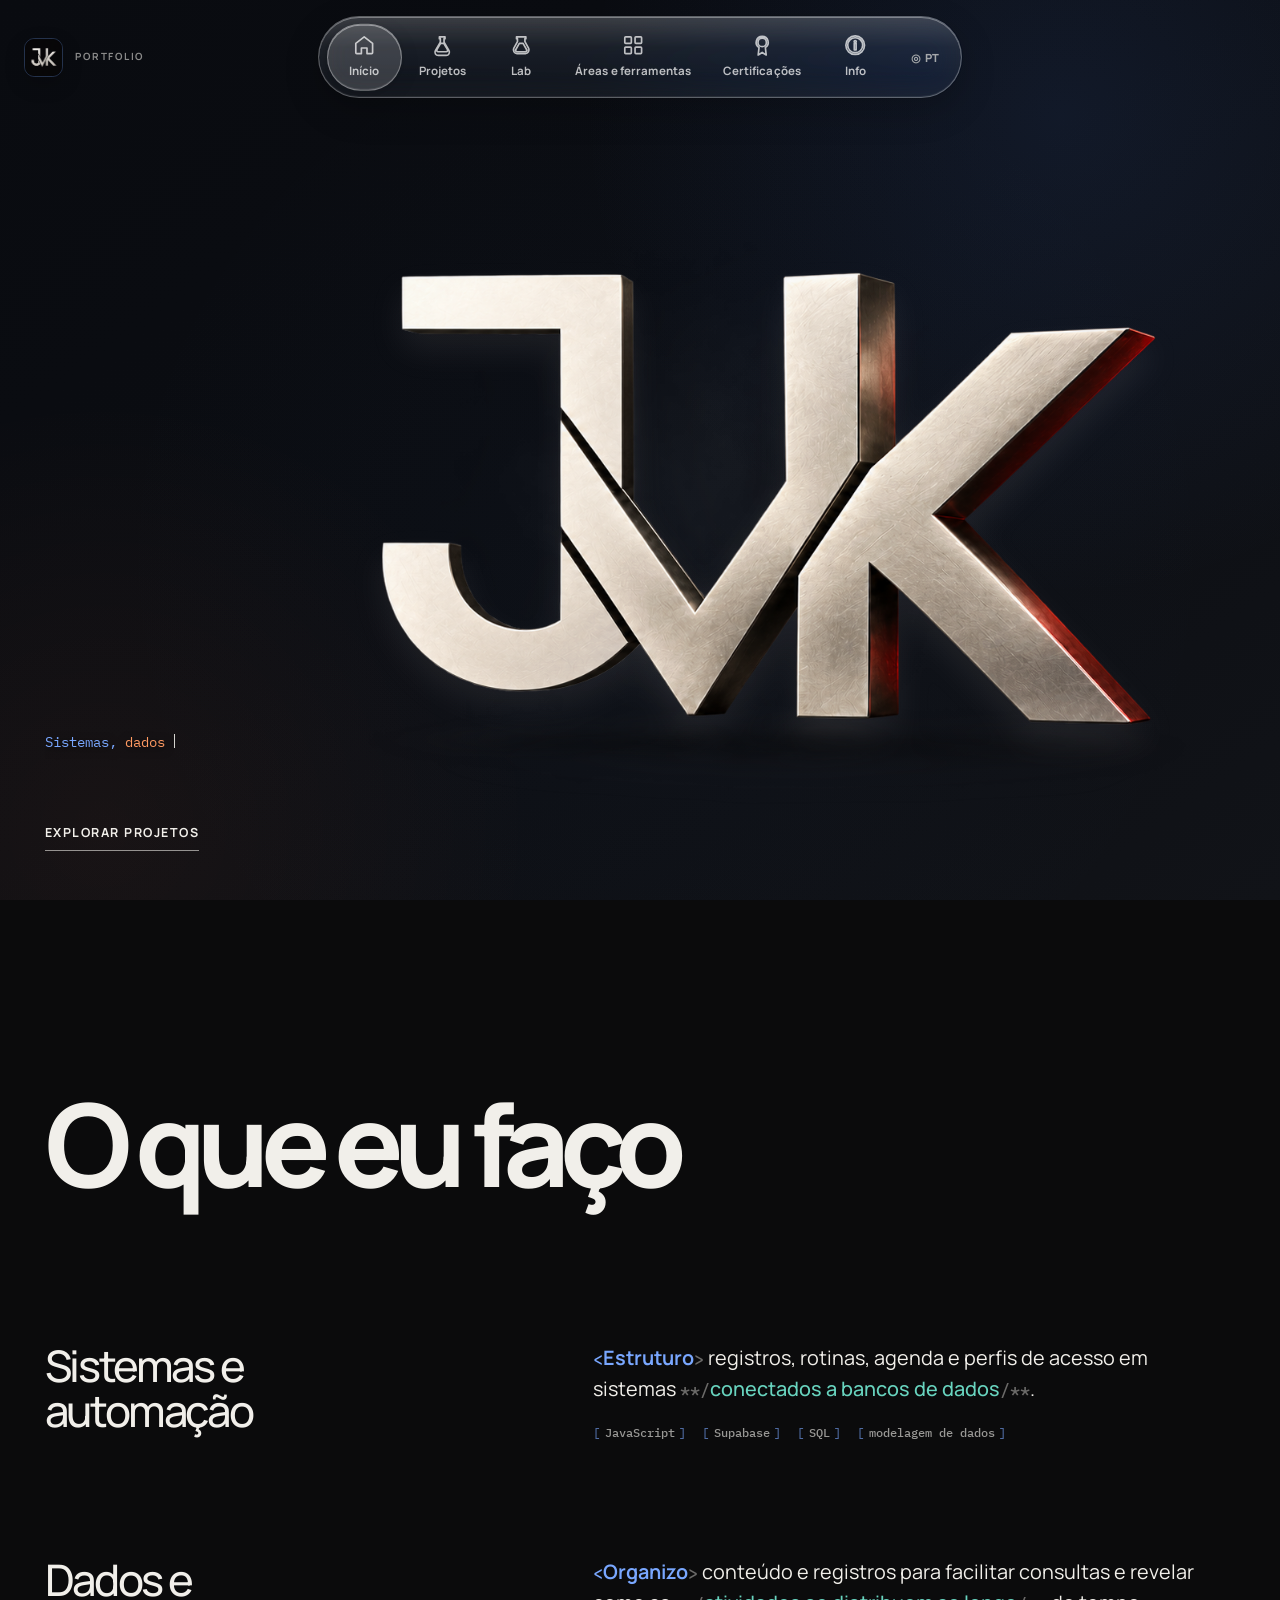
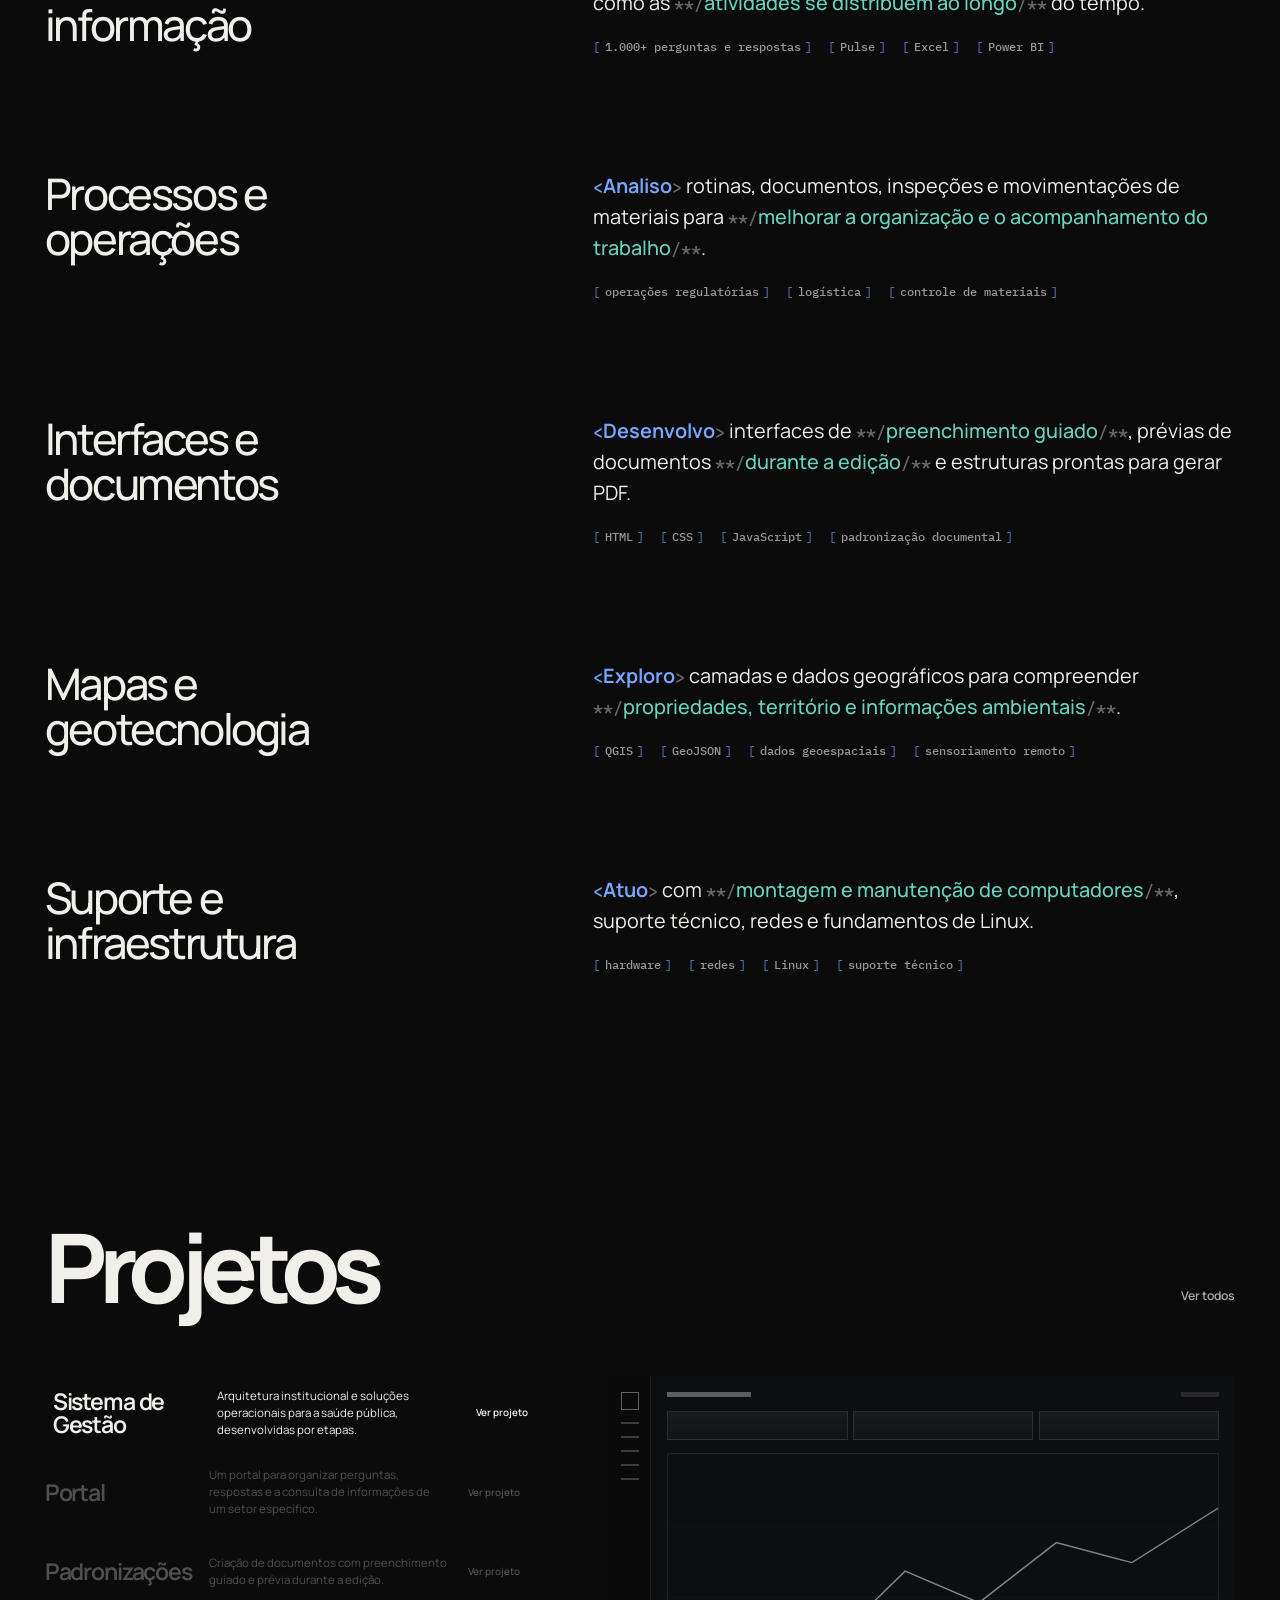
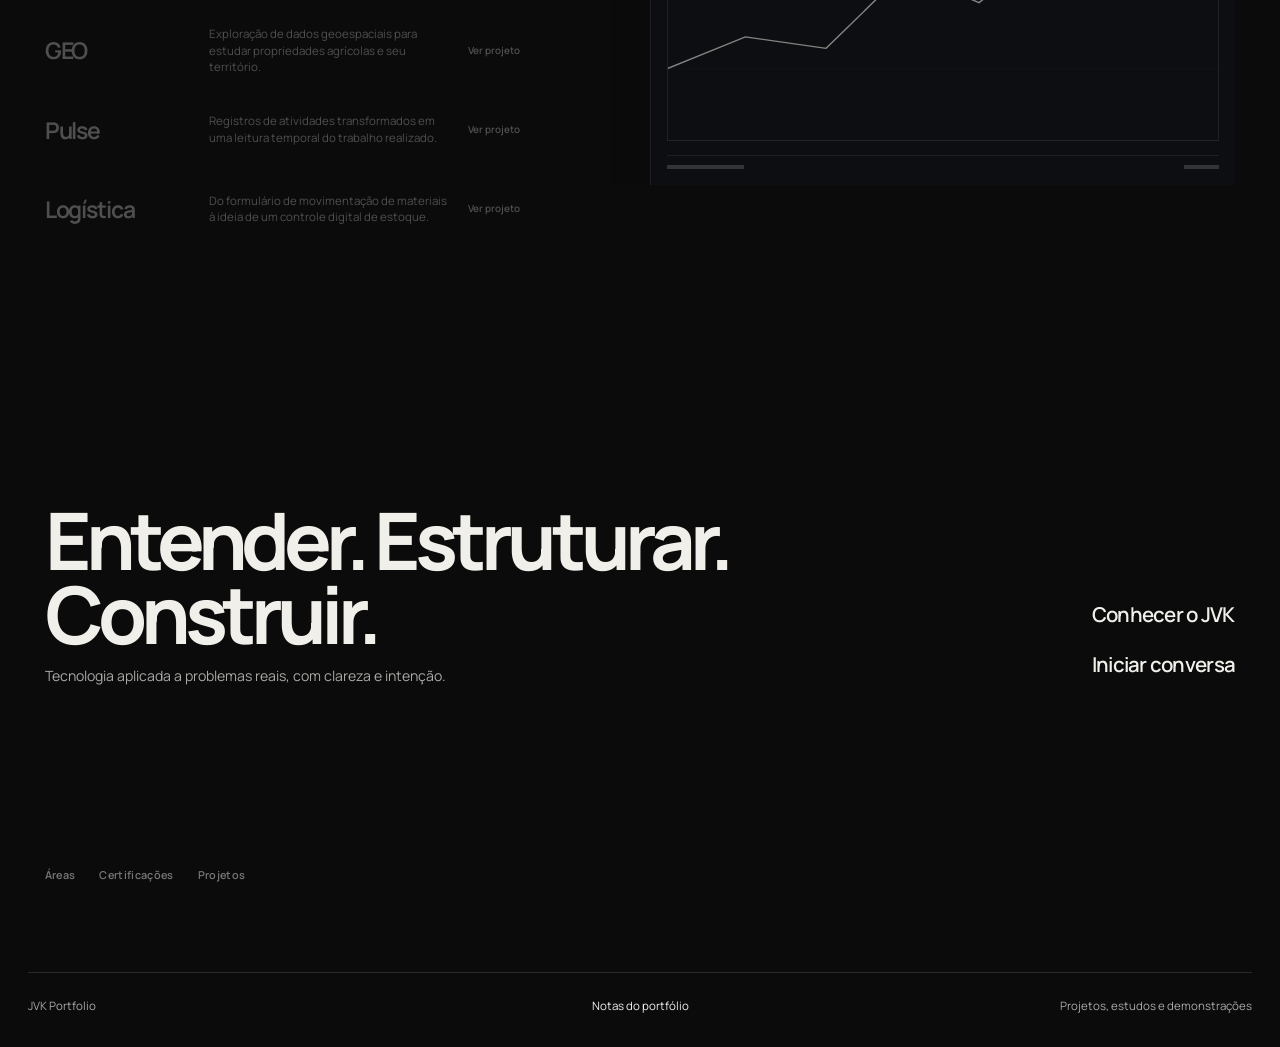
<file: index.html>
<!doctype html>
<html lang="pt-BR">
  <head>
    <meta charset="UTF-8" />
    <meta name="viewport" content="width=device-width, initial-scale=1.0" />
    <meta name="description" content="JVK Portfolio — projetos, demonstrações públicas e áreas de trabalho." />
    <meta property="og:title" content="JVK Portfolio" />
    <meta property="og:description" content="Projetos, demonstrações públicas e áreas de trabalho." />
    <meta property="og:type" content="website" />
    <meta name="theme-color" content="#070a12" />
    <link rel="icon" href="favicon.svg?v=20260813" type="image/svg+xml" />
    <link rel="preconnect" href="https://fonts.googleapis.com" />
    <link rel="preconnect" href="https://fonts.gstatic.com" crossorigin />
    <link href="https://fonts.googleapis.com/css2?family=IBM+Plex+Mono:wght@400;500;600&family=Instrument+Serif:ital@0;1&family=Manrope:wght@400;500;600;700;800&family=Rye&display=swap" rel="stylesheet" />
    <link href="https://api.fontshare.com/v2/css?f[]=new-title@400,500,700&display=swap" rel="stylesheet" />
    <link rel="stylesheet" href="css/styles.css?v=20261015-teste3" />
    <title>JVK Portfolio</title>
    <script src="js/locales/pt-BR.js"></script>
    <script src="js/project-data.js?v=20261015-teste3"></script>
    <script src="js/lab-data.js"></script>
    <script src="js/site-config.js"></script>
    <script src="js/analytics.js"></script>
  </head>
  <body>
    <div class="signal-field" aria-hidden="true">
      <span class="branch branch-1"></span><span class="branch branch-2"></span><span class="branch branch-3"></span><span class="branch branch-4"></span>
      <span class="branch branch-5"></span><span class="branch branch-6"></span><span class="branch branch-7"></span><span class="branch branch-8"></span>
    </div>
    <a class="skip-link" href="#main-content" data-i18n="skip">Ir para o conteúdo</a>
    <noscript><p class="noscript">Este site precisa de JavaScript para carregar os idiomas e a navegação.</p></noscript>
    <header class="site-header">
      <a class="brand" href="#/" aria-label="JVK Portfolio"><img src="assets/jvk-monogram.png" alt="" /><span>Portfolio</span></a>
      <button class="menu-toggle" type="button" aria-expanded="false" aria-controls="site-navigation" data-i18n-aria="menu">Abrir menu</button>
      <nav id="site-navigation" class="site-navigation" aria-label="Navegação principal" data-i18n-aria="mainNav">
        <span class="nav-liquid-indicator" aria-hidden="true"></span>
        <a href="#/" data-route="home"><svg viewBox="0 0 24 24" aria-hidden="true"><path d="m3 10 9-7 9 7v10a1 1 0 0 1-1 1h-5v-6H9v6H4a1 1 0 0 1-1-1z" /></svg><span data-i18n="nav.home">Início</span></a>
        <a href="#/work" data-route="work"><svg viewBox="0 0 24 24" aria-hidden="true"><path d="M9 3h6v2h-1v3.8l5.3 9A3.5 3.5 0 0 1 16.3 23H7.7a3.5 3.5 0 0 1-3-5.2l5.3-9V5H9V3Zm1.3 7-4 6.8a1.5 1.5 0 0 0 1.3 2.2h8.8a1.5 1.5 0 0 0 1.3-2.2L13.7 10h-3.4Z" /></svg><span>Projetos</span></a>
        <a href="#/lab" data-route="lab"><svg viewBox="0 0 24 24" aria-hidden="true"><path d="M7 3h10v2h-1v3.2l4 7.2A4 4 0 0 1 16.5 21h-9A4 4 0 0 1 4 15.4l4-7.2V5H7V3Zm3 7-4.2 7.4A2 2 0 0 0 7.5 19h9a2 2 0 0 0 1.7-1.6L14 10h-4Z" /></svg><span>Lab</span></a>
        <a href="#/areas" data-route="areas"><svg viewBox="0 0 24 24" aria-hidden="true"><rect x="3" y="3" width="7" height="7" rx="1" /><rect x="14" y="3" width="7" height="7" rx="1" /><rect x="3" y="14" width="7" height="7" rx="1" /><rect x="14" y="14" width="7" height="7" rx="1" /></svg><span data-i18n="nav.areas">Áreas e ferramentas</span></a>
        <a href="#/certifications" data-route="certifications"><svg viewBox="0 0 24 24" aria-hidden="true"><path d="M12 2.5a6.5 6.5 0 0 0-3.4 12l-.9 8 4.3-2.7 4.3 2.7-.9-8A6.5 6.5 0 0 0 12 2.5Zm0 2a4.5 4.5 0 1 1 0 9 4.5 4.5 0 0 1 0-9Z" /></svg><span data-i18n="nav.certifications">Certificações</span></a>
        <a href="#/info" data-route="info"><svg viewBox="0 0 24 24" aria-hidden="true"><path d="M12 2a10 10 0 1 0 0 20 10 10 0 0 0 0-20Zm0 2a8 8 0 1 1 0 16 8 8 0 0 1 0-16Z" /><path d="M11 10h2v7h-2zM12 7a1.15 1.15 0 1 0 0 2.3A1.15 1.15 0 0 0 12 7Z" /></svg><span data-i18n="nav.info">Info</span></a>
        <button class="language-toggle" type="button" aria-expanded="false" aria-controls="language-menu"><span aria-hidden="true">◎</span> <span id="current-language">PT</span></button>
        <div id="language-menu" class="language-menu" hidden>
          <button type="button" data-language="pt-BR">Português</button>
        </div>
      </nav>
    </header>

    <main id="main-content" tabindex="-1"></main>

    <footer class="site-footer">
      <span>JVK Portfolio</span>
      <a href="#/legal" data-i18n="footer.legal">Legal e status de desenvolvimento</a>
      <span data-i18n="footer.local">Projetos, estudos e demonstrações</span>
    </footer>
    <script src="js/app.js?v=20261015-teste3" defer></script>
  </body>
</html>
</file>
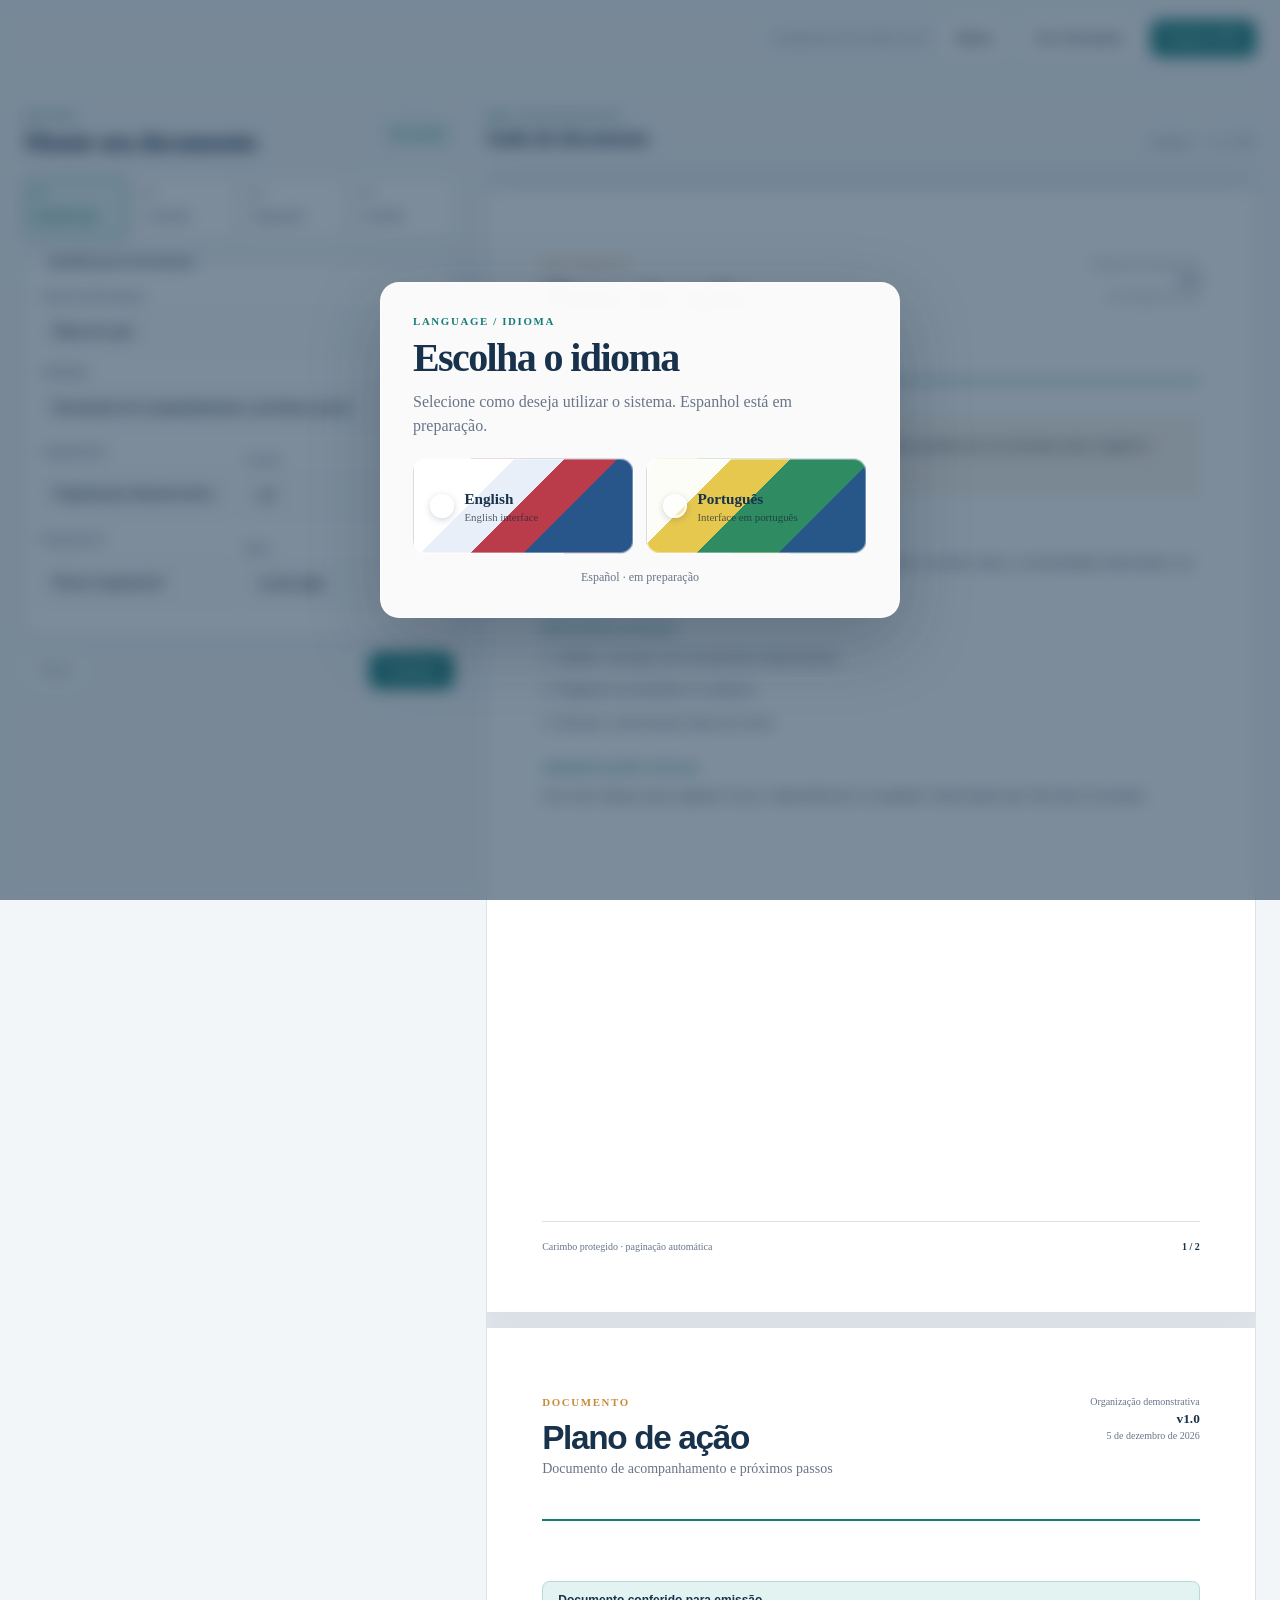
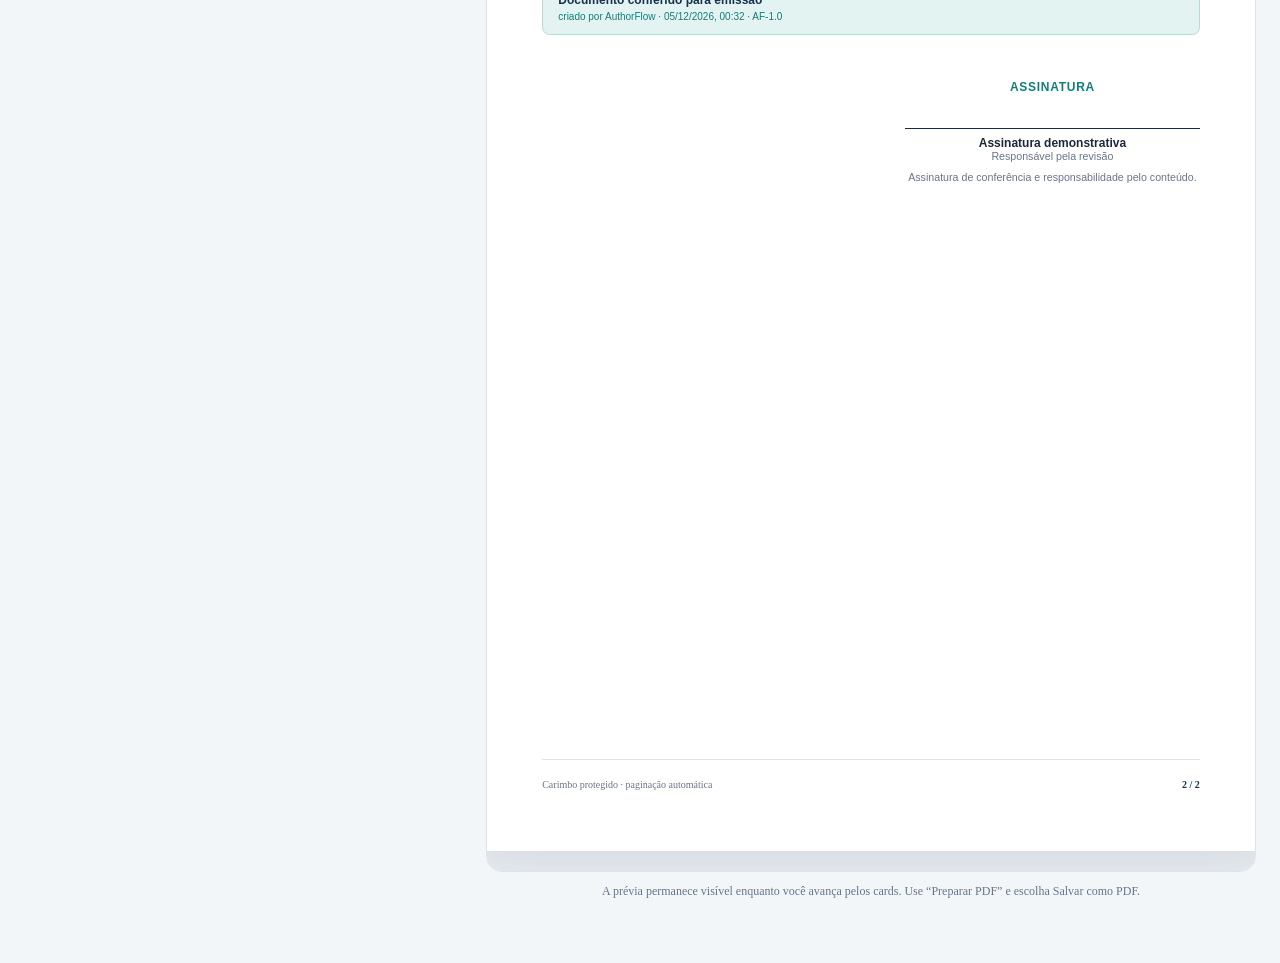
<file: projects/documento-vivo/index.html>
<!doctype html>
<html lang="pt-BR">
  <head>
    <meta charset="UTF-8" />
    <meta name="viewport" content="width=device-width, initial-scale=1.0" />
    <meta name="description" content="AuthorFlow: editor de documentos com pré-visualização e impressão em PDF." />
    <title>AuthorFlow — Editor de documentos</title>
    <link rel="icon" href="../../favicon.svg?v=20260815" type="image/svg+xml" />
    <link rel="stylesheet" href="css/styles.css" />
    <script src="js/app.js" defer></script>
  </head>
  <body>
    <a class="skip-link" href="#document-editor" data-i18n="skip">Ir para o editor</a>
    <div class="app-shell">
      <header class="topbar">
        <div class="topbar-actions">
          <span class="save-state" id="save-state" aria-live="polite" data-i18n="draft">Rascunho desta sessão</span>
          <button class="button button-quiet" type="button" data-action="language" data-i18n="language">Idioma</button>
          <button class="button button-quiet" type="button" data-action="clear" data-i18n="newDocument">Novo documento</button>
          <button class="button button-primary" type="button" data-action="print" data-i18n="preparePdf">Preparar PDF</button>
        </div>
      </header>

      <main id="document-editor" class="workspace">
        <section class="editor-panel" aria-labelledby="editor-title">
          <div class="panel-heading">
            <div>
              <p class="eyebrow" data-i18n="editor">EDITOR</p>
              <h1 id="editor-title" data-i18n="buildDocument">Monte seu documento</h1>
            </div>
            <span class="live-pill"><i aria-hidden="true"></i><span data-i18n="live">Ao vivo</span></span>
          </div>

          <nav class="stepper" aria-label="Etapas do editor" data-i18n-aria-label="steps">
            <button class="step-button is-active" type="button" data-step-target="0"><span>01</span><strong data-i18n="stepIdentity">Identificação</strong></button>
            <button class="step-button" type="button" data-step-target="1"><span>02</span><strong data-i18n="stepContent">Conteúdo</strong></button>
            <button class="step-button" type="button" data-step-target="2"><span>03</span><strong data-i18n="stepTypography">Tipografia</strong></button>
            <button class="step-button" type="button" data-step-target="3"><span>04</span><strong data-i18n="stepStamp">Carimbo</strong></button>
          </nav>

          <form id="document-form" autocomplete="off">
            <fieldset class="step-card" data-step-card="0">
              <legend data-i18n="identityLegend">Identificação do documento</legend>
              <label><span data-i18n="documentName">Nome do documento</span><input name="title" type="text" value="Plano de ação" maxlength="90" /></label>
              <label><span data-i18n="subtitle">Subtítulo</span><input name="subtitle" type="text" value="Documento de acompanhamento e próximos passos" maxlength="120" /></label>
              <div class="form-grid">
                <label><span data-i18n="organization">Organização</span><input name="organization" type="text" value="Organização demonstrativa" maxlength="80" /></label>
                <label><span data-i18n="version">Versão</span><input name="version" type="text" value="1.0" maxlength="20" /></label>
              </div>
              <div class="form-grid">
                <label><span data-i18n="author">Responsável</span><input name="author" type="text" value="Pessoa responsável" maxlength="80" /></label>
                <label><span data-i18n="date">Data</span><input name="date" type="date" /></label>
              </div>
            </fieldset>

            <fieldset class="step-card" data-step-card="1" hidden>
              <legend data-i18n="contentLegend">Conteúdo principal</legend>
              <div class="field-toolbar"><label><span data-i18n="summaryType">Tipo do resumo</span><select name="summaryType"><option value="normal" selected data-i18n="normalText">Texto normal</option><option value="title" data-i18n="titleText">Título</option><option value="notice" data-i18n="noticeText">Aviso</option></select></label><span class="field-note" data-i18n="typeHelp">A escolha altera o tratamento visual do bloco.</span></div>
              <label><span data-i18n="summary">Resumo executivo</span><textarea name="summary" rows="4" maxlength="700">Este documento organiza as decisões, entregas e próximos passos em um formato único, legível e pronto para compartilhamento.</textarea></label>
              <div class="field-toolbar"><label><span data-i18n="contextType">Tipo do contexto</span><select name="contextType"><option value="normal" selected data-i18n="normalText">Texto normal</option><option value="title" data-i18n="titleText">Título</option><option value="notice" data-i18n="noticeText">Aviso</option></select></label></div>
              <label><span data-i18n="context">Contexto</span><textarea name="context" rows="6" maxlength="1400">Registre aqui o contexto que deu origem ao documento. Inclua o cenário atual, a necessidade observada e as pessoas envolvidas.</textarea></label>
              <div class="field-toolbar"><label><span data-i18n="nextStepsType">Tipo dos próximos passos</span><select name="nextStepsType"><option value="normal" selected data-i18n="normalText">Texto normal</option><option value="title" data-i18n="titleText">Título</option><option value="notice" data-i18n="noticeText">Aviso</option></select></label></div>
              <label><span data-i18n="nextSteps">Próximos passos</span><textarea name="nextSteps" rows="6" maxlength="1400">1. Validar o escopo com as pessoas responsáveis.
2. Registrar as decisões no sistema.
3. Revisar o documento antes do envio.</textarea></label>
              <div class="field-toolbar"><label><span data-i18n="notesType">Tipo das observações</span><select name="notesType"><option value="normal" selected data-i18n="normalText">Texto normal</option><option value="title" data-i18n="titleText">Título</option><option value="notice" data-i18n="noticeText">Aviso</option></select></label></div>
              <label><span data-i18n="notes">Observações finais</span><textarea name="notes" rows="5" maxlength="1100">Use este espaço para registrar riscos, dependências ou qualquer observação que não deva se perder.</textarea></label>
            </fieldset>

            <fieldset class="step-card" data-step-card="2" hidden>
              <legend data-i18n="typographyLegend">Tipografia do documento</legend>
              <div class="form-grid">
                <label><span data-i18n="documentFont">Fonte dos textos</span><select name="documentFont"><option value="arial" selected data-i18n="arial">Arial</option><option value="times" data-i18n="times">Times New Roman</option></select></label>
                <label><span data-i18n="systemFont">Fonte do sistema</span><input type="text" value="Author" readonly /></label>
              </div>
              <p class="field-note" data-i18n="fontHelp">A interface usa Author como família principal. A fonte escolhida é aplicada ao conteúdo gerado.</p>
            </fieldset>

            <fieldset class="step-card" data-step-card="3" hidden>
              <legend data-i18n="stampLegend">Carimbo e assinatura</legend>
              <label><span data-i18n="stampText">Texto configurável do carimbo</span><input name="stampText" type="text" value="Documento conferido para emissão" maxlength="100" /></label>
              <div class="form-grid"><label><span data-i18n="signature">Assinatura</span><input name="signatureName" type="text" value="Assinatura demonstrativa" maxlength="80" /></label><label><span data-i18n="role">Função / cargo</span><input name="signatureRole" type="text" value="Responsável pela revisão" maxlength="80" /></label></div>
              <label><span data-i18n="signatureNote">Observação da assinatura</span><textarea name="signatureNote" rows="2" maxlength="180">Assinatura de conferência e responsabilidade pelo conteúdo.</textarea></label>
              <div class="stamp-card"><span class="stamp-icon" aria-hidden="true">✓</span><div><strong data-i18n="stampConfigTitle">Carimbo 85% configurável</strong><p data-i18n="stampConfigText">Texto, assinatura e função vêm do formulário. Os 15% protegidos pelo código preservam a identificação do sistema, data/hora e paginação.</p></div></div>
            </fieldset>

            <div class="step-actions"><button class="button button-quiet" type="button" data-action="previous" data-i18n="previous">Voltar</button><button class="button button-primary" type="button" data-action="next" data-i18n="next">Continuar</button></div>
          </form>
        </section>

        <section class="preview-panel" aria-labelledby="preview-title">
          <div class="preview-toolbar">
            <div><p class="eyebrow" data-i18n="preview">PRÉ-VISUALIZAÇÃO</p><h2 id="preview-title" data-i18n="documentOutput">Saída do documento</h2></div>
            <div class="preview-meta"><span id="page-count">1 página</span><span class="dot">•</span><span data-i18n="a4Pdf">A4 · PDF</span></div>
          </div>
          <div id="preview" class="preview-pages" aria-live="polite"></div>
          <p class="preview-help" data-i18n="previewHelp">A prévia permanece visível enquanto você avança pelos cards. Use “Preparar PDF” e escolha Salvar como PDF.</p>
        </section>
      </main>
    </div>

    <div id="language-modal" class="language-modal" role="dialog" aria-modal="true" aria-labelledby="language-title">
      <div class="language-card">
        <p class="eyebrow">LANGUAGE / IDIOMA</p>
        <h1 id="language-title" data-i18n="languageTitle">Escolha o idioma</h1>
        <p data-i18n="languageCopy">Selecione como deseja utilizar o sistema. Espanhol está em preparação.</p>
        <div class="language-options">
          <button class="language-option english" type="button" data-locale="en"><span class="language-swatch" aria-hidden="true"></span><strong data-i18n="english">English</strong><small data-i18n="englishHint">English interface</small></button>
          <button class="language-option portuguese" type="button" data-locale="pt"><span class="language-swatch" aria-hidden="true"></span><strong data-i18n="portuguese">Português</strong><small data-i18n="portugueseHint">Interface em português</small></button>
        </div>
        <p class="language-preparing" data-i18n="spanishPreparing">Español · em preparação</p>
      </div>
    </div>
    <div id="toast" class="toast" role="status" aria-live="polite"></div>
  </body>
</html>
</file>
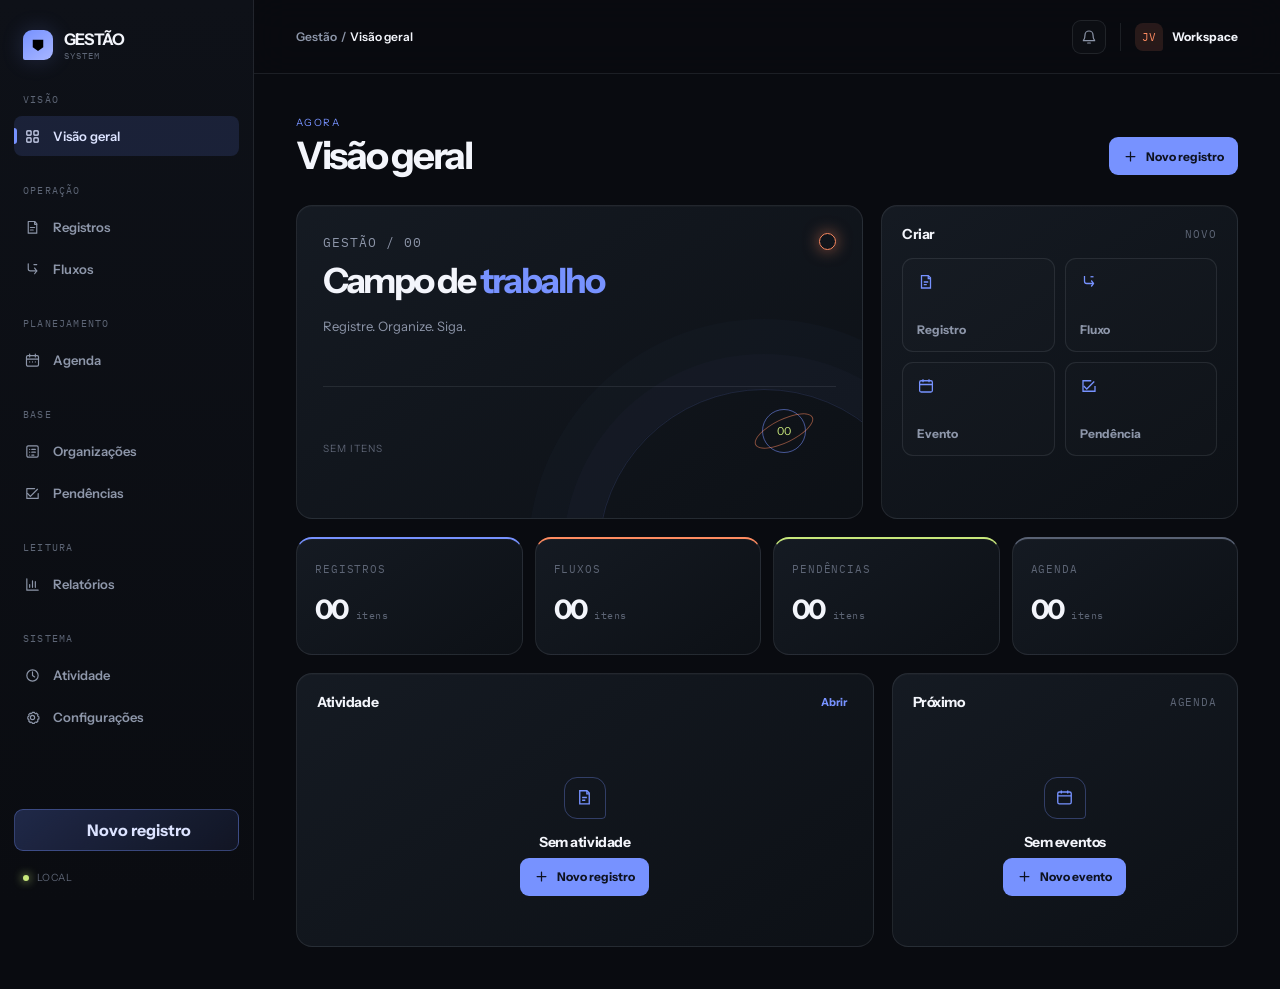
<file: projects/management-system/index.html>
<!doctype html>
<html lang="pt-BR">
  <head>
    <meta charset="utf-8">
    <meta name="viewport" content="width=device-width, initial-scale=1">
    <meta name="theme-color" content="#090b10">
    <meta name="description" content="Sistema de Gestão — ambiente de demonstração.">
    <link rel="icon" href="../../favicon.svg" type="image/svg+xml">
    <link rel="stylesheet" href="css/base.css">
    <link rel="stylesheet" href="css/layout.css">
    <link rel="stylesheet" href="css/components.css">
    <title>Sistema de Gestão</title>
  </head>
  <body>
    <div id="app" class="app-boot" aria-live="polite"></div>
    <div id="overlay-root" aria-live="polite"></div>
    <div id="toast-root" aria-live="polite" aria-atomic="true"></div>
    <script defer src="js/core/icons.js"></script>
    <script defer src="js/core/store.js"></script>
    <script defer src="js/modules/views.js"></script>
    <script defer src="js/app.js"></script>
  </body>
</html>
</file>
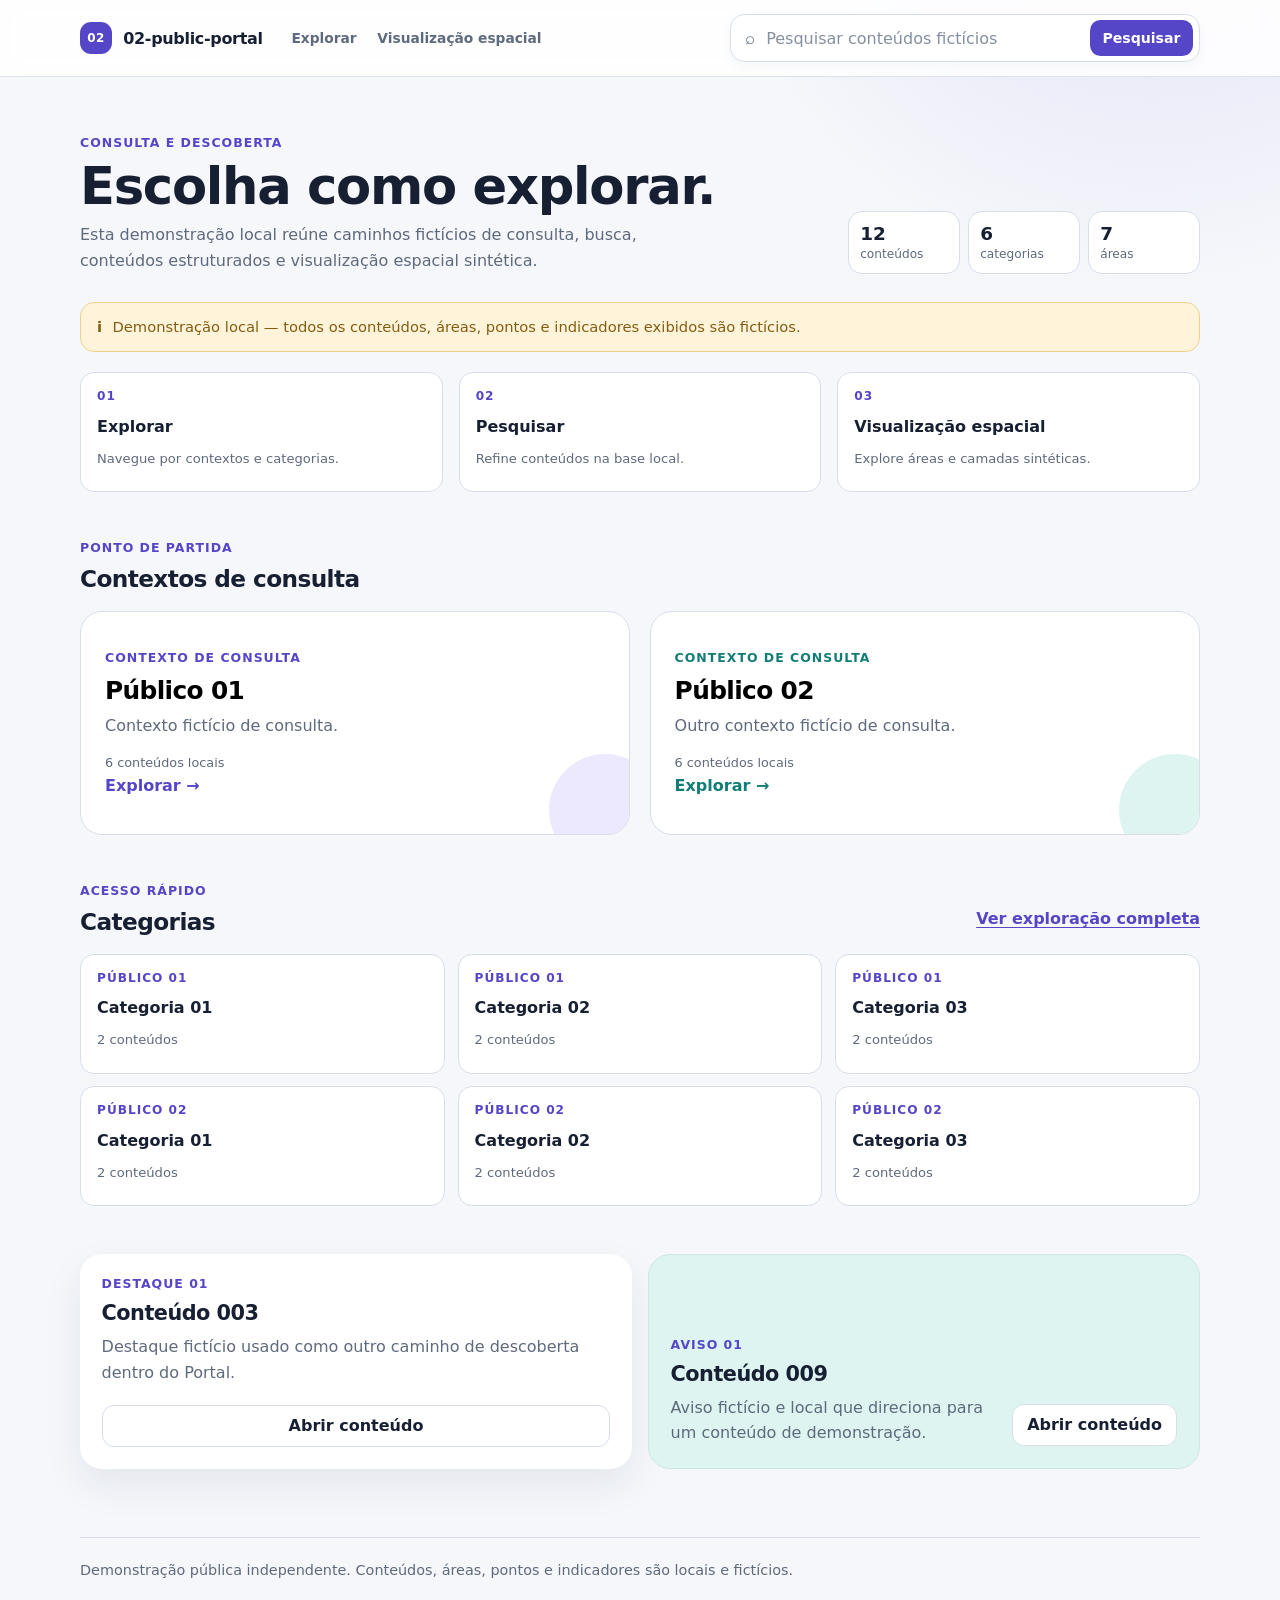
<file: projects/public-portal/index.html>
<!doctype html>
<html lang="pt-BR">
  <head>
    <meta charset="UTF-8" />
    <meta name="viewport" content="width=device-width, initial-scale=1.0" />
    <link rel="icon" href="../../favicon.svg?v=20260813" type="image/svg+xml" />
    <meta
      name="description"
      content="Demonstração local de organização, busca e navegação contextual de informações fictícias."
    />
    <title>02-public-portal — Demonstração local</title>
    <link rel="stylesheet" href="css/base.css" />
    <link rel="stylesheet" href="css/layout.css" />
    <link rel="stylesheet" href="css/components.css" />
    <script src="js/fixtures.js" defer></script>
    <script src="js/state.js" defer></script>
    <script src="js/search.js" defer></script>
    <script src="js/router.js" defer></script>
    <script src="js/app.js" defer></script>
  </head>
  <body>
    <a class="skip-link" href="#main-content">Ir para o conteúdo</a>
    <div id="app"></div>
  </body>
</html>
</file>
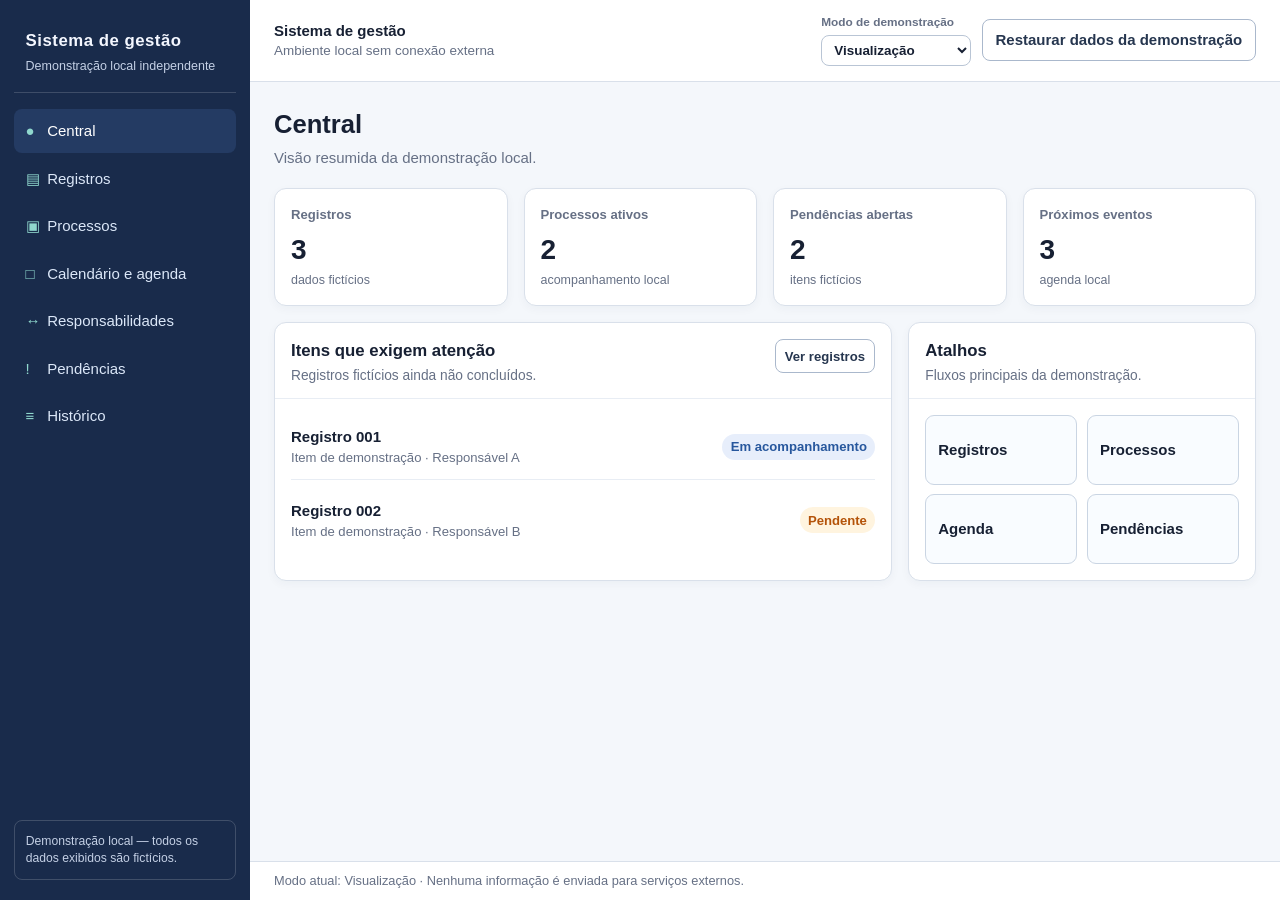
<file: _archive/legacy-demos/management-system/index.html>
<!doctype html>
<html lang="pt-BR">
  <head>
    <meta charset="utf-8">
    <meta name="viewport" content="width=device-width, initial-scale=1">
    <link rel="icon" href="../../favicon.svg?v=20260813" type="image/svg+xml">
    <meta name="description" content="Demonstração local de um sistema de gestão com dados fictícios.">
    <title>Sistema de gestão — demonstração local</title>
    <link rel="stylesheet" href="css/base.css">
    <link rel="stylesheet" href="css/layout.css">
    <link rel="stylesheet" href="css/components.css">
  </head>
  <body>
    <div id="app" class="app-loading" aria-live="polite">Carregando demonstração local…</div>
    <div id="modalRoot" aria-live="polite"></div>
    <div id="toastRoot" class="toast-root" aria-live="polite" aria-atomic="true"></div>

    <script src="js/fixtures.js"></script>
    <script src="js/state.js"></script>
    <script src="js/storage.js"></script>
    <script src="js/permissions.js"></script>
    <script src="js/modules/dashboard.js"></script>
    <script src="js/modules/records.js"></script>
    <script src="js/modules/processes.js"></script>
    <script src="js/modules/calendar.js"></script>
    <script src="js/modules/responsibilities.js"></script>
    <script src="js/modules/pendencies.js"></script>
    <script src="js/modules/history.js"></script>
    <script src="js/app.js"></script>
  </body>
</html>
</file>
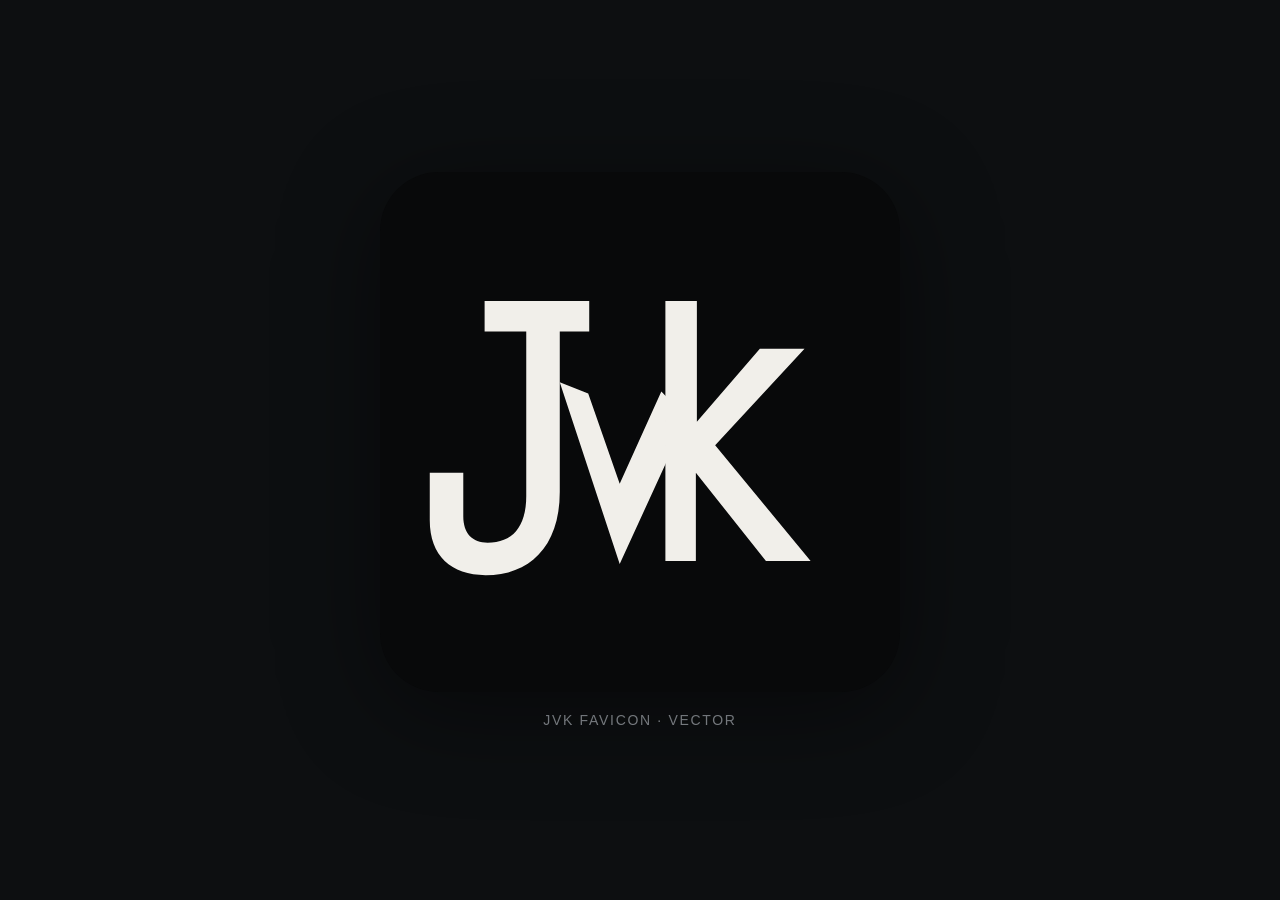
<file: jvk_favicon.html>
<!DOCTYPE html>
<html lang="pt-BR">
<head>
  <meta charset="UTF-8" />
  <meta name="viewport" content="width=device-width, initial-scale=1" />
  <title>JVK Favicon</title>

  <!-- Favicon inline: o mesmo desenho usado na página -->
  <link rel="icon" type="image/svg+xml"
        href='data:image/svg+xml;utf8,
        <svg xmlns="http://www.w3.org/2000/svg" viewBox="0 0 512 512">
          <rect width="512" height="512" rx="58" fill="%2308090A"/>
          <g fill="%23F1EFEA">
            <path d="M103 127H206V157H177V315C177 370 146 397 104 397C70 397 49 378 49 343V296H82V339C82 356 91 365 106 365C130 365 144 350 144 319V157H103Z"/>
            <path d="M177 207L236 386L302 242L277 216L236 307L205 218Z"/>
            <path d="M281 127H312V246L374 174H418L330 269L424 383H380L311 296L311 383H281Z"/>
          </g>
        </svg>' />
  <style>
    :root{
      --bg:#08090a;
      --fg:#f1efea;
      --page:#0d0f11;
      --muted:#8f949a;
    }
    *{box-sizing:border-box}
    body{
      margin:0;
      min-height:100vh;
      display:grid;
      place-items:center;
      background:var(--page);
      font-family:Arial,Helvetica,sans-serif;
      color:var(--fg);
    }
    .wrap{
      display:grid;
      gap:20px;
      justify-items:center;
    }
    .icon{
      width:min(72vw,520px);
      aspect-ratio:1;
      display:block;
      filter:drop-shadow(0 18px 50px rgba(0,0,0,.45));
    }
    .label{
      color:var(--muted);
      font-size:14px;
      letter-spacing:.12em;
      text-transform:uppercase;
    }
  </style>
</head>
<body>
  <main class="wrap">
    <svg class="icon" viewBox="0 0 512 512" role="img" aria-label="JVK monogram">
      <rect width="512" height="512" rx="58" fill="#08090A"/>

      <!-- J -->
      <path fill="#F1EFEA"
            d="M103 127H206V157H177V315C177 370 146 397 104 397C70 397 49 378 49 343V296H82V339C82 356 91 365 106 365C130 365 144 350 144 319V157H103Z"/>

      <!-- V -->
      <path fill="#F1EFEA"
            d="M177 207L236 386L302 242L277 216L236 307L205 218Z"/>

      <!-- K -->
      <path fill="#F1EFEA"
            d="M281 127H312V246L374 174H418L330 269L424 383H380L311 296L311 383H281Z"/>
    </svg>

    <div class="label">JVK favicon · vector</div>
  </main>
</body>
</html>
</file>
<file: css/styles.css>
:root {
  --void: #0b0b0c;
  --void-soft: #141416;
  --surface: rgba(24, 24, 27, .8);
  --surface-deep: #171719;
  --line: rgba(225, 223, 215, .14);
  --line-bright: rgba(225, 223, 215, .36);
  --ink: #f1efea;
  --muted: #aaa9a5;
  --cyan: #79a7ff;
  --violet: #aa96ff;
  --coral: #ff9a62;
  --lime: #68d4bf;
  --blue-deep: #0b1424;
  --blue: #79a7ff;
  --orange: #ff9a62;
  --teal: #68d4bf;
  --purple: #aa96ff;
  --max: 1280px;
  --font-display: "Instrument Serif", "Bodoni 72", Didot, Georgia, serif;
  --font-sans: "Manrope", "Avenir Next", sans-serif;
  --font-mono: "IBM Plex Mono", monospace;
}

* { box-sizing: border-box; }
html { min-width: 320px; scroll-behavior: smooth; background: var(--void); }
body { min-width: 320px; margin: 0; overflow-x: hidden; background: var(--void); color: var(--ink); font: 16px/1.65 var(--font-sans); isolation: isolate; }
body::before, body::after { position: fixed; z-index: -2; inset: 0; pointer-events: none; content: ""; }
body::before { background:
  radial-gradient(circle at 83% 13%, rgba(66, 113, 205, .12), transparent 30rem),
  radial-gradient(circle at 8% 92%, rgba(255, 128, 70, .055), transparent 27rem),
  radial-gradient(circle at 52% 62%, rgba(62, 112, 183, .035), transparent 35rem),
  linear-gradient(145deg, #090b10, #0b0d12 48%, #111318); }
body::after { z-index: -1; opacity: .32; background-image: linear-gradient(rgba(121,167,255,.022) 1px, transparent 1px), linear-gradient(90deg, rgba(255,255,255,.016) 1px, transparent 1px); background-size: 4.5rem 4.5rem; mask-image: linear-gradient(to bottom, black, transparent 85%); }
button, a { font: inherit; }
button { cursor: pointer; }
a { color: inherit; text-decoration: none; }
:focus-visible { outline: 2px solid var(--cyan); outline-offset: 4px; }

.signal-field { position: fixed; z-index: -1; inset: 0; overflow: hidden; pointer-events: none; opacity: .13; transition: opacity .6s ease; }
.branch { position: absolute; display: block; width: 53vmax; height: 1px; transform-origin: 0 50%; background: linear-gradient(90deg, rgba(121,167,255,.38), rgba(121,167,255,.11) 45%, transparent 100%); }
.branch::before, .branch::after { position: absolute; height: 1px; transform-origin: 0 50%; background: linear-gradient(90deg, rgba(121,167,255,.25), transparent 95%); content: ""; }
.branch::before { top: 0; left: 34%; width: 21vmax; transform: rotate(-31deg); }
.branch::after { top: 0; left: 53%; width: 16vmax; transform: rotate(27deg); }
.branch-1 { top: 8%; left: -9%; transform: rotate(24deg); }.branch-1::before { transform: rotate(38deg); }.branch-1::after { transform: rotate(-42deg); }
.branch-2 { bottom: 8%; left: -13%; transform: rotate(-27deg); }.branch-2::before { transform: rotate(29deg); }.branch-2::after { transform: rotate(-35deg); }
.branch-3 { top: -4%; right: -10%; transform-origin: 100% 50%; transform: rotate(153deg); }.branch-3::before { transform: rotate(-35deg); }.branch-3::after { transform: rotate(34deg); }
.branch-4 { bottom: 11%; right: -12%; transform-origin: 100% 50%; transform: rotate(204deg); }.branch-4::before { transform: rotate(32deg); }.branch-4::after { transform: rotate(-31deg); }
.branch-5 { top: 43%; left: -24%; width: 45vmax; transform: rotate(9deg); }.branch-5::before { transform: rotate(44deg); }.branch-5::after { transform: rotate(-26deg); }
.branch-6 { top: 65%; right: -20%; width: 42vmax; transform-origin: 100% 50%; transform: rotate(174deg); }.branch-6::before { transform: rotate(-38deg); }.branch-6::after { transform: rotate(29deg); }
.branch-7 { top: 21%; left: 36%; width: 36vmax; transform: rotate(109deg); opacity: .55; }.branch-7::before { transform: rotate(-34deg); }.branch-7::after { transform: rotate(31deg); }
.branch-8 { bottom: -12%; left: 19%; width: 38vmax; transform: rotate(-72deg); opacity: .5; }.branch-8::before { transform: rotate(37deg); }.branch-8::after { transform: rotate(-30deg); }
.branch::after { width: 16vmax; }
body[data-view="home"] .signal-field { opacity: .27; }
body[data-view="home"] .branch:nth-child(3n) { background: linear-gradient(90deg, rgba(255,154,98,.24), rgba(255,154,98,.06) 45%, transparent 100%); }
body[data-view="home"] .branch:nth-child(3n)::before, body[data-view="home"] .branch:nth-child(3n)::after { background: linear-gradient(90deg, rgba(255,154,98,.18), transparent 95%); }

.skip-link { position: fixed; z-index: 30; top: 1rem; left: 1rem; padding: .6rem .85rem; border-radius: .25rem; background: var(--cyan); color: #07101d; font-weight: 800; transform: translateY(-220%); }
.skip-link:focus { transform: translateY(0); }
.noscript { position: relative; z-index: 2; margin: 0; padding: 1rem; background: var(--coral); color: #26120d; }

.site-header { position: sticky; z-index: 10; top: 0; display: grid; grid-template-columns: 1fr auto 1fr; align-items: center; min-height: 5.4rem; padding: 1rem max(1.5rem, calc((100vw - var(--max)) / 2)); border-bottom: 1px solid var(--line); background: rgba(9, 11, 16, .78); backdrop-filter: blur(20px) saturate(112%); }
.brand { display: inline-flex; align-items: center; width: fit-content; gap: .6rem; color: var(--ink); font-family: var(--font-display); font-size: 1.18rem; font-weight: 400; letter-spacing: -.04em; }
.brand img { display: block; width: 2.25rem; height: 2.25rem; border-radius: .35rem; object-fit: cover; }
.brand span { color: var(--muted); font: 700 .6rem/1 var(--font-sans); letter-spacing: .18em; text-transform: uppercase; }
.site-navigation { display: flex; grid-column: 3; justify-content: flex-end; align-items: center; gap: 1.3rem; }
.site-navigation > a { position: relative; color: var(--muted); font-size: .76rem; font-weight: 700; letter-spacing: .03em; }
.site-navigation > a:hover, .site-navigation > a[aria-current=page] { color: var(--ink); }
.site-navigation > a[aria-current=page] { color: var(--ink); text-decoration: underline; text-decoration-thickness: 1px; text-underline-offset: .45rem; }
.site-navigation > a[aria-current=page] svg { fill: currentColor; stroke: none; }
.site-navigation > a[data-route="info"][aria-current=page] svg path:last-child { fill: var(--void); }
.site-navigation > a[aria-current=page]::before { content: none; }
.language-toggle, .menu-toggle { border: 1px solid var(--line); border-radius: 999px; padding: .45rem .75rem; background: rgba(255,255,255,.03); color: var(--ink); font: 800 .7rem/1 var(--font-sans); letter-spacing: .08em; }
.language-toggle:hover, .menu-toggle:hover { border-color: var(--line-bright); background: rgba(225,223,215,.06); }
.language-menu { position: absolute; top: 3rem; right: 0; display: grid; min-width: 9.5rem; padding: .35rem; border: 1px solid var(--line); border-radius: .6rem; background: #1a1a1c; box-shadow: 0 18px 45px #000a; }
.language-menu[hidden] { display: none; }
.language-menu button { border: 0; border-radius: .35rem; padding: .65rem; background: transparent; color: var(--ink); text-align: left; }
.language-menu button:hover { background: rgba(225,223,215,.08); }
.menu-toggle { display: none; grid-column: 3; justify-self: end; }

main, .site-footer { position: relative; z-index: 1; }
main { min-height: calc(100vh - 9.5rem); }
.page { width: min(var(--max), calc(100% - 3.5rem)); margin: auto; padding: clamp(4.5rem, 9vw, 9rem) 0 7rem; animation: reveal-page .72s cubic-bezier(.2,.8,.2,1) both; }
.eyebrow, .project-index, .status, .tool-groups h3, .detail-sections h2, .process-section h2 { font-family: var(--font-mono); font-weight: 800; letter-spacing: .14em; text-transform: uppercase; }
.eyebrow { display: flex; align-items: center; gap: .6rem; margin: 0 0 1.25rem; color: var(--cyan); font-size: .69rem; }
.eyebrow::before { content: none; }

.hero { position: relative; display: grid; grid-template-columns: minmax(0, 1.18fr) minmax(190px, .42fr) minmax(220px, .44fr); align-items: end; gap: clamp(2rem, 5vw, 5rem); min-height: 70vh; padding: 3rem 0; }
.hero > div { position: relative; }
.hero-title { grid-column: 1; grid-row: 1; }
.hero h1, .page-title, .project-detail h1 { font-family: var(--font-display); font-weight: 400; }
.hero h1 { max-width: 12ch; margin: 0; font-size: clamp(3.8rem, 7.6vw, 7.4rem); line-height: .91; letter-spacing: -.055em; word-spacing: .08em; text-wrap: balance; }
.hero h1 strong { color: var(--ink); font-weight: inherit; text-shadow: none; }
.hero-copy { grid-column: 1; grid-row: 2; max-width: 44rem; margin-top: 1.35rem; color: var(--muted); font-size: clamp(.98rem, 1.4vw, 1.08rem); }
.hero-copy p { max-width: 42rem; margin: 0 0 .9rem; }
.hero-aside { position: relative; grid-column: 2; grid-row: 1 / 3; align-self: end; margin: 0 0 .7rem; padding: 1.15rem 0 1.15rem 1.25rem; border-left: 1px solid var(--line-bright); color: var(--muted); font-size: .96rem; }
.hero-aside strong { display: block; margin-bottom: .5rem; color: var(--ink); font-size: 1rem; }
.hero-monogram { display: grid; grid-column: 3; grid-row: 1 / 3; place-items: end; align-self: center; margin: 0; }
.hero-monogram img { display: block; width: min(100%, 20rem); border-radius: 1.5rem; box-shadow: 0 25px 60px rgba(0,0,0,.3); }

.section { position: relative; margin-top: clamp(5rem, 12vw, 11rem); }
.section::before { content: none; }
.section-heading { display: flex; align-items: end; justify-content: space-between; gap: 1rem; margin-bottom: 2.25rem; }
.section-heading h2, .page-title { max-width: 15ch; margin: 0; font-family: var(--font-display); font-size: clamp(2.5rem, 5.4vw, 5rem); font-weight: 400; line-height: .92; letter-spacing: -.05em; word-spacing: .08em; }
.text-link { display: inline-flex; align-items: center; gap: .5rem; padding-bottom: .3rem; border-bottom: 1px solid var(--line-bright); color: var(--ink); font-size: .78rem; font-weight: 800; letter-spacing: .08em; text-transform: uppercase; }
.text-link:hover { color: var(--ink); border-color: var(--ink); }

.project-grid { display: grid; grid-template-columns: repeat(12, 1fr); gap: 1rem; }
.project-card { position: relative; grid-column: span 4; display: flex; min-height: 27rem; flex-direction: column; justify-content: space-between; overflow: hidden; padding: 1.55rem; border: 1px solid var(--line); background: linear-gradient(145deg, rgba(31,31,34,.9), rgba(12,12,14,.84)); transition: border-color .35s ease, transform .35s ease, background .35s ease; }
.project-card::before { position: absolute; z-index: -1; right: -30%; bottom: -28%; width: 18rem; height: 18rem; border: 1px solid rgba(224,222,215,.16); border-radius: 50%; box-shadow: 0 0 0 2.4rem rgba(224,222,215,.02), 0 0 0 5.1rem rgba(224,222,215,.012); content: ""; transition: transform .55s ease; }
.project-card:nth-child(2)::before { border-color: rgba(169,175,176,.24); box-shadow: 0 0 0 2.4rem rgba(169,175,176,.02), 0 0 0 5.1rem rgba(169,175,176,.012); }
.project-card:nth-child(3)::before { border-color: rgba(194,192,186,.22); box-shadow: 0 0 0 2.4rem rgba(194,192,186,.02), 0 0 0 5.1rem rgba(194,192,186,.012); }
.project-card:hover { border-color: var(--line-bright); background: linear-gradient(145deg, rgba(42,42,45,.92), rgba(18,18,20,.92)); transform: translateY(-7px); }
.project-card:hover::before { transform: scale(1.15); }
.project-index, .status { font-size: .68rem; }
.project-index { color: var(--cyan); }
.project-card h3, .project-row h2, .empty-state h2, .contact-card h2 { font-family: var(--font-display); }
.project-card h3 { max-width: 10ch; margin: 1.3rem 0; font-size: clamp(1.8rem, 2.7vw, 2.65rem); font-weight: 400; line-height: .96; letter-spacing: -.06em; }
.project-card p { max-width: 27rem; margin: 0; color: var(--muted); font-size: .91rem; }
.card-footer { display: flex; align-items: center; justify-content: space-between; gap: .5rem; margin-top: 2rem; padding-top: 1rem; border-top: 1px solid var(--line); }
.card-footer > span:last-child { color: var(--cyan); font-size: 1.35rem; }
.status { color: var(--muted); }
.status.available { color: var(--lime); }

.tool-groups { display: grid; grid-template-columns: repeat(4, 1fr); gap: 1px; border: 1px solid var(--line); background: var(--line); }
.tool-groups article, .empty-state, .contact-card, .legal-card { padding: 1.5rem; background: var(--surface-deep); }
.tool-groups article { min-height: 13rem; transition: background .25s ease; }
.tool-groups article:hover { background: #242426; }
.tool-groups h3 { margin: 0 0 2rem; color: var(--cyan); font-size: .7rem; }
.tool-groups ul { display: grid; gap: .55rem; margin: 0; padding: 0; list-style: none; color: var(--muted); font-size: .9rem; }
.tool-groups li::before { margin-right: .55rem; color: var(--violet); content: "↗"; }
.notice { display: flex; align-items: flex-start; gap: 1rem; max-width: 49rem; margin-top: 7rem; padding: 1.2rem 1.3rem; border: 1px solid var(--line); background: rgba(255,255,255,.018); }
.notice span { color: var(--cyan); }
.notice p, .page-header p { margin: 0; color: var(--muted); }

.page-header { position: relative; max-width: 54rem; padding-bottom: 2.6rem; }
.page-header::after { position: absolute; bottom: 0; left: 0; width: 16rem; height: 1px; background: linear-gradient(90deg, var(--cyan), transparent); content: ""; }
.page-header p { max-width: 42rem; margin-top: 1.5rem; font-size: 1.05rem; }
.filters { display: flex; flex-wrap: wrap; gap: .6rem; margin: 3rem 0 1.5rem; }
.filter { border: 1px solid var(--line); border-radius: 999px; padding: .65rem 1rem; background: transparent; color: var(--muted); font-size: .75rem; font-weight: 700; letter-spacing: .04em; }
.filter.is-active, .filter:hover { border-color: var(--line-bright); background: rgba(225,223,215,.07); color: var(--ink); }
.project-list { border-top: 1px solid var(--line); }
.project-row { position: relative; display: grid; grid-template-columns: 4rem minmax(180px, 1.05fr) minmax(260px, 1.7fr) 10rem 2rem; align-items: center; gap: 1.2rem; padding: 1.65rem 1rem; border-bottom: 1px solid var(--line); transition: background .25s ease, padding .25s ease; }
.project-row::before { position: absolute; top: 0; bottom: 0; left: 0; width: 2px; background: var(--cyan); content: ""; transform: scaleY(0); transition: transform .25s ease; }
.project-row:hover { padding-right: 1.4rem; padding-left: 1.45rem; background: rgba(225,223,215,.045); }
.project-row:hover::before { transform: scaleY(1); }
.project-row h2 { margin: 0; font-size: clamp(1.35rem, 2.2vw, 2.1rem); font-weight: 760; line-height: 1; letter-spacing: -.05em; }
.project-row p { margin: 0; color: var(--muted); font-size: .9rem; }
.project-row > span:last-child { color: var(--cyan); font-size: 1.3rem; }

.project-detail { display: grid; grid-template-columns: minmax(0, 1.2fr) minmax(280px, .6fr); gap: clamp(3rem, 9vw, 10rem); padding-top: 3.2rem; }
.project-detail > div:first-child { position: sticky; top: 8.5rem; align-self: start; }
.project-detail h1 { max-width: 8ch; margin: .35rem 0 1.6rem; font-size: clamp(3.6rem, 6.6vw, 6.3rem); line-height: .9; letter-spacing: -.075em; }
.hero-description { max-width: 42rem; color: var(--muted); font-size: 1.08rem; }
.detail-meta { display: grid; gap: .7rem; margin: 2.7rem 0 0; border-bottom: 1px solid var(--line); }
.detail-meta div { display: flex; justify-content: space-between; gap: 1rem; padding: .9rem 0; border-top: 1px solid var(--line); font-size: .82rem; }
.detail-meta span { color: var(--muted); }
.detail-sections { display: grid; gap: 1.8rem; }
.detail-sections section { padding: 0; }
.detail-sections h2 { margin: 0 0 .7rem; color: var(--ink); font: 400 1.45rem/1.15 var(--font-display); letter-spacing: -.025em; text-transform: none; }
.detail-sections p, .detail-sections li { color: var(--muted); }
.detail-sections ul { display: grid; gap: .35rem; margin: 0; padding-left: 1.1rem; }
.detail-sections li::marker { color: var(--violet); }
.demo-link { display: inline-flex; margin-top: .5rem; padding: .75rem 1rem; border: 1px solid var(--ink); background: var(--ink); color: #151516; font-size: .78rem; font-weight: 900; letter-spacing: .06em; text-transform: uppercase; transition: transform .2s ease, box-shadow .2s ease; }
.demo-link:hover { box-shadow: 0 0 26px rgba(225,223,215,.18); transform: translateY(-3px); }

.empty-state { position: relative; }
.empty-state::after, .contact-card::after { content: none; }
.empty-state h2, .contact-card h2, .legal-card h2 { margin: 0 0 .6rem; font-family: var(--font-display); font-size: 1.4rem; font-weight: 400; line-height: 1.05; letter-spacing: -.04em; }
.certification-grid, .contact-grid { display: grid; grid-template-columns: repeat(3, 1fr); gap: 1rem; margin-top: 3rem; }
.contact-card { position: relative; display: grid; min-height: 13rem; gap: 1.5rem; overflow: hidden; border: 1px solid var(--line); transition: border-color .25s ease, transform .25s ease; }
.contact-card:hover { border-color: var(--cyan); transform: translateY(-4px); }
.contact-card span { color: var(--cyan); font-size: .75rem; font-weight: 800; letter-spacing: .1em; text-transform: uppercase; }
.contact-card small { color: var(--coral); font-size: 1.25rem; }
.author-input { color: var(--cyan) !important; font-weight: 700; }
.legal-stack { display: grid; gap: 1px; margin-top: 3rem; border: 1px solid var(--line); background: var(--line); }
.legal-card p { max-width: 55rem; margin: 0; color: var(--muted); }
.process-section { margin-top: 3.5rem; padding: 1.6rem 0 0; border-top: 1px solid var(--line); }
.process-section h2 { margin: 0 0 1.2rem; color: var(--cyan); font-size: .69rem; }
.process-flow { display: flex; flex-wrap: wrap; gap: .65rem; margin: 0; padding: 0; list-style: none; }
.process-flow li { position: relative; padding: .6rem .8rem; border: 1px solid var(--line); color: var(--muted); font: 800 .7rem/1 var(--font-sans); letter-spacing: .08em; text-transform: uppercase; }
.process-flow li:not(:last-child)::after { margin-left: 1rem; color: var(--cyan); content: "→"; }
.process-feedback { max-width: 50rem; margin: 1.5rem 0 0; color: var(--muted); }

.site-footer { display: grid; grid-template-columns: 1fr auto 1fr; width: min(var(--max), calc(100% - 3.5rem)); margin: auto; padding: 1.4rem 0 2rem; border-top: 1px solid var(--line); color: var(--muted); font-size: .72rem; }
.site-footer a { justify-self: center; color: var(--ink); }
.site-footer span:last-child { justify-self: end; }
.intro-open { overflow: hidden; }
.language-modal {
  --intro-x: 50%;
  --intro-y: 42%;
  position: fixed;
  z-index: 30;
  inset: 0;
  overflow-x: hidden;
  overflow-y: auto;
  background:
    linear-gradient(118deg, rgba(255,255,255,.018), transparent 31%),
    linear-gradient(300deg, rgba(255,255,255,.012), transparent 38%),
    #09090a;
  color: #f1efea;
  transition: opacity .75s ease, visibility .75s ease;
}
.language-modal::before {
  position: absolute;
  inset: 0;
  background-image:
    linear-gradient(rgba(255,255,255,.032) 1px, transparent 1px),
    linear-gradient(90deg, rgba(255,255,255,.026) 1px, transparent 1px);
  background-size: 4.8rem 4.8rem;
  mask-image: linear-gradient(105deg, transparent 0 4%, #000 22%, #000 72%, transparent 96%);
  content: "";
  opacity: .46;
}
.language-modal::after {
  position: absolute;
  inset: 0;
  background:
    linear-gradient(128deg, transparent 0 21%, rgba(255,255,255,.045) 21.1% 21.2%, transparent 21.3% 100%),
    linear-gradient(128deg, transparent 0 72%, rgba(255,255,255,.028) 72.1% 72.2%, transparent 72.3% 100%),
    linear-gradient(90deg, transparent 0 8%, rgba(255,255,255,.025) 8.05% 8.1%, transparent 8.15% 91%, rgba(255,255,255,.02) 91.05% 91.1%, transparent 91.15%);
  content: "";
  pointer-events: none;
}
.language-modal[aria-hidden=true] { visibility: hidden; opacity: 0; pointer-events: none; }
.language-modal.is-leaving { opacity: 0; transform: scale(1.012); transition: opacity .72s ease, transform 1s cubic-bezier(.16,.8,.24,1), visibility .72s ease; }
.language-modal.is-leaving .intro-mark { transform: translateX(-1.2rem); opacity: 0; }
.language-modal.is-leaving .intro-network { opacity: 0; transform: translateX(2rem); }

.intro-atmosphere {
  position: absolute;
  z-index: 0;
  top: 50%;
  left: 9%;
  width: min(66vw, 68rem);
  height: min(66vh, 39rem);
  border-top: 1px solid rgba(255,255,255,.055);
  border-bottom: 1px solid rgba(255,255,255,.04);
  background:
    repeating-linear-gradient(90deg, transparent 0 6.4rem, rgba(255,255,255,.018) 6.4rem calc(6.4rem + 1px)),
    linear-gradient(120deg, rgba(255,255,255,.022), transparent 35% 72%, rgba(255,255,255,.014));
  clip-path: polygon(0 12%, 88% 0, 100% 82%, 14% 100%);
  transform: translateY(-50%);
  opacity: .65;
  animation: intro-drift 8s ease-in-out infinite;
}
.intro-atmosphere::before, .intro-atmosphere::after {
  position: absolute;
  content: "";
}
.intro-atmosphere::before {
  top: 18%;
  left: 7%;
  width: 64%;
  height: 1px;
  background: linear-gradient(90deg, rgba(255,255,255,.19), transparent);
  transform: rotate(-7deg);
  transform-origin: left center;
}
.intro-atmosphere::after {
  right: 13%;
  bottom: 17%;
  width: 1px;
  height: 46%;
  background: linear-gradient(transparent, rgba(255,255,255,.16), transparent);
  transform: rotate(8deg);
}

.intro-network {
  position: absolute;
  z-index: 1;
  inset: -2%;
  width: 104%;
  height: 104%;
  opacity: .28;
  pointer-events: none;
  transition: opacity .8s ease, transform 1.1s cubic-bezier(.16,.8,.24,1);
}
.intro-network-lines path {
  fill: none;
  stroke: rgba(225,223,215,.25);
  stroke-width: 1;
  vector-effect: non-scaling-stroke;
  stroke-dasharray: 2200;
  stroke-dashoffset: 2200;
  animation: intro-draw 2.4s cubic-bezier(.2,.72,.22,1) forwards;
}
.intro-network-lines path:nth-child(2) { animation-delay: .12s; }
.intro-network-lines path:nth-child(3) { animation-delay: .24s; }
.intro-network-lines path:nth-child(4) { animation-delay: .36s; }
.intro-network-lines path:nth-child(5) { animation-delay: .48s; }
.intro-network-nodes rect {
  fill: #e5e2db;
  opacity: 0;
  transform-box: fill-box;
  transform-origin: center;
  animation: intro-node 1.1s ease forwards, intro-pulse 4.6s ease-in-out infinite 2.2s;
}
.intro-network-nodes rect:nth-child(2n) { animation-delay: 1.15s, 2.5s; }
.intro-network-nodes rect:nth-child(3n) { animation-delay: 1.35s, 2.8s; }

.intro-shell {
  position: relative;
  z-index: 3;
  display: grid;
  grid-template-rows: auto 1fr auto;
  width: 100%;
  min-height: 100svh;
  padding: clamp(1.2rem, 2.8vw, 2.7rem) clamp(1.2rem, 4.5vw, 5.2rem);
}
.intro-topline, .intro-footer {
  display: flex;
  justify-content: space-between;
  gap: 1rem;
  color: rgba(241,239,234,.54);
  font: 500 .62rem/1.2 var(--font-mono);
  letter-spacing: .13em;
  text-transform: uppercase;
  opacity: 0;
  animation: intro-fade .8s ease .25s forwards;
}
.intro-topline-right { text-align: right; }
.intro-core {
  display: grid;
  grid-template-columns: minmax(0, 1.25fr) minmax(19rem, .75fr);
  align-items: center;
  gap: clamp(3rem, 8vw, 9rem);
  width: min(1220px, 100%);
  margin: auto;
  padding: 3rem 0;
}
.intro-identity { position: relative; min-height: min(58vh, 36rem); display: grid; align-content: center; justify-items: start; }
.intro-sequence {
  display: flex;
  flex-wrap: wrap;
  gap: .55rem 1.35rem;
  margin: 0 0 1.35rem;
  color: rgba(241,239,234,.45);
  font: 500 .61rem/1.2 var(--font-mono);
  letter-spacing: .11em;
  text-transform: uppercase;
  opacity: 0;
  animation: intro-rise .7s ease .75s forwards;
}
.intro-mark {
  position: relative;
  display: grid;
  place-items: center;
  width: clamp(17rem, 31vw, 26rem);
  aspect-ratio: 1.12;
  opacity: 0;
  transform: translateY(12px) scale(.98);
  transition: opacity .7s ease, transform 1s cubic-bezier(.16,.8,.24,1);
  animation: intro-mark-in 1.05s cubic-bezier(.2,.8,.2,1) .45s forwards;
}
.intro-mark img {
  position: relative;
  z-index: 2;
  display: block;
  width: 73%;
  border-radius: 0;
  opacity: .96;
  filter: contrast(1.12) brightness(1.06);
  mix-blend-mode: screen;
  clip-path: polygon(7% 0, 100% 0, 93% 100%, 0 100%);
}
.intro-mark::before, .intro-mark::after {
  position: absolute;
  z-index: 1;
  content: "";
  pointer-events: none;
}
.intro-mark::before {
  inset: 8% 1% 13% 6%;
  border-top: 1px solid rgba(255,255,255,.17);
  border-left: 1px solid rgba(255,255,255,.11);
  clip-path: polygon(0 0, 88% 0, 100% 14%, 100% 100%, 0 100%);
}
.intro-mark::after {
  top: 52%;
  left: -5%;
  width: 110%;
  height: 1px;
  background: linear-gradient(90deg, transparent, rgba(255,255,255,.2) 16% 74%, transparent);
  transform: rotate(-5deg);
}
.intro-frame { position: absolute; z-index: 1; display: block; pointer-events: none; }
.intro-frame-a { top: 10%; right: 0; width: 42%; height: 32%; border-top: 1px solid rgba(255,255,255,.16); border-right: 1px solid rgba(255,255,255,.16); transform: skewY(-8deg); }
.intro-frame-b { bottom: 7%; left: 3%; width: 47%; height: 27%; border-bottom: 1px solid rgba(255,255,255,.13); border-left: 1px solid rgba(255,255,255,.13); transform: skewY(-8deg); }
.intro-corner { position: absolute; z-index: 3; width: 1.5rem; height: 1.5rem; opacity: .8; }
.intro-corner-tl { top: 17%; left: 12%; border-top: 1px solid rgba(255,255,255,.55); border-left: 1px solid rgba(255,255,255,.55); }
.intro-corner-br { right: 8%; bottom: 17%; border-right: 1px solid rgba(255,255,255,.42); border-bottom: 1px solid rgba(255,255,255,.42); }
.intro-scan {
  position: absolute;
  z-index: 3;
  left: 10%;
  right: 5%;
  top: 24%;
  height: 1px;
  background: linear-gradient(90deg, transparent, rgba(255,255,255,.52) 16% 78%, transparent);
  box-shadow: 0 0 12px rgba(255,255,255,.11);
  opacity: 0;
  transform: rotate(-4deg);
  animation: intro-scan 3.5s ease-in-out 1.35s infinite;
}
.intro-method {
  margin: 1.1rem 0 0;
  color: rgba(241,239,234,.63);
  font: 500 .64rem/1.5 var(--font-mono);
  letter-spacing: .11em;
  text-transform: uppercase;
  opacity: 0;
  animation: intro-rise .7s ease 1.15s forwards;
}
.intro-method span { margin: 0 .35rem; color: rgba(241,239,234,.25); }

.intro-language {
  position: relative;
  max-width: 30rem;
  justify-self: end;
  padding: 1.7rem 0 1.7rem clamp(1.4rem, 3vw, 2.6rem);
  border-left: 1px solid rgba(255,255,255,.15);
  opacity: 0;
  transform: translateX(18px);
  animation: intro-side-in .85s cubic-bezier(.2,.8,.2,1) 1.05s forwards;
}
.intro-language::before { position: absolute; top: 0; left: -1px; width: 1px; height: 2.8rem; background: rgba(255,255,255,.7); content: ""; }
.intro-label { margin: 0 0 1.05rem; color: rgba(241,239,234,.4); font: 500 .59rem/1 var(--font-mono); letter-spacing: .12em; text-transform: uppercase; }
.intro-language h1 {
  max-width: 9ch;
  margin: 0;
  font-family: var(--font-display);
  font-size: clamp(2.8rem, 4.7vw, 4.8rem);
  font-weight: 400;
  line-height: .89;
  letter-spacing: -.045em;
  text-wrap: balance;
}
.intro-language-alt { margin: .9rem 0 0; color: rgba(241,239,234,.47); font: 500 .83rem/1.5 var(--font-sans); letter-spacing: -.01em; }
.language-options { display: grid; margin-top: 2.15rem; border-top: 1px solid rgba(255,255,255,.11); }
.language-options button {
  display: grid;
  grid-template-columns: 2.7rem 1fr auto;
  align-items: center;
  min-height: 4.25rem;
  padding: .25rem .25rem .25rem 0;
  border: 0;
  border-bottom: 1px solid rgba(255,255,255,.11);
  background: transparent;
  color: rgba(241,239,234,.82);
  font-family: var(--font-sans);
  text-align: left;
  transition: color .22s ease, padding-left .22s ease, background .22s ease, letter-spacing .22s ease;
}
.language-options button:hover, .language-options button:focus-visible { padding-left: .55rem; background: linear-gradient(90deg, rgba(255,255,255,.035), transparent 78%); color: #fff; }
.language-options button > span:nth-child(2) { font-size: 1rem; font-weight: 600; letter-spacing: -.018em; }
.language-options button > span:last-child { font-family: var(--font-mono); font-size: .8rem; opacity: .38; transform: translateX(-.25rem); transition: opacity .22s ease, transform .22s ease; }
.language-options button:hover > span:last-child, .language-options button:focus-visible > span:last-child { opacity: 1; transform: translateX(0); }
.language-code { color: rgba(241,239,234,.36); font: 500 .58rem/1 var(--font-mono); letter-spacing: .08em; }

@keyframes intro-draw { to { stroke-dashoffset: 0; } }
@keyframes intro-node { from { opacity: 0; transform: scale(.15) rotate(45deg); } to { opacity: .68; transform: scale(1) rotate(0); } }
@keyframes intro-pulse { 0%,100% { opacity: .26; } 50% { opacity: .72; } }
@keyframes intro-drift { 0%,100% { opacity: .52; transform: translateY(-50%) translateX(0); } 50% { opacity: .72; transform: translateY(-50%) translateX(1.2rem); } }
@keyframes intro-fade { to { opacity: 1; } }
@keyframes intro-rise { from { opacity: 0; transform: translateY(10px); } to { opacity: 1; transform: translateY(0); } }
@keyframes intro-side-in { to { opacity: 1; transform: translateX(0); } }
@keyframes intro-mark-in { to { opacity: 1; transform: translateY(0) scale(1); } }
@keyframes intro-scan { 0% { top: 24%; opacity: 0; } 18% { opacity: .75; } 82% { opacity: .42; } 100% { top: 73%; opacity: 0; } }

@keyframes reveal-page { from { opacity: 0; transform: translateY(16px); } to { opacity: 1; transform: translateY(0); } }

@media (max-width: 980px) {
  .site-header { grid-template-columns: 1fr auto; }
  .menu-toggle { display: block; }
  .site-navigation { position: absolute; top: 100%; right: 0; left: 0; display: none; grid-column: auto; align-items: stretch; gap: 0; padding: 1rem max(1.5rem, calc((100vw - var(--max)) / 2)); border-bottom: 1px solid var(--line); background: #18181a; }
  .site-navigation.is-open { display: grid; }
  .site-navigation > a { padding: .8rem 0; }
  .site-navigation > a[aria-current=page]::before { top: 0; width: 2px; height: 100%; }
  .language-toggle { margin-top: .6rem; justify-self: start; }
  .language-menu { position: static; margin-top: .4rem; box-shadow: none; }
  .project-detail { grid-template-columns: 1fr; }
  .hero { grid-template-columns: minmax(0, 1fr) minmax(190px, .5fr); min-height: auto; padding-top: 2rem; }
  .hero-title { grid-column: 1; grid-row: 1; }
  .hero-copy { grid-column: 1; grid-row: 2; }
  .hero-aside { grid-column: 1; grid-row: 3; max-width: 31rem; }
  .hero-monogram { grid-column: 2; grid-row: 1 / 4; align-self: center; }
  .project-detail > div:first-child { position: static; }
  .tool-groups { grid-template-columns: repeat(2, 1fr); }
  .project-row { grid-template-columns: 3rem minmax(150px, 1fr) 2fr 2rem; }
  .project-row .status { display: none; }
}
@media (max-width: 680px) {
  .site-header { min-height: 4.6rem; padding: .8rem 1rem; }
  .brand { font-size: 1.3rem; }
  .page { width: min(100% - 2rem, var(--max)); padding: 4rem 0 5rem; }
  .hero { grid-template-columns: 1fr; }
  .hero-title, .hero-copy, .hero-aside, .hero-monogram { grid-column: auto; grid-row: auto; }
  .hero-monogram { place-items: start; margin-top: .8rem; }
  .hero-monogram img { width: min(68vw, 18rem); }
  .hero h1 { font-size: clamp(3.2rem, 13.5vw, 5rem); word-spacing: .04em; }
  .hero-copy { margin-top: 1.5rem; }
  .project-grid, .certification-grid, .contact-grid { grid-template-columns: 1fr; }
  .project-card { grid-column: 1; min-height: 21rem; }
  .tool-groups { grid-template-columns: 1fr; }
  .section { margin-top: 5.5rem; }
  .section-heading { align-items: flex-start; flex-direction: column; }
  .project-row { grid-template-columns: 2.3rem 1fr 1.5rem; gap: .7rem; padding: 1.4rem .15rem; }
  .project-row p { display: none; }
  .project-row:hover { padding-right: .6rem; padding-left: .8rem; }
  .project-detail { padding-top: 2.2rem; }
  .site-footer { display: flex; flex-wrap: wrap; width: min(100% - 2rem, var(--max)); gap: .8rem 1rem; }
  .site-footer a, .site-footer span:last-child { justify-self: auto; }
  .signal-field { opacity: .11 !important; }
}

@media (max-width: 760px) {
  .intro-shell { padding: 1.15rem 1.1rem; }
  .intro-topline-right { display: none; }
  .intro-core { grid-template-columns: 1fr; align-content: center; gap: 1.25rem; padding: 2rem 0 1.5rem; }
  .intro-identity { min-height: auto; justify-items: center; text-align: center; }
  .intro-sequence { justify-content: center; margin-bottom: .45rem; }
  .intro-mark { width: min(66vw, 19rem); }
  .intro-method { margin-top: .35rem; font-size: .58rem; letter-spacing: .12em; }
  .intro-language { width: 100%; max-width: 31rem; justify-self: center; padding: 1.25rem 0 0; border-top: 1px solid rgba(255,255,255,.16); border-left: 0; }
  .intro-language::before { top: -1px; left: 0; width: 3.2rem; height: 1px; }
  .intro-language h1 { max-width: none; font-size: clamp(2.3rem, 10vw, 3.5rem); }
  .language-options { margin-top: 1.4rem; }
  .language-options button { min-height: 3.65rem; }
  .intro-footer { font-size: .52rem; letter-spacing: .12em; }
  .intro-footer span:first-child { max-width: 15rem; }
}
@media (prefers-reduced-motion: reduce) {
  *, *::before, *::after { scroll-behavior: auto !important; animation-duration: .01ms !important; animation-iteration-count: 1 !important; transition-duration: .01ms !important; }
}

/* Home showcase — project names stay stable across locales; descriptions translate. */
.home-page { padding-bottom: 3.5rem; }
.showcase-section { margin-top: clamp(4.5rem, 9vw, 8rem); }
.showcase-heading { margin-bottom: 1.4rem; }
.showcase-heading h2 { font-size: clamp(2.5rem, 4.4vw, 4.4rem); }
.showcase-grid { display: grid; grid-template-columns: repeat(2, minmax(0, 1fr)); gap: .75rem; }
.showcase-card {
  position: relative;
  display: grid;
  grid-template-columns: minmax(190px, .82fr) minmax(240px, 1.18fr);
  min-height: 23rem;
  overflow: hidden;
  border: 1px solid var(--line);
  background: linear-gradient(140deg, rgba(25,25,27,.88), rgba(11,11,12,.92));
  transition: border-color .3s ease, transform .3s ease, background .3s ease;
}
.showcase-card::before {
  position: absolute;
  top: 0;
  left: 0;
  width: 3.3rem;
  height: 1px;
  background: rgba(241,239,234,.62);
  content: "";
  transform: scaleX(.2);
  transform-origin: left;
  transition: transform .35s ease;
}
.showcase-card:hover { border-color: var(--line-bright); background: linear-gradient(140deg, rgba(31,31,33,.92), rgba(13,13,14,.96)); transform: translateY(-3px); }
.showcase-card:hover::before { transform: scaleX(1); }
.showcase-copy { position: relative; z-index: 2; display: flex; min-width: 0; flex-direction: column; padding: 1.45rem 1.25rem 1.25rem 1.4rem; }
.showcase-meta { display: flex; align-items: center; justify-content: space-between; gap: 1rem; min-height: 1rem; }
.showcase-meta .status { color: rgba(241,239,234,.38); font-size: .58rem; letter-spacing: .12em; }
.showcase-meta .status.available { color: rgba(241,239,234,.72); }
.showcase-card h3 { max-width: 9ch; margin: 1.25rem 0 .8rem; font-family: var(--font-display); font-size: clamp(2rem, 3vw, 3rem); font-weight: 400; line-height: .91; letter-spacing: -.055em; }
.showcase-card p { max-width: 25rem; margin: 0; color: var(--muted); font-size: .82rem; line-height: 1.55; }
.showcase-tags { display: flex; flex-wrap: wrap; gap: .38rem; margin-top: auto; padding-top: 1.25rem; }
.showcase-tags span { padding: .35rem .48rem; border: 1px solid rgba(225,223,215,.17); color: rgba(241,239,234,.58); font: 500 .54rem/1 var(--font-mono); letter-spacing: .04em; text-transform: uppercase; }
.showcase-preview { position: relative; min-width: 0; margin: .72rem .72rem .72rem 0; overflow: hidden; border: 1px solid rgba(225,223,215,.12); background: #0d0d0f; }
.showcase-preview::before { position: absolute; z-index: 5; top: 0; right: 0; width: 3rem; height: 1px; background: rgba(241,239,234,.32); content: ""; }
.showcase-preview::after { position: absolute; z-index: 5; right: 0; bottom: 0; width: 1px; height: 3rem; background: rgba(241,239,234,.2); content: ""; }
.showcase-arrow { position: absolute; z-index: 6; right: 1rem; bottom: .95rem; display: grid; width: 1.75rem; height: 1.75rem; place-items: center; border: 1px solid rgba(225,223,215,.2); background: rgba(10,10,11,.72); color: rgba(241,239,234,.66); font: 500 .72rem/1 var(--font-mono); transition: background .25s ease, color .25s ease, transform .25s ease; }
.showcase-card:hover .showcase-arrow { background: var(--ink); color: #111; transform: translate(2px,-2px); }

.preview-ui { position: absolute; inset: 0; overflow: hidden; color: rgba(241,239,234,.72); font-family: var(--font-sans); }
.preview-ui * { box-sizing: border-box; }

/* 01 — Management System */
.preview-management { display: grid; grid-template-columns: 2.6rem 1fr; }
.preview-sidebar { display: flex; flex-direction: column; gap: .75rem; padding: 1rem .7rem; border-right: 1px solid rgba(225,223,215,.1); background: #0a0a0b; }
.preview-sidebar::before { width: 1rem; height: 1rem; border: 1px solid rgba(241,239,234,.38); content: ""; }
.preview-sidebar i { display: block; width: 1.1rem; height: 2px; background: rgba(241,239,234,.22); }
.preview-main { display: grid; grid-template-rows: auto auto 1fr auto; gap: .85rem; padding: 1rem; }
.preview-top { display: flex; justify-content: space-between; gap: .8rem; }
.preview-top span:first-child { width: 5.2rem; height: .35rem; background: rgba(241,239,234,.35); }
.preview-top span:last-child { width: 2.4rem; height: .35rem; background: rgba(241,239,234,.12); }
.preview-metrics { display: grid; grid-template-columns: repeat(3,1fr); gap: .35rem; }
.preview-metrics b { padding: .55rem .48rem; border: 1px solid rgba(225,223,215,.11); font: 500 .78rem/1 var(--font-mono); }
.preview-metrics small { display: block; margin-top: .42rem; color: rgba(241,239,234,.35); font: 500 .42rem/1 var(--font-mono); text-transform: uppercase; }
.preview-chart { min-height: 7.8rem; border: 1px solid rgba(225,223,215,.09); background: linear-gradient(rgba(255,255,255,.015) 1px, transparent 1px); background-size: 100% 25%; }
.preview-chart svg { width: 100%; height: 100%; }
.preview-chart polyline { fill: none; stroke: rgba(241,239,234,.52); stroke-width: 1.4; vector-effect: non-scaling-stroke; }
.preview-row { display: flex; justify-content: space-between; padding-top: .6rem; border-top: 1px solid rgba(225,223,215,.08); }
.preview-row span { width: 4.8rem; height: .25rem; background: rgba(241,239,234,.16); }
.preview-row span:last-child { width: 2.2rem; }

/* 02 — Portal */
.preview-portal { padding: .85rem 1rem; }
.portal-bar { position: relative; z-index: 2; display: flex; align-items: center; gap: .8rem; padding-bottom: .7rem; border-bottom: 1px solid rgba(225,223,215,.11); font: 500 .48rem/1 var(--font-mono); letter-spacing: .08em; }
.portal-bar span { margin-right: auto; }
.portal-bar i { display: block; width: 1.8rem; height: 2px; background: rgba(241,239,234,.16); }
.portal-copy { position: relative; z-index: 2; width: 72%; padding: 2rem .1rem 1.2rem; }
.portal-copy strong { display: block; font-family: var(--font-display); font-size: clamp(1.65rem, 2.4vw, 2.4rem); font-weight: 400; line-height: .87; letter-spacing: -.045em; }
.portal-copy span { display: block; width: 75%; height: 3px; margin-top: .7rem; background: rgba(241,239,234,.13); }
.portal-copy span:last-child { width: 53%; }
.portal-search { position: relative; z-index: 2; display: grid; grid-template-columns: 1rem 1fr auto; align-items: center; gap: .55rem; height: 2.1rem; padding: 0 .6rem; border: 1px solid rgba(225,223,215,.18); }
.portal-search i { width: .55rem; height: .55rem; border: 1px solid rgba(241,239,234,.4); transform: rotate(45deg); }
.portal-search span { height: 3px; background: rgba(241,239,234,.14); }
.portal-search b { font: 500 .56rem/1 var(--font-mono); }
.portal-cards { position: relative; z-index: 2; display: grid; grid-template-columns: repeat(3,1fr); gap: .35rem; margin-top: .5rem; }
.portal-cards span { height: 2.7rem; border: 1px solid rgba(225,223,215,.1); background: rgba(255,255,255,.012); }
.portal-cut { position: absolute; top: 2.8rem; right: -4.2rem; width: 10rem; height: 12rem; border-left: 1px solid rgba(225,223,215,.12); background: linear-gradient(135deg, transparent 0 42%, rgba(241,239,234,.055) 42.3% 64%, transparent 64.3%); transform: skewX(-12deg); }

/* 03 — Padronizações */
.preview-authorflow { display: grid; grid-template-columns: 2.5rem 1.1fr .82fr; gap: .7rem; padding: .75rem; }
.author-controls { display: flex; flex-direction: column; gap: .55rem; align-items: center; padding-top: .2rem; border-right: 1px solid rgba(225,223,215,.08); }
.author-controls span { width: 1.1rem; height: 1.1rem; border: 1px solid rgba(225,223,215,.14); }
.author-doc { position: relative; align-self: center; height: 82%; padding: 1rem .75rem; border: 1px solid rgba(225,223,215,.16); background: #171719; box-shadow: 0 16px 30px rgba(0,0,0,.22); }
.author-doc i { display: block; height: 3px; margin-bottom: .65rem; background: rgba(241,239,234,.2); }
.author-doc i:nth-child(2) { width: 62%; }
.author-doc i:nth-child(3) { width: 84%; margin-top: 1.3rem; }
.author-doc i:nth-child(4) { width: 75%; }
.author-doc i:nth-child(5) { width: 48%; }
.author-doc b { position: absolute; right: .7rem; bottom: .55rem; color: rgba(241,239,234,.22); font: 500 .48rem/1 var(--font-mono); }
.author-form { display: flex; flex-direction: column; gap: .45rem; padding-top: 1.1rem; }
.author-form span { display: block; height: 2.4rem; border: 1px solid rgba(225,223,215,.11); background: rgba(255,255,255,.012); }
.author-form span:nth-child(2), .author-form span:nth-child(4) { height: 1.55rem; }

/* 04 — Map Project */
.preview-map { background: linear-gradient(rgba(255,255,255,.018) 1px, transparent 1px), linear-gradient(90deg, rgba(255,255,255,.014) 1px, transparent 1px), #0d0d0f; background-size: 2.6rem 2.6rem; }
.map-lines { position: absolute; inset: 0; width: 100%; height: 100%; opacity: .68; }
.map-lines path { fill: none; stroke: rgba(241,239,234,.28); stroke-width: 1; vector-effect: non-scaling-stroke; }
.map-layers { position: absolute; z-index: 2; top: .8rem; left: .8rem; display: grid; width: 7.7rem; gap: .45rem; padding: .7rem; border: 1px solid rgba(225,223,215,.14); background: rgba(12,12,13,.86); font: 500 .46rem/1 var(--font-mono); }
.map-layers b { margin-bottom: .25rem; color: rgba(241,239,234,.72); font-size: .54rem; }
.map-layers span { display: flex; align-items: center; gap: .4rem; color: rgba(241,239,234,.38); }
.map-layers i { width: .48rem; height: .48rem; border: 1px solid rgba(241,239,234,.35); }
.map-layers span:nth-child(3) i, .map-layers span:nth-child(5) i { background: rgba(241,239,234,.35); }
.map-points i { position: absolute; z-index: 3; left: var(--x); top: var(--y); width: .42rem; height: .42rem; border: 1px solid rgba(241,239,234,.52); background: #0d0d0f; transform: rotate(45deg); }
.map-zoom { position: absolute; z-index: 3; top: .8rem; right: .8rem; display: grid; border: 1px solid rgba(225,223,215,.14); background: rgba(12,12,13,.8); }
.map-zoom span { display: grid; width: 1.55rem; height: 1.55rem; place-items: center; color: rgba(241,239,234,.48); font: 500 .72rem/1 var(--font-mono); }
.map-zoom span + span { border-top: 1px solid rgba(225,223,215,.12); }

/* 05 — Pulse */
.preview-pulse { display: grid; grid-template-rows: auto auto 1fr auto; gap: .8rem; padding: 1rem; }
.pulse-head { display: flex; align-items: center; justify-content: space-between; font: 600 .58rem/1 var(--font-mono); letter-spacing: .12em; }
.pulse-head i { width: 3.2rem; height: 2px; background: rgba(241,239,234,.14); }
.pulse-metrics { display: grid; grid-template-columns: repeat(3,1fr); gap: .35rem; }
.pulse-metrics b { padding: .6rem .45rem; border: 1px solid rgba(225,223,215,.11); font: 500 .76rem/1 var(--font-mono); }
.pulse-metrics small { display: block; margin-top: .42rem; color: rgba(241,239,234,.31); font: 500 .42rem/1 var(--font-mono); text-transform: uppercase; }
.pulse-bars { display: flex; align-items: end; gap: .65rem; min-height: 8rem; padding: 1rem .7rem .1rem; border: 1px solid rgba(225,223,215,.08); background: repeating-linear-gradient(to top, rgba(255,255,255,.04) 0 1px, transparent 1px 25%); }
.pulse-bars i { flex: 1; height: var(--h); min-width: 4px; background: linear-gradient(to top, rgba(241,239,234,.2), rgba(241,239,234,.68)); transition: height .4s ease; }
.showcase-card:hover .pulse-bars i:nth-child(2), .showcase-card:hover .pulse-bars i:nth-child(4), .showcase-card:hover .pulse-bars i:nth-child(6) { height: calc(var(--h) + 8%); }
.pulse-axis { display: flex; justify-content: space-between; color: rgba(241,239,234,.25); font: 500 .4rem/1 var(--font-mono); }

/* Legacy preview styles retained for historical layouts. */
.preview-central { display: grid; grid-template-columns: 3rem 1fr; }
.central-nav { display: flex; flex-direction: column; align-items: center; gap: .8rem; padding: .8rem .6rem; border-right: 1px solid rgba(225,223,215,.1); background: #0a0a0b; }
.central-nav b { display: grid; width: 1.3rem; height: 1.3rem; place-items: center; border: 1px solid rgba(241,239,234,.28); font: 500 .55rem/1 var(--font-mono); }
.central-nav span { width: 1.15rem; height: 2px; background: rgba(241,239,234,.18); }
.central-main { padding: .85rem; }
.central-title { display: flex; justify-content: space-between; margin-bottom: 1.15rem; padding-bottom: .55rem; border-bottom: 1px solid rgba(225,223,215,.1); font: 600 .58rem/1 var(--font-mono); }
.central-title i { width: 2.5rem; height: 2px; background: rgba(241,239,234,.13); }
.central-main > strong { display: block; margin: .8rem 0 .45rem; color: rgba(241,239,234,.4); font: 500 .44rem/1 var(--font-mono); text-transform: uppercase; }
.central-task { display: grid; grid-template-columns: .65rem 1fr auto; align-items: center; gap: .55rem; min-height: 2.15rem; margin-bottom: .28rem; padding: .4rem .5rem; border: 1px solid rgba(225,223,215,.1); }
.central-task i { width: .52rem; height: .52rem; border: 1px solid rgba(241,239,234,.32); }
.central-task span { height: 3px; background: rgba(241,239,234,.16); }
.central-task b { font: 500 .48rem/1 var(--font-mono); opacity: .45; }
.central-doc { display: grid; grid-template-columns: 1fr auto; align-items: center; gap: .6rem; padding: .45rem .1rem; border-top: 1px solid rgba(225,223,215,.08); }
.central-doc span { height: 3px; background: rgba(241,239,234,.14); }
.central-doc i { color: rgba(241,239,234,.3); font: 500 .39rem/1 var(--font-mono); font-style: normal; }

.home-closing { display: grid; grid-template-columns: minmax(0,1.25fr) minmax(280px,.75fr); gap: clamp(2rem,8vw,8rem); align-items: end; margin-top: clamp(5rem,10vw,9rem); padding: 2rem 0 1.2rem; border-top: 1px solid var(--line); }
.home-closing h2 { max-width: 18ch; margin: 0; font-family: var(--font-display); font-size: clamp(2.4rem,4.5vw,4.5rem); font-weight: 400; line-height: .94; letter-spacing: -.05em; }
.home-closing > div > p:last-child { margin: .75rem 0 0; color: var(--muted); font-size: .88rem; }
.home-closing nav { display: grid; border-top: 1px solid var(--line); }
.home-closing nav a { display: flex; align-items: center; justify-content: space-between; gap: 1rem; padding: .75rem .2rem; border-bottom: 1px solid var(--line); color: var(--muted); font-size: .72rem; font-weight: 700; letter-spacing: .04em; transition: color .2s ease, padding .2s ease; }
.home-closing nav a:hover { padding-left: .55rem; color: var(--ink); }
.home-closing nav span { font-family: var(--font-mono); }

@media (max-width: 1080px) {
  .showcase-card { grid-template-columns: 1fr; min-height: 34rem; }
  .showcase-copy { min-height: 14rem; }
  .showcase-preview { min-height: 17rem; margin: 0 .72rem .72rem; }
}
@media (max-width: 760px) {
  .showcase-grid { grid-template-columns: 1fr; }
  .showcase-card { min-height: 32rem; }
  .showcase-copy { min-height: 13rem; }
  .showcase-preview { min-height: 16rem; margin-left: .72rem; }
  .showcase-card h3 { font-size: clamp(2.2rem,10vw,3rem); }
  .home-closing { grid-template-columns: 1fr; align-items: start; }
}

@media (prefers-reduced-motion: reduce) {
  .showcase-card,
  .showcase-card::before,
  .showcase-arrow,
  .pulse-bars i,
  .home-closing nav a { transition: none !important; }
  .showcase-card:hover { transform: none; }
}


/* V3 — subtle color system after the intro. Accent is information, not decoration. */
.home-page .hero-aside {
  border-left-color: rgba(121,167,255,.42);
  background: linear-gradient(90deg, rgba(121,167,255,.035), transparent 60%);
}
.home-page .hero-aside::before {
  position: absolute;
  top: 0;
  left: -1px;
  width: 1px;
  height: 2.8rem;
  background: linear-gradient(var(--blue), var(--orange));
  content: "";
}
.home-page .hero-monogram img {
  border-radius: .8rem;
  border: 1px solid rgba(121,167,255,.07);
  box-shadow: 0 28px 70px rgba(0,0,0,.34), 0 0 42px rgba(69,105,169,.055);
}
.showcase-heading { position: relative; padding-bottom: .45rem; }
.showcase-heading::after {
  position: absolute;
  left: 0;
  bottom: 0;
  width: min(14rem, 30vw);
  height: 1px;
  background: linear-gradient(90deg, var(--blue), rgba(121,167,255,.18) 62%, var(--orange) 96%, transparent);
  content: "";
}
.showcase-heading .text-link { border-bottom-color: rgba(121,167,255,.34); }

.showcase-card {
  --accent: var(--blue);
  --accent-rgb: 121,167,255;
  border-color: rgba(225,223,215,.12);
  border-radius: .48rem;
  background:
    radial-gradient(circle at 78% 12%, rgba(var(--accent-rgb),.045), transparent 14rem),
    linear-gradient(140deg, rgba(24,27,34,.9), rgba(10,11,14,.95));
  box-shadow: inset 0 1px 0 rgba(255,255,255,.015);
}
.showcase-card:nth-child(2) { --accent: var(--orange); --accent-rgb: 255,154,98; }
.showcase-card:nth-child(3) { --accent: var(--purple); --accent-rgb: 170,150,255; }
.showcase-card:nth-child(4) { --accent: var(--teal); --accent-rgb: 104,212,191; }
.showcase-card:nth-child(5) { --accent: #72a9ff; --accent-rgb: 114,169,255; }
.showcase-card:nth-child(6) { --accent: #e7b267; --accent-rgb: 231,178,103; }
.showcase-card::before {
  width: 4.25rem;
  height: 2px;
  border-radius: 0 0 2px 0;
  background: linear-gradient(90deg, var(--accent), rgba(var(--accent-rgb),.16));
  box-shadow: 0 0 18px rgba(var(--accent-rgb),.18);
}
.showcase-card::after {
  position: absolute;
  z-index: 0;
  top: -8rem;
  right: -9rem;
  width: 20rem;
  height: 20rem;
  border: 1px solid rgba(var(--accent-rgb),.09);
  border-radius: 42% 58% 37% 63% / 53% 39% 61% 47%;
  background: radial-gradient(circle at 40% 55%, rgba(var(--accent-rgb),.045), transparent 62%);
  content: "";
  opacity: .7;
  transform: rotate(-13deg);
  transition: transform .55s ease, opacity .4s ease;
}
.showcase-card:hover {
  border-color: rgba(var(--accent-rgb),.33);
  background:
    radial-gradient(circle at 78% 12%, rgba(var(--accent-rgb),.075), transparent 15rem),
    linear-gradient(140deg, rgba(27,31,40,.94), rgba(11,12,15,.98));
  box-shadow: 0 18px 48px rgba(0,0,0,.16), inset 0 1px 0 rgba(var(--accent-rgb),.05);
}
.showcase-card:hover::after { opacity: 1; transform: translate(-8px, 8px) rotate(-18deg); }
.showcase-copy, .showcase-preview, .showcase-arrow { position: relative; z-index: 2; }
.showcase-meta .project-index { color: var(--accent); }
.showcase-meta .status.available { color: var(--teal); }
.showcase-tags span {
  border-color: rgba(var(--accent-rgb),.19);
  border-radius: .24rem;
  background: rgba(var(--accent-rgb),.022);
}
.showcase-tags span:first-child { color: rgba(var(--accent-rgb),.92); }
.showcase-preview {
  border-color: rgba(var(--accent-rgb),.15);
  border-radius: .34rem;
  background: linear-gradient(145deg, rgba(var(--accent-rgb),.026), transparent 34%), #0c0e12;
  box-shadow: inset 0 0 0 1px rgba(255,255,255,.008);
}
.showcase-preview::before { height: 2px; background: var(--accent); opacity: .68; }
.showcase-preview::after { background: linear-gradient(transparent, var(--accent)); opacity: .36; }
.showcase-arrow {
  border-color: rgba(var(--accent-rgb),.25);
  border-radius: .3rem;
  color: var(--accent);
}
.showcase-card:hover .showcase-arrow { background: var(--accent); color: #080b11; box-shadow: 0 0 22px rgba(var(--accent-rgb),.18); }

/* Tiny project-specific signals inside the previews. */
.showcase-card:nth-child(1) .preview-chart polyline { stroke: var(--accent); }
.showcase-card:nth-child(1) .preview-metrics b:first-child { border-top-color: rgba(var(--accent-rgb),.58); }
.showcase-card:nth-child(1) .preview-sidebar::before { border-color: rgba(var(--accent-rgb),.65); }

.showcase-card:nth-child(2) .portal-search { border-color: rgba(var(--accent-rgb),.36); }
.showcase-card:nth-child(2) .portal-search b,
.showcase-card:nth-child(2) .portal-bar span { color: var(--accent); }
.showcase-card:nth-child(2) .portal-cut { border-left-color: rgba(var(--accent-rgb),.2); background: linear-gradient(135deg, transparent 0 42%, rgba(var(--accent-rgb),.065) 42.3% 64%, transparent 64.3%); }

.showcase-card:nth-child(3) .author-controls span:nth-child(2),
.showcase-card:nth-child(3) .author-doc { border-color: rgba(var(--accent-rgb),.34); }
.showcase-card:nth-child(3) .author-doc::before { position:absolute; top:0; left:0; width:2px; height:34%; background:var(--accent); content:""; opacity:.72; }

.showcase-card:nth-child(4) .map-lines path { stroke: rgba(var(--accent-rgb),.48); }
.showcase-card:nth-child(4) .map-points i { border-color: rgba(var(--accent-rgb),.82); box-shadow: 0 0 11px rgba(var(--accent-rgb),.13); }
.showcase-card:nth-child(4) .map-layers span:nth-child(3) i,
.showcase-card:nth-child(4) .map-layers span:nth-child(5) i { background: rgba(var(--accent-rgb),.64); border-color: rgba(var(--accent-rgb),.7); }

.showcase-card:nth-child(5) .pulse-head span { color: var(--accent); }
.showcase-card:nth-child(5) .pulse-bars i { background: linear-gradient(to top, rgba(121,167,255,.16), rgba(121,167,255,.75)); }
.showcase-card:nth-child(5) .pulse-bars i:nth-child(3n+2) { background: linear-gradient(to top, rgba(255,154,98,.13), rgba(255,154,98,.58)); }
.showcase-card:nth-child(5) .pulse-metrics b:nth-child(2) { border-top-color: rgba(255,154,98,.5); }

.showcase-card:nth-child(6) .central-nav b { border-color: rgba(var(--accent-rgb),.55); color: var(--accent); }
.showcase-card:nth-child(6) .central-task:first-of-type { border-left-color: rgba(var(--accent-rgb),.65); }
.showcase-card:nth-child(6) .central-title span { color: var(--accent); }

.home-closing {
  position: relative;
  border-top-color: rgba(121,167,255,.18);
}
.home-closing::before {
  position: absolute;
  top: -1px;
  left: 0;
  width: 5rem;
  height: 2px;
  background: linear-gradient(90deg, var(--blue), var(--orange));
  content: "";
}
.home-closing nav a { border-bottom-color: rgba(225,223,215,.1); }
.home-closing nav a:nth-child(1) span { color: var(--blue); }
.home-closing nav a:nth-child(2) span { color: var(--orange); }
.home-closing nav a:nth-child(3) span { color: var(--teal); }

/* Carry the same restrained accent language to secondary views. */
.page-header::after { background: linear-gradient(90deg, var(--blue), rgba(121,167,255,.22) 65%, var(--orange), transparent); }
.project-row::before { background: linear-gradient(var(--blue), var(--orange)); }
.filter { border-radius: .35rem; }
.filter.is-active, .filter:hover { border-color: rgba(121,167,255,.35); background: rgba(121,167,255,.055); }
.contact-card { border-radius: .45rem; }
.contact-card:hover { border-color: rgba(121,167,255,.42); }
.demo-link { border-radius: .3rem; background: linear-gradient(90deg, #e8eefc, #f1efea); }

@media (max-width: 760px) {
  .showcase-card { border-radius: .42rem; }
  .showcase-preview { border-radius: .3rem; }
}

/* ========================================================================== 
   2026-09 — Project deck + Management System catalogue test
   Keeps the original portfolio language and replaces only the selected-work
   presentation and the Management System project showcase.
   ========================================================================== */

.project-deck-section { margin-top: clamp(5rem, 12vw, 10rem); }
.project-deck-shell {
  position: relative;
  display: grid;
  grid-template-columns: 3rem minmax(0, 1fr) 3rem;
  align-items: center;
  gap: .8rem;
}
.project-deck {
  position: relative;
  min-height: 35rem;
  overflow: hidden;
  perspective: 1600px;
  isolation: isolate;
}
.project-deck::before,
.project-deck::after {
  position: absolute;
  z-index: 20;
  top: 0;
  bottom: 0;
  width: min(9vw, 8rem);
  pointer-events: none;
  content: "";
}
.project-deck::before { left: 0; background: linear-gradient(90deg, var(--void), transparent); }
.project-deck::after { right: 0; background: linear-gradient(-90deg, var(--void), transparent); }

.project-deck-card {
  --deck-accent: var(--blue);
  --deck-rgb: 121,167,255;
  position: absolute;
  top: 50%;
  left: 50%;
  width: min(42rem, 58vw);
  min-width: 30rem;
  height: 28rem;
  overflow: hidden;
  border: 1px solid rgba(225,223,215,.13);
  border-radius: .68rem;
  background:
    radial-gradient(circle at 82% 9%, rgba(var(--deck-rgb),.075), transparent 18rem),
    linear-gradient(145deg, rgba(26,29,36,.98), rgba(9,10,13,.99));
  box-shadow: 0 32px 70px rgba(0,0,0,.42);
  transform-origin: center;
  transition:
    transform .52s cubic-bezier(.2,.8,.2,1),
    opacity .4s ease,
    filter .4s ease,
    border-color .3s ease,
    box-shadow .3s ease;
  cursor: pointer;
  will-change: transform, opacity;
}
.project-deck-card:nth-child(2) { --deck-accent: var(--orange); --deck-rgb: 255,154,98; }
.project-deck-card:nth-child(3) { --deck-accent: var(--purple); --deck-rgb: 170,150,255; }
.project-deck-card:nth-child(4) { --deck-accent: var(--teal); --deck-rgb: 104,212,191; }
.project-deck-card:nth-child(5) { --deck-accent: #72a9ff; --deck-rgb: 114,169,255; }
.project-deck-card:nth-child(6) { --deck-accent: #e7b267; --deck-rgb: 231,178,103; }
.project-deck-card::before {
  position: absolute;
  z-index: 5;
  top: 0;
  left: 0;
  width: 5.5rem;
  height: 2px;
  background: linear-gradient(90deg, var(--deck-accent), transparent);
  box-shadow: 0 0 18px rgba(var(--deck-rgb),.2);
  content: "";
}
.project-deck-card[data-deck-pos="0"] {
  z-index: 10;
  opacity: 1;
  filter: none;
  transform: translate(-50%, -50%) scale(1);
  border-color: rgba(var(--deck-rgb),.34);
  box-shadow: 0 38px 90px rgba(0,0,0,.5), 0 0 0 1px rgba(var(--deck-rgb),.04) inset;
}
.project-deck-card[data-deck-pos="-1"] {
  z-index: 8;
  opacity: .76;
  filter: brightness(.76) saturate(.8);
  transform: translate(-84%, -50%) scale(.89);
}
.project-deck-card[data-deck-pos="1"] {
  z-index: 8;
  opacity: .76;
  filter: brightness(.76) saturate(.8);
  transform: translate(-16%, -50%) scale(.89);
}
.project-deck-card[data-deck-pos="-2"] {
  z-index: 5;
  opacity: .38;
  filter: brightness(.55) saturate(.65);
  transform: translate(-108%, -50%) scale(.76);
}
.project-deck-card[data-deck-pos="2"] {
  z-index: 5;
  opacity: .38;
  filter: brightness(.55) saturate(.65);
  transform: translate(8%, -50%) scale(.76);
}
.project-deck-card[data-deck-pos="-3"],
.project-deck-card[data-deck-pos="3"] {
  z-index: 1;
  opacity: 0;
  pointer-events: none;
  transform: translate(-50%, -50%) scale(.68);
}
.project-deck-card[data-deck-pos="0"]:hover,
.project-deck-card[data-deck-pos="0"]:focus-visible {
  transform: translate(-50%, -51.5%) scale(1.015);
  border-color: rgba(var(--deck-rgb),.48);
}
.deck-card-top {
  position: absolute;
  z-index: 8;
  top: 1rem;
  left: 1.1rem;
  right: 1.1rem;
  display: flex;
  align-items: center;
  justify-content: space-between;
  gap: 1rem;
}
.deck-card-top .project-index { color: var(--deck-accent); }
.deck-card-top .status { color: rgba(241,239,234,.5); font-size: .57rem; }
.deck-card-top .status.available { color: var(--teal); }
.deck-card-preview {
  position: absolute;
  top: 3.3rem;
  right: 1rem;
  bottom: 1rem;
  width: 54%;
  overflow: hidden;
  border: 1px solid rgba(var(--deck-rgb),.17);
  border-radius: .46rem;
  background: #0b0d11;
}
.deck-card-preview .preview-ui { inset: 0; }
.deck-card-copy {
  position: absolute;
  z-index: 7;
  top: 4.4rem;
  bottom: 1rem;
  left: 1.35rem;
  display: flex;
  width: 39%;
  min-width: 0;
  flex-direction: column;
}
.deck-card-copy h3 {
  max-width: 10ch;
  margin: 0 0 1rem;
  font-family: var(--font-display);
  font-size: clamp(2.4rem, 4vw, 4.2rem);
  font-weight: 400;
  line-height: .88;
  letter-spacing: -.06em;
}
.deck-card-copy p {
  margin: 0;
  color: var(--muted);
  font-size: .82rem;
  line-height: 1.58;
}
.deck-open {
  margin-top: auto;
  color: rgba(var(--deck-rgb),.95);
  font: 700 .62rem/1 var(--font-mono);
  letter-spacing: .08em;
  text-transform: uppercase;
}
.deck-control {
  position: relative;
  z-index: 25;
  display: grid;
  width: 3rem;
  height: 3rem;
  place-items: center;
  border: 1px solid var(--line);
  border-radius: 999px;
  background: rgba(18,20,25,.84);
  color: var(--ink);
  font: 400 1.55rem/1 var(--font-display);
  transition: border-color .2s ease, background .2s ease, transform .2s ease;
}
.deck-control:hover,
.deck-control:focus-visible { border-color: var(--line-bright); background: rgba(31,34,42,.95); transform: scale(1.04); }
.deck-dots {
  display: flex;
  justify-content: center;
  gap: .5rem;
  margin-top: 1rem;
}
.deck-dots span {
  display: block;
  width: .42rem;
  height: .42rem;
  border-radius: 999px;
  background: rgba(241,239,234,.2);
  cursor: pointer;
  transition: width .25s ease, background .25s ease;
}
.deck-dots span.is-active { width: 1.8rem; background: rgba(121,167,255,.78); }

/* Management System: separate project atmosphere + Prime-like screenshot catalogue */
body.management-project-view {
  background:
    radial-gradient(circle at 12% 10%, rgba(54,108,207,.15), transparent 31rem),
    radial-gradient(circle at 88% 18%, rgba(31,70,142,.12), transparent 28rem),
    linear-gradient(155deg, #07101d, #080c15 50%, #06080d);
}
body.management-project-view::after { opacity: .16; }
body.management-project-view .signal-field { opacity: .08; }
body.management-project-view > .site-header,
body.management-project-view > .site-footer { display: none; }
body.management-project-view main { min-height: 100vh; }

.management-showcase {
  width: min(1500px, calc(100% - 3rem));
  margin: 0 auto;
  padding: 1.2rem 0 6rem;
  animation: mg-enter .75s cubic-bezier(.2,.8,.2,1) both;
}
.mg-showcase-header {
  position: sticky;
  z-index: 30;
  top: 0;
  display: grid;
  grid-template-columns: 1fr auto 1fr;
  align-items: center;
  gap: 1rem;
  min-height: 4.6rem;
  margin: 0 -.4rem;
  padding: .7rem .9rem;
  border-bottom: 1px solid rgba(159,193,255,.13);
  background: rgba(6,11,20,.8);
  backdrop-filter: blur(22px) saturate(112%);
}
.mg-showcase-header > span {
  color: rgba(223,233,250,.5);
  font: 700 .6rem/1 var(--font-mono);
  letter-spacing: .14em;
}
.mg-back,
.mg-demo-link {
  width: fit-content;
  color: rgba(237,243,255,.82);
  font-size: .72rem;
  font-weight: 800;
  letter-spacing: .04em;
  text-transform: uppercase;
}
.mg-demo-link { justify-self: end; color: #8bbaff; }
.mg-showcase-hero {
  display: grid;
  grid-template-columns: minmax(0,1fr) auto;
  align-items: end;
  gap: clamp(2rem,8vw,8rem);
  min-height: 48vh;
  padding: clamp(4.5rem,8vw,8rem) 2rem 3.5rem;
}
.mg-showcase-hero h1 {
  max-width: 10ch;
  margin: 0;
  font-family: var(--font-display);
  font-size: clamp(4rem,8vw,8.2rem);
  font-weight: 400;
  line-height: .86;
  letter-spacing: -.07em;
}
.mg-showcase-hero > div:first-child > p:last-child {
  max-width: 46rem;
  margin: 1.4rem 0 0;
  color: #9eaabd;
  font-size: clamp(.95rem,1.3vw,1.08rem);
  line-height: 1.72;
}
.mg-catalog-section { padding: 0 0 2rem; }
.mg-catalog-row {
  display: flex;
  align-items: center;
  gap: .75rem;
  min-height: 27rem;
  overflow-x: auto;
  overflow-y: visible;
  padding: 4rem 3rem 5rem;
  scroll-snap-type: x proximity;
  scrollbar-width: thin;
  scrollbar-color: rgba(139,186,255,.25) transparent;
}
.mg-catalog-row::-webkit-scrollbar { height: .45rem; }
.mg-catalog-row::-webkit-scrollbar-thumb { border-radius: 999px; background: rgba(139,186,255,.2); }
.mg-catalog-card {
  position: relative;
  flex: 0 0 clamp(17rem, 22vw, 23rem);
  min-width: 0;
  padding-bottom: 2.15rem;
  scroll-snap-align: center;
  border: 0;
  background: transparent;
  transform-origin: center;
  transition:
    transform .28s cubic-bezier(.2,.8,.2,1),
    opacity .25s ease,
    filter .25s ease;
  cursor: default;
}
.mg-catalog-row.is-focusing .mg-catalog-card:not(.is-focused) {
  opacity: .46;
  filter: brightness(.58) saturate(.7);
  transform: scale(.965);
}
.mg-catalog-card.is-focused,
.mg-catalog-card:hover,
.mg-catalog-card:focus-visible {
  z-index: 20;
  transform: translateY(-1.9rem) scale(1.13);
}
.mg-catalog-card--overview { cursor: pointer; }
.mg-catalog-screen {
  position: relative;
  aspect-ratio: 16 / 10.5;
  overflow: hidden;
  border: 1px solid rgba(167,195,238,.12);
  border-radius: .72rem;
  background: #080d16;
  box-shadow: 0 18px 45px rgba(0,0,0,.28);
  transition: border-color .25s ease, box-shadow .25s ease;
}
.mg-catalog-card.is-focused .mg-catalog-screen,
.mg-catalog-card:hover .mg-catalog-screen,
.mg-catalog-card:focus-visible .mg-catalog-screen {
  border-color: rgba(139,186,255,.48);
  box-shadow: 0 34px 80px rgba(0,0,0,.56), 0 0 0 1px rgba(139,186,255,.05) inset;
}
.mg-catalog-title {
  margin: .72rem .15rem 0;
  color: rgba(238,244,255,.9);
  font-family: var(--font-display);
  font-size: 1.2rem;
  font-weight: 400;
  line-height: 1.05;
  letter-spacing: -.025em;
  transition: color .2s ease, transform .2s ease;
}
.mg-catalog-card.is-focused .mg-catalog-title,
.mg-catalog-card:hover .mg-catalog-title,
.mg-catalog-card:focus-visible .mg-catalog-title {
  color: #fff;
  transform: translateY(.06rem);
}
.mg-catalog-info {
  position: absolute;
  z-index: 8;
  top: calc(100% - 1.25rem);
  right: -.8rem;
  left: -.8rem;
  min-height: 4.35rem;
  padding: 1rem 1.1rem 1.05rem;
  border: 1px solid rgba(139,186,255,.18);
  border-radius: .72rem;
  background: linear-gradient(180deg, rgba(9,15,27,.985), rgba(6,10,18,.995));
  box-shadow: 0 25px 45px rgba(0,0,0,.42);
  opacity: 0;
  transform: translateY(-.5rem);
  pointer-events: none;
  transition: opacity .22s ease, transform .22s ease;
}
.mg-catalog-card.is-focused .mg-catalog-info,
.mg-catalog-card:hover .mg-catalog-info,
.mg-catalog-card:focus-visible .mg-catalog-info { opacity: 1; transform: translateY(0); }
.mg-catalog-info p {
  margin: 0;
  color: #aab6c8;
  font-size: .74rem;
  font-weight: 700;
  letter-spacing: .07em;
  line-height: 1.5;
  text-transform: uppercase;
}

/* Visão geral: a prévia permanece ilustrativa; a tela real abre em camada. */
body.mg-overview-open { overflow: hidden; }
.mg-overview-modal {
  position: fixed;
  z-index: 100;
  inset: 0;
  display: grid;
  place-items: center;
  padding: clamp(1rem, 3vw, 3rem);
  opacity: 0;
  pointer-events: none;
  transition: opacity .3s ease;
}
.mg-overview-modal.is-open { opacity: 1; pointer-events: auto; }
.mg-overview-backdrop {
  position: absolute;
  inset: 0;
  background: rgba(2, 6, 13, .8);
  backdrop-filter: blur(0);
  transition: backdrop-filter .55s ease;
}
.mg-overview-modal.is-open .mg-overview-backdrop { backdrop-filter: blur(18px) saturate(115%); }
.mg-overview-dialog {
  position: relative;
  display: grid;
  grid-template-columns: minmax(0, 1.65fr) minmax(17rem, .72fr);
  width: min(1160px, 100%);
  min-height: 0;
  overflow: hidden;
  border: 1px solid rgba(173, 203, 255, .24);
  border-radius: 1.15rem;
  background: #07101d;
  box-shadow: 0 2.5rem 8rem rgba(0, 0, 0, .68), 0 0 0 1px rgba(125, 175, 255, .05) inset;
  clip-path: inset(9% 10% round 1.15rem);
  filter: blur(10px);
  opacity: 0;
  transform: scale(.88) translateY(3rem);
}
.mg-overview-modal.is-open .mg-overview-dialog { animation: mg-stream-open .72s cubic-bezier(.16, .88, .22, 1) forwards; }
.mg-overview-modal.is-closing .mg-overview-dialog { animation: mg-stream-close .34s ease forwards; }
.mg-overview-media {
  display: grid;
  aspect-ratio: 1920 / 945;
  align-self: center;
  min-height: 0;
  overflow: hidden;
  background: #eef1f5;
}
.mg-overview-media img {
  display: block;
  width: 100%;
  height: auto;
  object-fit: contain;
  object-position: center;
  opacity: .2;
  transform: scale(1.14);
}
.mg-overview-modal.is-open .mg-overview-media img { animation: mg-stream-image .95s cubic-bezier(.2, .8, .2, 1) .1s forwards; }
.mg-overview-copy {
  display: flex;
  min-height: 0;
  flex-direction: column;
  justify-content: end;
  padding: clamp(1.5rem, 3.2vw, 3.25rem);
  background: linear-gradient(145deg, rgba(13, 27, 48, .98), rgba(5, 10, 18, .99));
  opacity: 0;
  transform: translateY(1.5rem);
}
.mg-overview-modal.is-open .mg-overview-copy { animation: mg-stream-copy .5s cubic-bezier(.2, .8, .2, 1) .35s forwards; }
.mg-overview-eyebrow { margin: 0 0 .8rem; color: #92bdff; font: 700 .62rem/1 var(--font-mono); letter-spacing: .14em; text-transform: uppercase; }
.mg-overview-copy h2 { margin: 0; color: #f2f6ff; font-family: var(--font-display); font-size: clamp(2.2rem, 4vw, 4.4rem); font-weight: 400; line-height: .9; letter-spacing: -.055em; }
.mg-overview-copy > p:not(.mg-overview-eyebrow) { margin: 1.45rem 0 0; color: #b7c4d8; font-size: .94rem; line-height: 1.65; }
.mg-overview-copy ul { display: grid; gap: .7rem; margin: 2rem 0 0; padding: 1.25rem 0 0; border-top: 1px solid rgba(178, 207, 255, .15); color: #d7e1f2; font-size: .82rem; line-height: 1.48; list-style: none; }
.mg-overview-copy li { position: relative; padding-left: 1rem; }
.mg-overview-copy li::before { position: absolute; top: .42rem; left: 0; width: .32rem; height: .32rem; border-radius: 50%; background: #89b8ff; box-shadow: 0 0 .7rem rgba(137, 184, 255, .65); content: ""; }
.mg-overview-close { position: absolute; z-index: 2; top: 1rem; right: 1rem; display: grid; width: 2.4rem; height: 2.4rem; place-items: center; border: 1px solid rgba(231, 241, 255, .25); border-radius: 50%; background: rgba(4, 11, 21, .58); color: #f2f6ff; cursor: pointer; font-size: 1.4rem; line-height: 1; transition: background .2s ease, transform .2s ease; }
.mg-overview-close:hover,
.mg-overview-close:focus-visible { background: rgba(61, 118, 207, .5); transform: scale(1.06); }
@keyframes mg-stream-open { to { clip-path: inset(0 round 1.15rem); filter: blur(0); opacity: 1; transform: none; } }
@keyframes mg-stream-close { to { clip-path: inset(7% 8% round 1.15rem); filter: blur(6px); opacity: 0; transform: scale(.93) translateY(1.5rem); } }
@keyframes mg-stream-image { to { opacity: 1; transform: scale(1); } }
@keyframes mg-stream-copy { to { opacity: 1; transform: none; } }

/* CSS-rendered screenshot shells used only as safe catalogue placeholders. */
.mg-shot {
  position: absolute;
  inset: 0;
  padding: .72rem;
  overflow: hidden;
  background:
    radial-gradient(circle at 76% 10%, rgba(73,135,233,.12), transparent 35%),
    linear-gradient(150deg, #0b1321, #070b12);
}
.mg-shot * { box-sizing: border-box; }
.mg-shot-bar { display: flex; gap: .28rem; height: .7rem; }
.mg-shot-bar i { width: .33rem; height: .33rem; border-radius: 50%; background: rgba(227,237,255,.18); }
.mg-shot-body {
  display: grid;
  grid-template-columns: 2rem 1fr;
  gap: .65rem;
  height: calc(100% - .95rem);
  margin-top: .25rem;
}
.mg-shot-body aside {
  display: flex;
  flex-direction: column;
  gap: .5rem;
  padding: .5rem .35rem;
  border-right: 1px solid rgba(211,226,250,.08);
}
.mg-shot-body aside span { height: .11rem; background: rgba(225,236,255,.18); }
.mg-shot-body main { display: flex; min-height: 0; flex-direction: column; gap: .5rem; }
.mg-kpis { display: grid; grid-template-columns: repeat(3,1fr); gap: .35rem; }
.mg-kpis b { height: 2.2rem; border: 1px solid rgba(204,222,250,.09); background: rgba(255,255,255,.015); }
.mg-chart {
  flex: 1;
  min-height: 4rem;
  border: 1px solid rgba(204,222,250,.08);
  background:
    linear-gradient(rgba(255,255,255,.025) 1px, transparent 1px) 0 0 / 100% 25%,
    linear-gradient(135deg, transparent 0 20%, rgba(103,163,255,.75) 20.4% 21%, transparent 21.4% 39%, rgba(103,163,255,.75) 39.4% 40%, transparent 40.4% 59%, rgba(103,163,255,.75) 59.4% 60%, transparent 60.4% 79%, rgba(103,163,255,.75) 79.4% 80%, transparent 80.4%);
}
.mg-table-line { height: .35rem; background: rgba(225,236,255,.1); }
.mg-shot-title,
.mg-resp-head { width: 34%; height: .28rem; margin: .6rem 0; background: rgba(225,236,255,.18); }
.mg-record-layout { display: grid; grid-template-columns: .9fr 1.1fr; gap: .5rem; height: calc(100% - 1.9rem); }
.mg-list,
.mg-record-detail { padding: .5rem; border: 1px solid rgba(204,222,250,.08); }
.mg-list span,
.mg-resp-table span { display: block; height: .38rem; margin-bottom: .47rem; background: rgba(225,236,255,.08); }
.mg-record-detail b { display: block; width: 62%; height: .48rem; margin-bottom: .7rem; background: rgba(225,236,255,.14); }
.mg-record-detail span { display: block; height: .25rem; margin: .42rem 0; background: rgba(225,236,255,.08); }
.mg-record-detail i { display: block; height: 2.6rem; margin-top: .65rem; border: 1px solid rgba(103,163,255,.18); }
.mg-tracking-kpis { display: grid; grid-template-columns: repeat(3,1fr); gap: .4rem; margin-top: .55rem; }
.mg-tracking-kpis span { height: 2.3rem; border: 1px solid rgba(204,222,250,.08); }
.mg-kanban { display: grid; grid-template-columns: repeat(3,1fr); gap: .4rem; height: calc(100% - 4rem); margin-top: .55rem; }
.mg-kanban > div { padding: .42rem; border: 1px solid rgba(204,222,250,.08); background: rgba(255,255,255,.012); }
.mg-kanban b { display: block; width: 56%; height: .23rem; margin-bottom: .5rem; background: rgba(225,236,255,.14); }
.mg-kanban i { display: block; height: 2.5rem; margin-bottom: .4rem; border: 1px solid rgba(103,163,255,.12); background: rgba(103,163,255,.025); }
.mg-calendar-layout { display: grid; grid-template-columns: 1.2fr .8fr; gap: .5rem; height: calc(100% - 1.3rem); margin-top: .55rem; }
.mg-month-grid {
  border: 1px solid rgba(204,222,250,.08);
  background:
    linear-gradient(rgba(255,255,255,.04) 1px, transparent 1px) 0 0 / 100% 25%,
    linear-gradient(90deg, rgba(255,255,255,.04) 1px, transparent 1px) 0 0 / 20% 100%;
}
.mg-agenda-list { padding: .35rem; border: 1px solid rgba(204,222,250,.08); }
.mg-agenda-list span { display: block; height: 1.45rem; margin-bottom: .35rem; border-left: 2px solid rgba(103,163,255,.55); background: rgba(255,255,255,.025); }
.mg-resp-table { height: calc(100% - 2.2rem); padding: .55rem; border: 1px solid rgba(204,222,250,.08); }
.mg-resp-table span { height: 1.2rem; border-bottom: 1px solid rgba(204,222,250,.06); background: linear-gradient(90deg, rgba(225,236,255,.1), transparent 72%); }
.mg-report-kpis { display: grid; grid-template-columns: repeat(2,1fr); gap: .5rem; margin-top: .55rem; }
.mg-report-kpis span { height: 2.6rem; border: 1px solid rgba(204,222,250,.08); }
.mg-report-grid { display: grid; grid-template-columns: 1.2fr .8fr; gap: .5rem; height: calc(100% - 4.2rem); margin-top: .55rem; }
.mg-bars,
.mg-donut { position: relative; border: 1px solid rgba(204,222,250,.08); }
.mg-bars::before {
  position: absolute;
  inset: 25% 8% 12%;
  background: linear-gradient(90deg, rgba(103,163,255,.5) 0 12%, transparent 12% 19%, rgba(103,163,255,.28) 19% 34%, transparent 34% 42%, rgba(103,163,255,.68) 42% 56%, transparent 56% 66%, rgba(103,163,255,.4) 66% 81%, transparent 81%);
  content: "";
}
.mg-donut::before {
  position: absolute;
  top: 50%;
  left: 50%;
  width: 4.4rem;
  height: 4.4rem;
  border: .75rem solid rgba(103,163,255,.32);
  border-right-color: rgba(255,154,98,.38);
  border-radius: 50%;
  content: "";
  transform: translate(-50%,-50%);
}

@keyframes mg-enter {
  from { opacity: 0; transform: translateY(14px); }
  to { opacity: 1; transform: none; }
}

@media (max-width: 1100px) {
  .project-deck { min-height: 32rem; }
  .project-deck-card { width: min(40rem, 70vw); min-width: 28rem; height: 26rem; }
  .project-deck-card[data-deck-pos="-1"] { transform: translate(-79%, -50%) scale(.88); }
  .project-deck-card[data-deck-pos="1"] { transform: translate(-21%, -50%) scale(.88); }
  .deck-card-preview { width: 52%; }
  .mg-showcase-hero { grid-template-columns: 1fr; }
}

@media (max-width: 760px) {
  .project-deck-shell { grid-template-columns: 1fr; }
  .deck-control { display: none; }
  .project-deck { min-height: 29rem; }
  .project-deck-card { width: 86vw; min-width: 0; height: 24rem; }
  .project-deck-card[data-deck-pos="-1"] { transform: translate(-92%, -50%) scale(.82); }
  .project-deck-card[data-deck-pos="1"] { transform: translate(-8%, -50%) scale(.82); }
  .deck-card-preview { top: 3rem; right: .75rem; bottom: .75rem; width: 50%; }
  .deck-card-copy { top: 3.8rem; left: 1rem; width: 42%; }
  .deck-card-copy h3 { font-size: 2.2rem; }
  .deck-card-copy p { display: none; }

  .management-showcase { width: min(100% - 1rem, 1500px); }
  .mg-showcase-header { grid-template-columns: 1fr auto; }
  .mg-showcase-header > span { display: none; }
  .mg-showcase-hero { min-height: auto; padding: 4.5rem .9rem 2rem; }
  .mg-showcase-hero h1 { font-size: clamp(3.5rem,17vw,5rem); }
  .mg-catalog-row { min-height: 24rem; padding: 3.2rem 1rem 5rem; }
  .mg-catalog-card { flex-basis: 78vw; }
  .mg-catalog-card.is-focused,
  .mg-catalog-card:hover,
  .mg-catalog-card:focus-visible { transform: translateY(-1rem) scale(1.03); }
  .mg-overview-dialog { grid-template-columns: 1fr; min-height: 0; max-height: calc(100svh - 2rem); overflow-y: auto; }
  .mg-overview-media { min-height: 13rem; aspect-ratio: 16 / 9; }
  .mg-overview-copy { padding: 1.5rem; }
  .mg-overview-copy ul { margin-top: 1.4rem; }
}

@media (prefers-reduced-motion: reduce) {
  .project-deck-card,
  .mg-catalog-card,
  .mg-catalog-info,
  .mg-overview-modal,
  .mg-overview-backdrop { transition: none !important; }
  .mg-overview-modal.is-open .mg-overview-dialog,
  .mg-overview-modal.is-closing .mg-overview-dialog,
  .mg-overview-modal.is-open .mg-overview-media img,
  .mg-overview-modal.is-open .mg-overview-copy { animation: none; clip-path: none; filter: none; opacity: 1; transform: none; }
}

/* ========================================================================== 
   2026-09 — Identity pass: intro energy, living navigation, Info + Contact
   ========================================================================== */

/* Intro: keep the network language, but pull the local schematic density
   inward so the JVK mark has a tighter field around it. */
.intro-mark::before {
  inset: 15% 12% 17% 13%;
  border-color: rgba(255,255,255,.13);
}
.intro-mark::after {
  left: 8%;
  width: 84%;
  opacity: .7;
}
.intro-frame-a { top: 18%; right: 10%; width: 30%; height: 23%; opacity: .72; }
.intro-frame-b { bottom: 14%; left: 11%; width: 33%; height: 20%; opacity: .65; }
.intro-corner-tl { top: 23%; left: 19%; }
.intro-corner-br { right: 16%; bottom: 23%; }
.intro-energy-field {
  position: absolute;
  z-index: 0;
  inset: 15% 12%;
  border-radius: 48% 52% 46% 54%;
  background:
    linear-gradient(18deg, transparent 0 31%, rgba(121,167,255,.14) 31.4% 31.9%, transparent 32.3% 100%),
    linear-gradient(-29deg, transparent 0 42%, rgba(241,239,234,.12) 42.4% 42.8%, transparent 43.2% 100%),
    linear-gradient(74deg, transparent 0 61%, rgba(121,167,255,.10) 61.4% 61.8%, transparent 62.2% 100%),
    radial-gradient(circle at 50% 50%, rgba(121,167,255,.055), transparent 64%);
  opacity: .8;
  filter: drop-shadow(0 0 18px rgba(121,167,255,.06));
  transform: rotate(-4deg);
  animation: energy-field-breathe 5.6s ease-in-out 1.7s infinite;
}
.intro-mark img {
  animation: mark-power-cycle 8.2s steps(1,end) 1.75s infinite;
  will-change: opacity, filter, transform;
}
.energy-spark {
  position: absolute;
  z-index: 5;
  width: 1.1rem;
  height: 1px;
  border-radius: 999px;
  background: linear-gradient(90deg, transparent, rgba(202,222,255,.96), rgba(121,167,255,.8), transparent);
  box-shadow: 0 0 7px rgba(121,167,255,.72), 0 0 16px rgba(121,167,255,.28);
  opacity: 0;
  transform-origin: 50% 50%;
  pointer-events: none;
}
.energy-spark::after {
  position: absolute;
  left: 56%; top: -3px;
  width: .48rem; height: 1px;
  background: inherit;
  transform: rotate(54deg);
  content: "";
}
.spark-1 { top: 32%; left: 23%; transform: rotate(-28deg); animation: spark-flash-a 8.2s linear 1.75s infinite; }
.spark-2 { top: 57%; right: 20%; transform: rotate(32deg); animation: spark-flash-b 8.2s linear 1.75s infinite; }
.spark-3 { bottom: 27%; left: 35%; transform: rotate(8deg); animation: spark-flash-c 8.2s linear 1.75s infinite; }
.spark-4 { top: 25%; right: 30%; transform: rotate(-63deg); animation: spark-flash-d 8.2s linear 1.75s infinite; }

@keyframes mark-power-cycle {
  0%, 46%, 47.3%, 49.2%, 50.4%, 82%, 83.2%, 100% { opacity: .96; filter: contrast(1.12) brightness(1.06); transform: translate(0,0); }
  46.4% { opacity: .34; filter: contrast(1.3) brightness(.62); transform: translate(-1px,0); }
  47.8% { opacity: .82; filter: contrast(1.16) brightness(1.28); transform: translate(1px,-.5px); }
  48.5% { opacity: .18; filter: contrast(1.4) brightness(.48); transform: translate(-.5px,.5px); }
  49.7% { opacity: 1; filter: contrast(1.16) brightness(1.38); transform: translate(.5px,0); }
  82.5% { opacity: .44; filter: contrast(1.26) brightness(.72); }
}
@keyframes energy-field-breathe { 0%,100% { opacity:.58; transform:rotate(-4deg) scale(.99); } 50% { opacity:.88; transform:rotate(-3deg) scale(1.015); } }
@keyframes spark-flash-a { 0%,45.8%,46.1%,46.8%,100%{opacity:0} 46.22%{opacity:1} 46.5%{opacity:.44} }
@keyframes spark-flash-b { 0%,48.1%,48.35%,49.1%,100%{opacity:0} 48.48%{opacity:1} 48.78%{opacity:.28} }
@keyframes spark-flash-c { 0%,49.3%,49.5%,50.2%,100%{opacity:0} 49.62%{opacity:.92} 49.88%{opacity:.2} }
@keyframes spark-flash-d { 0%,82.1%,82.35%,83%,100%{opacity:0} 82.48%{opacity:.86} 82.7%{opacity:.18} }

/* Header: no large icons. Each word gets a tiny, route-specific motion signal. */
.site-navigation > a {
  isolation: isolate;
  padding: .5rem .12rem;
  transition: color .18s ease, transform .18s cubic-bezier(.2,.8,.2,1), letter-spacing .18s ease;
}
.site-navigation > a::after {
  position: absolute;
  left: 0;
  right: 0;
  bottom: .14rem;
  height: 1px;
  content: "";
  opacity: 0;
  transform: scaleX(.24);
  transition: opacity .18s ease, transform .22s cubic-bezier(.2,.8,.2,1);
  background: linear-gradient(90deg, transparent, rgba(121,167,255,.9), transparent);
}
.site-navigation > a:hover,
.site-navigation > a:focus-visible {
  color: var(--ink);
  transform: translateY(-2px);
  letter-spacing: .055em;
}
.site-navigation > a:hover::after,
.site-navigation > a:focus-visible::after { opacity: 1; transform: scaleX(1); }
.site-navigation > a[data-route="home"]:hover::after { animation: nav-scan .46s ease both; }
.site-navigation > a[data-route="work"]:hover { transform: translateY(-2px) translateX(2px); }
.site-navigation > a[data-route="work"]:hover::after { background: linear-gradient(90deg, rgba(121,167,255,.15), rgba(121,167,255,.95) 42%, rgba(255,154,98,.7) 70%, transparent); }
.site-navigation > a[data-route="areas"]:hover::after { background: repeating-linear-gradient(90deg, rgba(104,212,191,.86) 0 8px, transparent 8px 12px); animation: nav-tools .42s linear both; }
.site-navigation > a[data-route="certifications"]:hover::after { background: linear-gradient(90deg, transparent, rgba(255,214,153,.9) 40% 60%, transparent); animation: nav-cert .5s ease both; }
.site-navigation > a[data-route="info"]:hover { animation: nav-info-pulse .42s ease both; }
.site-navigation > a[data-route="info"]:hover::after { background: linear-gradient(90deg, transparent, rgba(255,91,91,.88), transparent); }
.site-navigation > a[aria-current=page] { text-decoration: none; }
.site-navigation > a[aria-current=page]::after { opacity: .75; transform: scaleX(1); }
@keyframes nav-scan { 0%{transform:scaleX(.12) translateX(-24%)} 100%{transform:scaleX(1) translateX(0)} }
@keyframes nav-tools { 0%{background-position:0 0} 100%{background-position:16px 0} }
@keyframes nav-cert { 0%{opacity:0;transform:scaleX(.2)} 55%{opacity:1;transform:scaleX(.72)} 100%{opacity:.86;transform:scaleX(1)} }
@keyframes nav-info-pulse { 0%,100%{filter:none} 45%{filter:brightness(1.45)} }

/* Info becomes the identity page. Contact lives here too. */
body.info-identity-view::before {
  background:
    radial-gradient(circle at 78% 22%, rgba(255,58,72,.07), transparent 22rem),
    radial-gradient(circle at 14% 72%, rgba(121,167,255,.055), transparent 28rem),
    linear-gradient(145deg, #0a0a0c 0%, #101014 54%, #0b0b0d 100%);
}
body.info-identity-view::after { opacity: .12; }
body.info-identity-view .signal-field { opacity: .055; }
.info-identity-page {
  position: relative;
  width: min(var(--max), calc(100% - 3rem));
  min-height: calc(100svh - 5.4rem);
  margin: 0 auto;
  padding: clamp(5rem, 10vw, 8.5rem) 0 5rem;
  isolation: isolate;
}
.identity-mural { position: absolute; z-index: -1; inset: 0; overflow: hidden; pointer-events: none; }
.identity-phrase {
  position: absolute;
  color: rgba(241,239,234,.075);
  font-family: var(--font-display);
  line-height: .9;
  white-space: nowrap;
  user-select: none;
}
.identity-phrase-1 { top: 4%; right: 4%; font-size: clamp(4.8rem, 11vw, 10rem); transform: rotate(-4deg); color: rgba(255,81,92,.07); }
.identity-phrase-2 { top: 30%; left: -2%; font-size: clamp(2.2rem, 5vw, 5rem); transform: rotate(-2deg); }
.identity-phrase-3 { top: 18%; right: 14%; font-size: clamp(1.2rem, 2vw, 2rem); transform: rotate(4deg); font-family: var(--font-mono); letter-spacing: .04em; }
.identity-phrase-4 { top: 55%; left: 6%; font-size: clamp(1.8rem, 4vw, 3.8rem); transform: rotate(1.5deg); }
.identity-phrase-5 { bottom: 25%; right: 3%; font-size: clamp(2.5rem, 6vw, 6rem); transform: rotate(-5deg); color: rgba(121,167,255,.06); }
.identity-phrase-6 { bottom: 12%; left: 16%; font-size: clamp(1rem, 1.7vw, 1.6rem); transform: rotate(2deg); font-family: var(--font-mono); }
.identity-phrase-7 { top: 70%; right: 27%; font-size: clamp(1.25rem, 2.5vw, 2.4rem); transform: rotate(-1deg); }
.identity-phrase-8 { top: 42%; right: -1%; font-size: clamp(1rem, 1.6vw, 1.45rem); transform: rotate(5deg); font-family: var(--font-mono); }
.identity-hero {
  display: grid;
  grid-template-columns: minmax(0, 1fr) minmax(10rem, 15rem);
  align-items: center;
  gap: clamp(2rem, 6vw, 6rem);
  max-width: 66rem;
}
.identity-kicker { margin: 0 0 1rem; color: rgba(241,239,234,.42); font: 600 .65rem/1.3 var(--font-mono); letter-spacing: .14em; }
.identity-copy h1 {
  max-width: 13ch;
  margin: 0;
  font-family: var(--font-display);
  font-size: clamp(3.4rem, 7vw, 7.3rem);
  font-weight: 400;
  line-height: .88;
  letter-spacing: -.055em;
}
.identity-intro { max-width: 44rem; margin: 2rem 0 0; color: rgba(241,239,234,.72); font-size: clamp(.96rem, 1.5vw, 1.08rem); line-height: 1.8; }
.identity-process { margin: 2rem 0 0; color: rgba(241,239,234,.45); font: 500 .68rem/1.7 var(--font-mono); letter-spacing: .09em; text-transform: uppercase; }
.identity-portrait {
  align-self: end;
  justify-self: end;
  width: clamp(9rem, 14vw, 13rem);
  margin: 0 1rem 1rem 0;
  opacity: .88;
  transform: rotate(1.2deg);
  filter: saturate(.82) contrast(1.02);
}
.identity-portrait img { display: block; width: 100%; height: auto; border: 0; box-shadow: none; }
.identity-note {
  display: grid;
  grid-template-columns: auto minmax(0, 37rem);
  gap: 1rem;
  align-items: start;
  margin-top: clamp(4rem, 9vw, 8rem);
  padding-top: 1.2rem;
  border-top: 1px solid rgba(225,223,215,.12);
  width: min(47rem, 76%);
}
.identity-note span { color: rgba(255,91,91,.66); font: 600 .62rem/1 var(--font-mono); }
.identity-note p { margin: 0; color: rgba(241,239,234,.66); font-family: var(--font-display); font-size: clamp(1.55rem, 2.5vw, 2.5rem); line-height: 1.12; }
.identity-contact { margin-top: clamp(6rem, 12vw, 10rem); }
.identity-contact > p { max-width: 36rem; margin: 0 0 1.5rem; font-family: var(--font-display); font-size: clamp(2rem, 4vw, 4rem); line-height: 1; letter-spacing: -.04em; }
.identity-contact-links { display: grid; border-top: 1px solid rgba(225,223,215,.13); }
.identity-contact-link {
  display: grid;
  grid-template-columns: minmax(6rem, .35fr) 1fr auto;
  gap: 1rem;
  align-items: center;
  padding: 1.05rem .1rem;
  border-bottom: 1px solid rgba(225,223,215,.11);
  transition: padding .2s ease, color .2s ease, background .2s ease;
}
.identity-contact-link span { color: rgba(241,239,234,.48); font: 600 .66rem/1 var(--font-mono); letter-spacing: .1em; text-transform: uppercase; }
.identity-contact-link strong { font-size: clamp(.92rem, 1.6vw, 1.08rem); font-weight: 600; }
.identity-contact-link small { color: rgba(255,91,91,.75); font-family: var(--font-mono); }
.identity-contact-link:hover { padding-left: .65rem; background: linear-gradient(90deg, rgba(255,91,91,.035), transparent 46%); }

@media (max-width: 760px) {
  .identity-hero { grid-template-columns: 1fr; }
  .identity-portrait { justify-self: start; width: 8.5rem; margin: .5rem 0 0; opacity: .8; }
  .identity-note { width: 100%; }
  .identity-contact-link { grid-template-columns: 1fr auto; }
  .identity-contact-link span { grid-column: 1 / -1; }
}

@media (prefers-reduced-motion: reduce) {
  .intro-mark img,
  .intro-energy-field,
  .energy-spark,
  .site-navigation > a { animation: none !important; }
  .energy-spark { display: none; }
}
body.info-identity-view > .site-header {
  border-bottom-color: rgba(255,91,91,.11);
  background: rgba(10,9,12,.84);
}
body.info-identity-view .site-navigation > a[data-route="info"] { color: var(--ink); }
body.info-identity-view .site-navigation > a[data-route="info"]::after {
  opacity: .9;
  transform: scaleX(1);
  background: linear-gradient(90deg, transparent, rgba(255,91,91,.88), transparent);
}


/* ========================================================================== 
   2026-09 — Identity refinement and PT-only intro
   ========================================================================== */
.language-options button {
  opacity: 0;
  animation: intro-rise .72s ease 1.42s forwards;
}
.language-options-single button {
  grid-template-columns: 2.7rem 1fr auto;
  max-width: 22rem;
}
.language-menu button:not([data-language="pt-BR"]) { display: none; }

body.info-identity-view::before {
  background:
    radial-gradient(circle at 76% 22%, rgba(255,58,72,.05), transparent 18rem),
    radial-gradient(circle at 16% 76%, rgba(121,167,255,.045), transparent 24rem),
    linear-gradient(145deg, #09090b 0%, #0f1014 50%, #0a0b0d 100%);
}
.info-identity-page {
  padding-top: clamp(4.6rem, 9vw, 7.5rem);
  max-width: 78rem;
}
.identity-mural {
  position: absolute;
  inset: 0;
  overflow: hidden;
  pointer-events: none;
}
.identity-orbit,
.identity-line {
  position: absolute;
  display: block;
  pointer-events: none;
}
.identity-orbit-1 {
  top: 8%;
  right: 18%;
  width: 18rem;
  height: 18rem;
  border: 1px solid rgba(255,255,255,.05);
  border-radius: 50%;
  box-shadow: 0 0 0 2.3rem rgba(255,255,255,.012);
}
.identity-orbit-2 {
  bottom: 16%;
  left: 6%;
  width: 12rem;
  height: 12rem;
  border: 1px solid rgba(121,167,255,.08);
  border-radius: 50%;
}
.identity-line-1 {
  top: 26%;
  left: 12%;
  width: 28rem;
  height: 1px;
  background: linear-gradient(90deg, rgba(255,255,255,.12), transparent 72%);
  transform: rotate(-8deg);
}
.identity-line-2 {
  right: 8%;
  bottom: 26%;
  width: 15rem;
  height: 1px;
  background: linear-gradient(90deg, transparent, rgba(255,91,91,.16));
  transform: rotate(24deg);
}
.identity-hero {
  grid-template-columns: minmax(0, 1fr) minmax(7.5rem, 11rem);
  align-items: start;
  gap: clamp(1.8rem, 5vw, 4rem);
  max-width: 62rem;
}
.identity-copy h1 {
  max-width: 10ch;
  font-size: clamp(2.9rem, 6vw, 5.6rem);
}
.identity-intro {
  max-width: 24rem;
  margin-top: 1.35rem;
  color: rgba(241,239,234,.84);
  font-family: var(--font-display);
  font-size: clamp(1.6rem, 3.2vw, 2.55rem);
  line-height: 1.02;
  letter-spacing: -.035em;
}
.identity-portrait {
  width: clamp(7.2rem, 10vw, 9.4rem);
  margin: .3rem 0 0;
  opacity: .76;
  transform: none;
  filter: saturate(.78) contrast(1.01);
}
.identity-note,
.identity-quote-secondary {
  display: block;
  width: min(42rem, 76%);
  margin-top: clamp(3.2rem, 7vw, 5.2rem);
  padding-top: 1.2rem;
  border-top: 1px solid rgba(225,223,215,.12);
}
.identity-note p,
.identity-quote-secondary p {
  margin: 0;
  font-family: var(--font-display);
  font-size: clamp(1.45rem, 2.4vw, 2.35rem);
  line-height: 1.12;
  color: rgba(241,239,234,.72);
}
.identity-quote-secondary {
  width: min(30rem, 58%);
  margin-top: clamp(1.8rem, 4vw, 2.6rem);
  margin-left: auto;
  padding-top: 0;
  border-top: 0;
  position: relative;
}
.identity-quote-secondary::before {
  position: absolute;
  left: -1.2rem;
  top: .2rem;
  width: .45rem;
  height: 2.8rem;
  border-radius: 999px;
  background: linear-gradient(180deg, rgba(255,91,91,.9), rgba(121,167,255,.42));
  content: "";
}
.identity-manifesto {
  margin-top: clamp(5rem, 10vw, 7.5rem);
  padding-top: 1.15rem;
  border-top: 1px solid rgba(225,223,215,.08);
}
.identity-manifesto p {
  margin: 0;
  color: rgba(241,239,234,.82);
  font-family: var(--font-display);
  font-size: clamp(1.2rem, 2.05vw, 1.8rem);
  line-height: 1.22;
  letter-spacing: -.02em;
}
.identity-contact {
  margin-top: clamp(4rem, 8vw, 6rem);
}
.identity-contact > p {
  max-width: none;
  margin-bottom: 1.4rem;
  font-size: clamp(1.9rem, 3.4vw, 3.2rem);
}
.identity-contact-links {
  display: grid;
  grid-template-columns: repeat(2, minmax(0, 1fr));
  gap: 1rem;
  border-top: 0;
}
.identity-contact-link {
  grid-template-columns: 1fr auto;
  gap: .75rem 1rem;
  align-items: end;
  padding: 1.2rem 1.2rem 1.1rem;
  border: 1px solid rgba(225,223,215,.1);
  border-radius: .75rem;
  background: linear-gradient(180deg, rgba(255,255,255,.02), rgba(255,255,255,.01));
  min-height: 7rem;
  box-shadow: 0 20px 40px rgba(0,0,0,.15);
  transition: transform .2s ease, background .2s ease, border-color .2s ease;
}
.identity-contact-link span {
  grid-column: 1 / -1;
  color: rgba(241,239,234,.42);
}
.identity-contact-link strong {
  font-family: var(--font-display);
  font-size: clamp(1.2rem, 2vw, 1.55rem);
  font-weight: 400;
  line-height: 1.02;
  letter-spacing: -.025em;
}
.identity-contact-link small {
  align-self: center;
  font-size: .9rem;
}
.identity-contact-link:hover {
  padding-left: 1.2rem;
  transform: translateY(-4px);
  background: linear-gradient(180deg, rgba(255,91,91,.045), rgba(255,255,255,.012));
  border-color: rgba(255,91,91,.18);
}

@media (max-width: 760px) {
  .identity-hero { grid-template-columns: 1fr; }
  .identity-portrait { justify-self: start; width: 7.2rem; }
  .identity-note,
  .identity-quote-secondary { width: 100%; }
  .identity-contact-links { grid-template-columns: 1fr; }
}


/* ========================================================================== 
   2026-09 — Home cleanup + intro simplification + search-lens navigation
   ========================================================================== */
.sr-only {
  position: absolute;
  width: 1px;
  height: 1px;
  padding: 0;
  margin: -1px;
  overflow: hidden;
  clip: rect(0, 0, 0, 0);
  white-space: nowrap;
  border: 0;
}
button:focus,
button:focus-visible,
a:focus,
a:focus-visible {
  outline: none;
}
.intro-shell {
  grid-template-rows: 1fr;
  align-items: center;
}
.intro-core {
  min-height: 70vh;
  align-items: center;
}
.intro-identity {
  display: grid;
  place-items: center;
}
.intro-enter-only {
  padding-left: 0;
  border-left: 0;
  justify-self: end;
  align-self: center;
}
.intro-enter-only .language-options-single {
  display: flex;
}
.intro-enter-only .language-options-single button {
  min-width: 15rem;
  justify-content: space-between;
  grid-template-columns: 1fr auto;
  padding: 1.2rem 1.4rem;
  border: 1px solid rgba(121,167,255,.44);
  border-radius: .2rem;
  background: linear-gradient(135deg, rgba(13,19,30,.94), rgba(10,14,22,.98));
  box-shadow: 0 0 0 1px rgba(121,167,255,.06) inset, 0 18px 42px rgba(0,0,0,.24), 0 0 24px rgba(121,167,255,.08);
  color: #eef4ff;
  font-family: var(--font-mono);
  font-size: .82rem;
  font-weight: 700;
  letter-spacing: .14em;
  text-transform: uppercase;
}
.intro-enter-only .language-options-single button:hover {
  transform: translateY(-2px);
  border-color: rgba(121,167,255,.7);
  box-shadow: 0 0 0 1px rgba(121,167,255,.12) inset, 0 22px 54px rgba(0,0,0,.32), 0 0 30px rgba(121,167,255,.14);
}
.intro-enter-only .language-options-single button span:first-child { letter-spacing: .18em; }
.language-options-single button .language-code { display:none; }

.eyebrow-evolving {
  display: inline-flex;
  width: fit-content;
  padding: .48rem .7rem .42rem;
  border: 1px solid rgba(121,167,255,.24);
  border-radius: 999px;
  background: linear-gradient(90deg, rgba(121,167,255,.09), rgba(121,167,255,.03));
  color: #d5e2fa;
  box-shadow: 0 8px 22px rgba(0,0,0,.14);
}
.hero-aside { display: none !important; }
.showcase-heading::after { display: none; }
.projects-western {
  font-family: "Rye", var(--font-display), serif !important;
  letter-spacing: .02em !important;
  word-spacing: .06em;
  font-size: clamp(2.2rem, 4.2vw, 4rem) !important;
}
.project-deck-card,
.project-deck-card:nth-child(2),
.project-deck-card:nth-child(3),
.project-deck-card:nth-child(4),
.project-deck-card:nth-child(5),
.project-deck-card:nth-child(6) {
  --deck-accent: rgba(225,223,215,.7);
  --deck-rgb: 225,223,215;
  background: linear-gradient(145deg, rgba(18,20,24,.98), rgba(9,10,13,.99));
}
.project-deck-card::before,
.deck-card-top,
.deck-card-copy p { display: none !important; }
.deck-card-preview {
  top: 1rem;
  right: 1rem;
  left: 1rem;
  bottom: 4.4rem;
  width: auto;
  border-color: rgba(225,223,215,.08);
}
.deck-card-copy {
  top: auto;
  left: 1rem;
  right: 1rem;
  bottom: 1rem;
  width: auto;
  min-width: 0;
}
.deck-card-copy h3 {
  max-width: none;
  margin: 0;
  font-size: clamp(1.5rem, 2.4vw, 2.3rem);
  line-height: .95;
}
.deck-open {
  margin-top: .7rem;
  color: rgba(241,239,234,.55);
}
.project-deck-card[data-deck-pos="0"] {
  border-color: rgba(225,223,215,.18);
  box-shadow: 0 38px 90px rgba(0,0,0,.5), inset 0 0 0 1px rgba(255,255,255,.015);
}
.project-deck-card[data-deck-pos="0"]:hover,
.project-deck-card[data-deck-pos="0"]:focus-visible {
  border-color: rgba(225,223,215,.26);
}
.deck-dots span.is-active { background: rgba(241,239,234,.72); }

.site-navigation {
  position: relative;
  gap: 1.1rem;
}
.site-navigation > a {
  color: rgba(241,239,234,.18);
  text-transform: uppercase;
  letter-spacing: .12em;
  font-size: .68rem;
}
.site-navigation > a::after { display: none; }
.site-navigation.nav-search-mode > a { color: rgba(241,239,234,.12); }
.site-navigation.nav-search-mode > a.is-revealed,
.site-navigation > a[aria-current=page],
.site-navigation > a:hover,
.site-navigation > a:focus-visible {
  color: rgba(241,239,234,.94);
  transform: translateY(-1px);
  letter-spacing: .14em;
}
.nav-lens {
  position: absolute;
  z-index: 2;
  width: 1.55rem;
  height: 1.55rem;
  margin-left: -.78rem;
  margin-top: -.78rem;
  border: 1px solid rgba(121,167,255,.78);
  border-radius: 50%;
  background: radial-gradient(circle at 45% 42%, rgba(255,255,255,.18), rgba(121,167,255,.05) 52%, transparent 53%);
  box-shadow: 0 0 0 1px rgba(121,167,255,.08) inset, 0 0 18px rgba(121,167,255,.12);
  opacity: 0;
  transform: scale(.76);
  pointer-events: none;
  transition: opacity .18s ease, transform .18s ease, left .18s ease, top .18s ease;
}
.nav-lens::after {
  position: absolute;
  right: -.36rem;
  bottom: -.34rem;
  width: .56rem;
  height: 1px;
  background: rgba(121,167,255,.8);
  transform: rotate(42deg);
  transform-origin: right center;
  content: "";
}
.nav-lens.is-visible {
  opacity: 1;
  transform: scale(1);
}

@media (max-width: 980px) {
  .intro-core { grid-template-columns: 1fr; gap: 2rem; }
  .intro-enter-only { justify-self: start; }
  .projects-western { font-family: var(--font-display) !important; }
}


/* ========================================================================== 
   2026-09 — Premium round: Marston, enter key, elevated status, cleaner project cards
   ========================================================================== */
@font-face {
  font-family: "Marston";
  src: url("../assets/marston-regular.otf") format("opentype");
  font-display: swap;
  font-weight: 400;
}
@font-face {
  font-family: "Marston";
  src: url("../assets/marston-bold.otf") format("opentype");
  font-display: swap;
  font-weight: 700;
}

body.modal-open #language-modal .intro-language button:focus,
body.modal-open #language-modal .intro-language button:focus-visible {
  outline: none !important;
  box-shadow: none !important;
}
.intro-core {
  grid-template-columns: minmax(250px, .9fr) minmax(220px, .56fr);
  gap: clamp(2rem, 8vw, 7rem);
}
.intro-enter-only .language-options-single button {
  position: relative;
  min-width: 18rem;
  min-height: 6.15rem;
  padding: 0 1.6rem;
  border-radius: 1rem;
  border: 1.5px solid rgba(232,235,241,.9);
  background: linear-gradient(180deg, rgba(253,253,254,.98), rgba(220,224,232,.98));
  box-shadow: 0 .85rem 0 rgba(132,138,149,.95), 0 1rem 2.1rem rgba(0,0,0,.22), inset 0 1px 0 rgba(255,255,255,.98), inset 0 -.15rem 0 rgba(167,172,182,.45);
  color: #0d0f13;
  font-family: var(--font-sans);
  font-size: clamp(1.9rem, 2.6vw, 2.65rem);
  font-weight: 800;
  letter-spacing: -.045em;
  text-transform: none;
  animation: enter-key-idle 3.8s ease-in-out infinite;
  overflow: hidden;
}
.intro-enter-only .language-options-single button::before {
  position: absolute;
  inset: .55rem;
  border-radius: .7rem;
  background: linear-gradient(180deg, rgba(255,255,255,.82), rgba(255,255,255,.18) 30%, rgba(255,255,255,0) 31%);
  content: "";
  pointer-events: none;
}
.intro-enter-only .language-options-single button::after {
  position: absolute;
  inset: 0;
  background: linear-gradient(120deg, transparent 18%, rgba(255,255,255,.78) 36%, transparent 52%);
  transform: translateX(-145%);
  animation: enter-key-sheen 3.8s ease-in-out infinite;
  content: "";
  pointer-events: none;
}
.intro-enter-only .language-options-single button:hover {
  transform: translateY(.16rem);
  box-shadow: 0 .55rem 0 rgba(132,138,149,.95), 0 .7rem 1.6rem rgba(0,0,0,.18), inset 0 1px 0 rgba(255,255,255,.98), inset 0 -.15rem 0 rgba(167,172,182,.45);
  animation-play-state: paused;
}
.intro-enter-only .language-options-single button:active {
  transform: translateY(.48rem);
  box-shadow: 0 .24rem 0 rgba(132,138,149,.95), 0 .4rem .85rem rgba(0,0,0,.15), inset 0 1px 0 rgba(255,255,255,.98);
}
.intro-enter-only .language-options-single button span:first-child {
  position: relative;
  z-index: 1;
  justify-self: center;
}
.intro-enter-only .language-options-single button span:last-child {
  position: relative;
  z-index: 1;
  font-size: 1.1rem;
  opacity: .65;
}

.hero-phase {
  display: inline-grid;
  grid-template-columns: auto auto;
  gap: .3rem 1rem;
  align-items: center;
  margin: 0 0 1.55rem;
  padding: .85rem 1rem .8rem;
  border: 1px solid rgba(225,223,215,.1);
  border-radius: 1.1rem;
  background: linear-gradient(135deg, rgba(14,17,24,.92), rgba(9,11,16,.72));
  box-shadow: inset 0 1px 0 rgba(255,255,255,.025), 0 16px 30px rgba(0,0,0,.16);
}
.hero-phase-kicker {
  grid-column: 1 / -1;
  display: inline-flex;
  align-items: center;
  gap: .45rem;
  color: rgba(241,239,234,.38);
  font: 800 .62rem/1 var(--font-mono);
  letter-spacing: .16em;
}
.hero-phase-kicker::before {
  width: .45rem;
  height: .45rem;
  border-radius: 50%;
  background: radial-gradient(circle at 30% 30%, #fff, #9bc0ff 38%, #4b8cff 60%, #1d3e88 100%);
  box-shadow: 0 0 0 .2rem rgba(121,167,255,.08), 0 0 1.1rem rgba(121,167,255,.22);
  content: "";
}
.hero-phase strong {
  color: rgba(241,239,234,.98);
  font: 400 clamp(1.15rem, 1.6vw, 1.45rem)/1 var(--font-display);
  letter-spacing: -.025em;
}
.hero-phase small {
  justify-self: end;
  color: rgba(241,239,234,.42);
  font: 700 .67rem/1 var(--font-mono);
  letter-spacing: .14em;
  text-transform: uppercase;
}
.projects-western {
  font-family: "Marston", "Rye", var(--font-display), serif !important;
  font-size: clamp(2.6rem, 4.9vw, 4.7rem) !important;
  letter-spacing: .02em !important;
  text-transform: none;
}
.text-link {
  border-bottom-color: rgba(225,223,215,.18);
  color: rgba(241,239,234,.75);
}
.project-deck-card {
  border-radius: 1.4rem;
  border-color: rgba(225,223,215,.08);
  background: radial-gradient(circle at 80% 12%, rgba(255,255,255,.05), transparent 18%), linear-gradient(160deg, rgba(17,19,24,.98), rgba(8,9,12,.995));
}
.project-deck-card::after {
  position: absolute;
  inset: 0;
  border-radius: inherit;
  background: linear-gradient(180deg, rgba(255,255,255,.04), transparent 12%, transparent 82%, rgba(255,255,255,.02));
  content: "";
  pointer-events: none;
}
.project-deck-card[data-deck-pos="0"] {
  transform: translate(-50%, -50%) scale(1.04);
}
.project-deck-card[data-deck-pos="0"]:hover,
.project-deck-card[data-deck-pos="0"]:focus-visible {
  transform: translate(-50%, -50%) scale(1.06);
}
.project-deck-card h3 {
  text-shadow: 0 10px 24px rgba(0,0,0,.35);
}
.deck-card-copy {
  background: linear-gradient(180deg, transparent 0%, rgba(7,8,11,.08) 26%, rgba(7,8,11,.88) 100%);
  padding-top: 1.8rem;
  border-radius: 0 0 1rem 1rem;
}
.deck-open {
  opacity: .8;
  font-size: .72rem;
  letter-spacing: .12em;
  text-transform: uppercase;
}
.preview-metrics b,
.preview-pulse .pulse-metrics b {
  min-height: 1.8rem;
  background: linear-gradient(180deg, rgba(255,255,255,.05), rgba(255,255,255,.02));
}
.preview-metrics small,
.preview-pulse .pulse-metrics small,
.portal-bar span,
.portal-copy strong,
.pulse-head span,
.central-title span,
.central-main strong,
.map-layers b,
.map-layers span,
.map-zoom span,
.central-doc i,
.central-task b,
.portal-search b,
.author-doc b {
  font-size: 0 !important;
  color: transparent !important;
}
.portal-copy strong {
  min-height: 5rem;
  border: 1px solid rgba(255,154,98,.22);
  border-radius: .7rem;
  background: linear-gradient(180deg, rgba(255,255,255,.015), transparent);
}
.pulse-head span,
.central-title span,
.map-layers b,
.central-main strong {
  display: block;
  min-height: .7rem;
  border-radius: .25rem;
  background: rgba(255,255,255,.08);
}
.site-navigation {
  gap: 1.3rem;
}
.site-navigation > a {
  color: rgba(241,239,234,.08);
  transition: color .18s ease, transform .18s ease, letter-spacing .18s ease, opacity .18s ease;
}
.site-navigation::before {
  content: "";
  width: 1rem;
  height: 1rem;
  border: 1px solid rgba(121,167,255,.42);
  border-radius: 50%;
  display: inline-block;
  margin-right: .15rem;
  box-shadow: inset 0 0 0 1px rgba(121,167,255,.06), 0 0 .8rem rgba(121,167,255,.08);
}
.site-navigation::after {
  content: "";
  position: absolute;
  left: .8rem;
  top: 57%;
  width: .38rem;
  height: 1px;
  background: rgba(121,167,255,.58);
  transform: rotate(40deg);
  transform-origin: left center;
}
.site-navigation.nav-search-mode > a {
  color: rgba(241,239,234,.02);
}
.site-navigation.nav-search-mode > a.is-revealed,
.site-navigation > a:hover,
.site-navigation > a[aria-current=page],
.site-navigation > a:focus-visible {
  color: rgba(241,239,234,.98);
}
.nav-lens {
  width: 1.75rem;
  height: 1.75rem;
  border-color: rgba(121,167,255,.72);
  background: radial-gradient(circle at 45% 42%, rgba(255,255,255,.22), rgba(121,167,255,.05) 52%, transparent 53%);
}
@keyframes enter-key-idle {
  0%, 74%, 100% { transform: translateY(0); box-shadow: 0 .85rem 0 rgba(132,138,149,.95), 0 1rem 2.1rem rgba(0,0,0,.22), inset 0 1px 0 rgba(255,255,255,.98), inset 0 -.15rem 0 rgba(167,172,182,.45); }
  77% { transform: translateY(.45rem); box-shadow: 0 .35rem 0 rgba(132,138,149,.95), 0 .5rem 1rem rgba(0,0,0,.16), inset 0 1px 0 rgba(255,255,255,.98); }
  82% { transform: translateY(0); box-shadow: 0 .85rem 0 rgba(132,138,149,.95), 0 1rem 2.1rem rgba(0,0,0,.22), inset 0 1px 0 rgba(255,255,255,.98), inset 0 -.15rem 0 rgba(167,172,182,.45); }
}
@keyframes enter-key-sheen {
  0%, 18%, 100% { transform: translateX(-145%); opacity: 0; }
  26% { opacity: .9; }
  42% { transform: translateX(145%); opacity: .25; }
}

@media (max-width: 980px) {
  .hero-phase { width: fit-content; max-width: 100%; }
  .projects-western { font-family: "Marston", var(--font-display), serif !important; }
  .intro-core { grid-template-columns: 1fr; }
}


/* ========================================================================== 
   2026-09 — Research-informed interaction refresh
   ========================================================================== */
.intro-enter-only .language-options-single button,
.intro-enter-only .language-options-single .enter-key-button {
  display: grid;
  grid-template-columns: 1fr auto;
  align-items: center;
  gap: 1rem;
  min-width: 22.5rem;
  min-height: 6.9rem;
  padding: 0 1.65rem 0 2rem;
  border-radius: 1rem;
  border: 1px solid rgba(20,20,23,.86);
  background: linear-gradient(180deg, rgba(247,248,250,1) 0%, rgba(228,232,238,1) 82%, rgba(197,202,211,1) 100%);
  box-shadow:
    0 1rem 0 rgba(100,106,116,.95),
    0 1.35rem 2.4rem rgba(0,0,0,.28),
    inset 0 1px 0 rgba(255,255,255,.98),
    inset 0 -.22rem 0 rgba(178,183,191,.88);
  color: #050608;
  font: 900 clamp(2.2rem, 3vw, 3rem)/1 var(--font-sans);
  letter-spacing: -.07em;
  text-transform: none;
  overflow: hidden;
  transform: translateY(0) scale(1);
  transform-origin: center;
  animation: enter-key-press 2.85s cubic-bezier(.2,.9,.2,1) infinite;
}
.intro-enter-only .language-options-single button::before,
.intro-enter-only .language-options-single .enter-key-button::before {
  content: "";
  position: absolute;
  inset: .45rem .45rem .95rem;
  border-radius: .75rem;
  background:
    linear-gradient(180deg, rgba(255,255,255,.98), rgba(255,255,255,.68) 22%, rgba(255,255,255,.18) 23%, rgba(255,255,255,0) 24%),
    linear-gradient(180deg, rgba(255,255,255,.28), rgba(255,255,255,.06));
  box-shadow: inset 0 0 0 1px rgba(255,255,255,.52);
  pointer-events: none;
}
.intro-enter-only .language-options-single button::after,
.intro-enter-only .language-options-single .enter-key-button::after {
  content: "";
  position: absolute;
  inset: 0;
  background: linear-gradient(105deg, transparent 28%, rgba(255,255,255,.74) 42%, transparent 55%);
  transform: translateX(-160%);
  animation: enter-key-sweep 2.85s ease-in-out infinite;
  pointer-events: none;
}
.intro-enter-only .language-options-single button span:first-child,
.intro-enter-only .language-options-single .enter-key-button span:first-child {
  position: relative;
  z-index: 1;
  justify-self: start;
  text-shadow: 0 1px 0 rgba(255,255,255,.5);
}
.intro-enter-only .language-options-single button span:last-child,
.intro-enter-only .language-options-single .enter-key-button span:last-child {
  position: relative;
  z-index: 1;
  align-self: end;
  margin-bottom: .65rem;
  font: 800 1.35rem/1 var(--font-mono);
  letter-spacing: -.03em;
  opacity: .52;
}
.intro-enter-only .language-options-single button:hover,
.intro-enter-only .language-options-single .enter-key-button:hover {
  transform: translateY(.22rem);
  box-shadow:
    0 .66rem 0 rgba(100,106,116,.95),
    0 .88rem 1.55rem rgba(0,0,0,.22),
    inset 0 1px 0 rgba(255,255,255,.98),
    inset 0 -.18rem 0 rgba(178,183,191,.88);
  animation-play-state: paused;
}
.intro-enter-only .language-options-single button:active,
.intro-enter-only .language-options-single .enter-key-button:active {
  transform: translateY(.62rem);
  box-shadow:
    0 .18rem 0 rgba(100,106,116,.95),
    0 .26rem .65rem rgba(0,0,0,.18),
    inset 0 1px 0 rgba(255,255,255,.98);
}

.hero-phase {
  display: inline-grid;
  gap: .7rem;
  margin: 0 0 1.7rem;
}
.hero-phase-label {
  position: relative;
  display: inline-flex;
  align-items: center;
  gap: .7rem;
  width: fit-content;
  padding: .78rem 1rem .76rem 1rem;
  border: 1px solid rgba(255,255,255,.11);
  border-radius: 999px;
  background: linear-gradient(135deg, rgba(14,17,24,.92), rgba(7,9,13,.75));
  color: rgba(244,242,236,.98);
  font: 700 clamp(1rem, 1.25vw, 1.18rem)/1 var(--font-sans);
  letter-spacing: .01em;
  box-shadow: 0 18px 34px rgba(0,0,0,.18), inset 0 1px 0 rgba(255,255,255,.05);
}
.hero-phase-label::before {
  content: "";
  width: .62rem;
  height: .62rem;
  border-radius: 50%;
  background: radial-gradient(circle at 35% 35%, #ffffff 0 16%, #8ed2ff 17% 44%, #3d8aff 45% 72%, #183569 73% 100%);
  box-shadow: 0 0 0 .26rem rgba(86,138,255,.08), 0 0 1rem rgba(86,138,255,.3);
  animation: hero-phase-pulse 1.8s ease-in-out infinite;
}
.hero-phase-track {
  position: relative;
  display: grid;
  grid-template-columns: repeat(3, minmax(1.8rem, 2.5rem));
  gap: .45rem;
  width: fit-content;
  padding-left: 1rem;
}
.hero-phase-track i,
.hero-phase-track b {
  display: block;
  height: .26rem;
  border-radius: 999px;
  background: rgba(255,255,255,.12);
}
.hero-phase-track i:nth-child(1) { animation: hero-phase-bars 1.6s ease-in-out infinite; }
.hero-phase-track i:nth-child(2) { animation: hero-phase-bars 1.6s ease-in-out .18s infinite; }
.hero-phase-track i:nth-child(3) { animation: hero-phase-bars 1.6s ease-in-out .36s infinite; }
.hero-phase-track b {
  grid-column: 1 / -1;
  margin-top: .2rem;
  width: 8.2rem;
  background: linear-gradient(90deg, rgba(255,255,255,.08), rgba(255,255,255,.04));
  overflow: hidden;
}
.hero-phase-track b::after {
  content: "";
  display: block;
  width: 42%;
  height: 100%;
  border-radius: inherit;
  background: linear-gradient(90deg, rgba(111,166,255,.18), rgba(111,166,255,.92), rgba(111,166,255,.22));
  animation: hero-phase-progress 2.2s cubic-bezier(.4,0,.2,1) infinite;
}

@keyframes enter-key-press {
  0%, 70%, 100% {
    transform: translateY(0) scale(1);
    box-shadow: 0 1rem 0 rgba(100,106,116,.95), 0 1.35rem 2.4rem rgba(0,0,0,.28), inset 0 1px 0 rgba(255,255,255,.98), inset 0 -.22rem 0 rgba(178,183,191,.88);
  }
  76% {
    transform: translateY(.66rem) scale(.996);
    box-shadow: 0 .22rem 0 rgba(100,106,116,.95), 0 .45rem .95rem rgba(0,0,0,.18), inset 0 1px 0 rgba(255,255,255,.98);
  }
  82% {
    transform: translateY(0) scale(1);
    box-shadow: 0 1rem 0 rgba(100,106,116,.95), 0 1.35rem 2.4rem rgba(0,0,0,.28), inset 0 1px 0 rgba(255,255,255,.98), inset 0 -.22rem 0 rgba(178,183,191,.88);
  }
}

/* Home projects — open editorial sequence, not a card deck. */
.home-capability-row > div > p:first-child strong {
  color: var(--cyan);
  font-weight: 650;
}
.home-capability-row > div > p:first-child em {
  color: var(--teal);
  font-style: normal;
  font-weight: 500;
}
.home-capability-row > div > p:first-child .cap-inline-mark {
  color: rgba(241,239,234,.48);
  font: 500 .88em/1 var(--font-mono);
  font-style: normal;
}
.home-capability-proof .cap-code-keyword { color: var(--violet); }
.home-capability-proof .cap-code-name { color: var(--cyan); }
.home-capability-proof .cap-code-string { color: var(--teal); }

.home-projects {
  margin: clamp(8rem, 15vw, 14rem) 0 clamp(7rem, 14vw, 13rem);
}
.home-projects-heading {
  display: flex;
  align-items: end;
  justify-content: space-between;
  gap: 2rem;
  margin-bottom: clamp(4rem, 8vw, 8rem);
}
.home-projects-heading h2 {
  margin: 0;
  font: 750 clamp(3.5rem, 9vw, 7.6rem)/.92 var(--font-sans);
  letter-spacing: -.085em;
}

/* Project gallery: editorial feature panel with an image-free selector rail. */
.work-exploration-page {
  width: min(1600px, calc(100% - 6rem));
  padding-top: clamp(2rem, 4vw, 4rem);
  padding-bottom: 3.5rem;
}
.project-gallery {
  --gallery-accent: #79a7ff;
  display: grid;
  grid-template-columns: minmax(17rem, .34fr) minmax(0, 1fr);
  grid-template-rows: minmax(28rem, 1fr) auto;
  gap: 1.6rem 2.2rem;
  min-height: min(47rem, calc(100svh - 10rem));
}
.project-gallery[data-active="1"] { --gallery-accent: #ff9a62; }
.project-gallery[data-active="2"] { --gallery-accent: #aa96ff; }
.project-gallery[data-active="3"] { --gallery-accent: #68d4bf; }
.project-gallery[data-active="4"] { --gallery-accent: #79a7ff; }
.project-gallery[data-active="5"] { --gallery-accent: #ff9a62; }
.project-gallery-intro {
  display: flex;
  flex-direction: column;
  align-items: flex-start;
  justify-content: center;
  min-width: 0;
  padding: 1.5rem 1rem 2rem 1.4rem;
}
.project-gallery-intro .eyebrow {
  margin-bottom: 1.35rem;
  color: rgba(241,239,234,.6);
}
.project-gallery-intro h1 {
  max-width: 8ch;
  margin: 0;
  font: 400 clamp(4.4rem, 7.3vw, 8.6rem)/.78 var(--font-display);
  letter-spacing: -.075em;
  text-wrap: balance;
}
.project-gallery-prompt {
  display: flex;
  align-items: center;
  gap: 1rem;
  width: min(100%, 20rem);
  margin-top: auto;
  padding-top: 1.35rem;
  border-top: 1px solid var(--line);
  color: var(--muted);
  font-size: .78rem;
}
.project-gallery-prompt i {
  display: grid;
  flex: 0 0 3.3rem;
  width: 3.3rem;
  height: 3.3rem;
  place-items: center;
  border: 1px solid var(--line-bright);
  border-radius: 50%;
  color: var(--ink);
  font: normal 1.25rem/1 var(--font-sans);
}
.project-gallery-feature {
  position: relative;
  display: flex;
  flex-direction: column;
  align-items: flex-start;
  justify-content: center;
  min-width: 0;
  overflow: hidden;
  padding: clamp(2rem, 4vw, 4rem);
  border: 1px solid rgba(225,223,215,.18);
  border-radius: 1rem;
  isolation: isolate;
  background:
    radial-gradient(ellipse at 83% 5%, color-mix(in srgb, var(--gallery-accent) 28%, transparent), transparent 38%),
    radial-gradient(ellipse at 10% 100%, rgba(255,255,255,.08), transparent 42%),
    linear-gradient(135deg, #17191f 0%, #0e1016 52%, #161820 100%);
  box-shadow: inset 0 1px rgba(255,255,255,.035), 0 1.8rem 4rem rgba(0,0,0,.18);
  transition: border-color .55s ease, background-color .55s ease;
}
.project-gallery-feature::before,
.project-gallery-feature::after {
  position: absolute;
  z-index: -1;
  inset: 0;
  pointer-events: none;
  content: "";
}
.project-gallery-feature::before {
  opacity: .25;
  background-image: linear-gradient(rgba(255,255,255,.06) 1px, transparent 1px), linear-gradient(90deg, rgba(255,255,255,.05) 1px, transparent 1px);
  background-size: 4.2rem 4.2rem;
  mask-image: linear-gradient(115deg, transparent 12%, #000 65%, transparent 100%);
}
.project-gallery-feature::after {
  background: linear-gradient(110deg, transparent 28%, rgba(255,255,255,.055) 48%, transparent 68%);
  transform: translateX(55%);
  transition: transform 1.1s cubic-bezier(.2,.8,.2,1);
}
.project-gallery-feature-meta {
  position: relative;
  z-index: 2;
  display: flex;
  justify-content: space-between;
  width: 100%;
  color: rgba(241,239,234,.58);
  font: 500 .68rem/1.3 var(--font-mono);
  letter-spacing: .04em;
  text-transform: uppercase;
}
.project-gallery-feature h2 {
  position: relative;
  z-index: 2;
  max-width: 7ch;
  margin: 2rem 0 0;
  font: 400 clamp(3.2rem, 6vw, 7.2rem)/.83 var(--font-display);
  letter-spacing: -.065em;
  text-wrap: balance;
  animation: gallery-title-arrive .48s cubic-bezier(.2,.8,.2,1) both;
}
.project-gallery-art {
  position: absolute;
  z-index: 1;
  inset: 0 0 0 36%;
  overflow: hidden;
  pointer-events: none;
  perspective: 900px;
}
.project-gallery-art::before {
  position: absolute;
  top: 50%;
  left: 53%;
  width: min(70%, 36rem);
  aspect-ratio: 1;
  border: 1px solid color-mix(in srgb, var(--gallery-accent) 32%, transparent);
  border-radius: 50%;
  content: "";
  transform: translate(-50%,-50%) rotateX(66deg) rotateZ(-24deg);
  box-shadow: 0 0 5rem color-mix(in srgb, var(--gallery-accent) 10%, transparent), inset 0 0 3rem rgba(255,255,255,.025);
  transition: border-color .55s ease, box-shadow .55s ease;
}
.gallery-art-orbit {
  position: absolute;
  top: 50%;
  left: 53%;
  display: block;
  width: min(55%, 28rem);
  aspect-ratio: 1;
  border: 1px solid rgba(241,239,234,.22);
  border-radius: 50%;
  transform: translate(-50%,-50%) rotateX(67deg) rotateZ(32deg);
  transition: transform .85s cubic-bezier(.2,.8,.2,1), border-color .55s ease;
}
.gallery-art-orbit--inner {
  width: min(40%, 20rem);
  border-color: color-mix(in srgb, var(--gallery-accent) 45%, transparent);
  transform: translate(-50%,-50%) rotateX(67deg) rotateZ(-38deg);
}
.gallery-art-core {
  position: absolute;
  top: 50%;
  left: 53%;
  width: clamp(6rem, 13vw, 12rem);
  aspect-ratio: 1;
  border: 1px solid rgba(255,255,255,.3);
  border-radius: 38% 62% 57% 43% / 43% 42% 58% 57%;
  background: radial-gradient(circle at 32% 28%, rgba(255,255,255,.8), color-mix(in srgb, var(--gallery-accent) 80%, #111 20%) 18%, rgba(16,19,27,.9) 68%);
  box-shadow: 0 0 4rem color-mix(in srgb, var(--gallery-accent) 45%, transparent), inset -1rem -1.2rem 2rem rgba(0,0,0,.55), inset .5rem .5rem 1rem rgba(255,255,255,.24);
  transform: translate(-50%,-50%) rotate(-18deg);
  transition: background .55s ease, box-shadow .55s ease, border-radius .8s ease;
}
.gallery-art-line {
  position: absolute;
  top: 50%;
  left: 53%;
  display: block;
  width: 72%;
  height: 1px;
  background: linear-gradient(90deg, transparent, rgba(241,239,234,.46), color-mix(in srgb, var(--gallery-accent) 55%, transparent), transparent);
  transform: translate(-50%,-50%) rotate(-25deg);
  transition: transform .85s cubic-bezier(.2,.8,.2,1), opacity .5s ease;
}
.gallery-art-line--two { transform: translate(-50%,-50%) rotate(28deg); opacity: .55; }
.gallery-art-glow {
  position: absolute;
  top: 50%;
  left: 53%;
  width: 55%;
  aspect-ratio: 1;
  border-radius: 50%;
  background: color-mix(in srgb, var(--gallery-accent) 18%, transparent);
  filter: blur(4rem);
  transform: translate(-50%,-50%);
  transition: background .55s ease;
}
.project-gallery-rail {
  grid-column: 1 / -1;
  display: grid;
  grid-template-columns: repeat(6, minmax(0, 1fr));
  gap: .85rem;
}
.project-gallery-card {
  position: relative;
  display: flex;
  min-width: 0;
  min-height: 8.4rem;
  flex-direction: column;
  align-items: flex-start;
  justify-content: flex-end;
  gap: .6rem;
  overflow: hidden;
  padding: 1rem 1.1rem;
  border: 1px solid rgba(225,223,215,.13);
  border-radius: .8rem;
  background: linear-gradient(150deg, rgba(29,31,38,.8), rgba(13,14,18,.95));
  color: var(--ink);
  text-align: left;
  cursor: pointer;
  transition: border-color .3s ease, background .35s ease, transform .35s cubic-bezier(.2,.8,.2,1), box-shadow .35s ease;
}
.project-gallery-card::before {
  position: absolute;
  top: -2.5rem;
  right: -1.5rem;
  width: 8rem;
  aspect-ratio: 1;
  border: 1px solid color-mix(in srgb, var(--gallery-accent) 23%, transparent);
  border-radius: 50%;
  content: "";
  box-shadow: 0 0 0 1.2rem rgba(255,255,255,.018), 0 0 0 2.5rem rgba(255,255,255,.012);
  opacity: .56;
  transition: transform .55s ease, border-color .4s ease, opacity .3s ease;
}
.project-gallery-card-index {
  position: relative;
  color: rgba(241,239,234,.52);
  font: 500 .68rem/1 var(--font-mono);
}
.project-gallery-card-title {
  position: relative;
  max-width: calc(100% - 2rem);
  overflow: hidden;
  font: 400 clamp(1.15rem, 1.7vw, 1.8rem)/.95 var(--font-display);
  letter-spacing: -.035em;
  text-overflow: ellipsis;
  white-space: nowrap;
}
.project-gallery-card-arrow {
  position: absolute;
  right: .8rem;
  bottom: .75rem;
  display: grid;
  width: 2rem;
  height: 2rem;
  place-items: center;
  border: 1px solid rgba(241,239,234,.24);
  border-radius: 50%;
  color: rgba(241,239,234,.7);
  font-size: .9rem;
  transition: border-color .3s ease, color .3s ease, transform .3s ease;
}
.project-gallery-card:hover,
.project-gallery-card.is-active {
  border-color: color-mix(in srgb, var(--gallery-accent) 84%, white 16%);
  background: linear-gradient(150deg, rgba(38,42,53,.95), rgba(16,18,24,.98));
  box-shadow: 0 0 0 1px color-mix(in srgb, var(--gallery-accent) 62%, transparent), 0 1rem 2.5rem rgba(0,0,0,.2);
  transform: translateY(-.18rem);
}
.project-gallery-card:hover::before,
.project-gallery-card.is-active::before { opacity: 1; transform: translate(-.45rem,.45rem) scale(1.08); }
.project-gallery-card.is-active .project-gallery-card-arrow { border-color: var(--gallery-accent); color: var(--gallery-accent); transform: rotate(45deg); }
.project-gallery-card:focus-visible { outline: 2px solid var(--gallery-accent); outline-offset: 3px; }
.project-gallery[data-active="1"] .gallery-art-orbit--outer { transform: translate(-50%,-50%) rotateX(67deg) rotateZ(55deg) scale(.92); }
.project-gallery[data-active="2"] .gallery-art-orbit--inner { transform: translate(-50%,-50%) rotateX(67deg) rotateZ(24deg) scale(1.14); }
.project-gallery[data-active="3"] .gallery-art-orbit--outer { transform: translate(-50%,-50%) rotateX(55deg) rotateZ(-17deg) scale(1.06); }
.project-gallery[data-active="4"] .gallery-art-core { border-radius: 50%; transform: translate(-50%,-50%) rotate(42deg) scale(.84); }
.project-gallery[data-active="5"] .gallery-art-line--one { transform: translate(-50%,-50%) rotate(4deg) scaleX(.8); }
.project-gallery[data-active="5"] .gallery-art-line--two { transform: translate(-50%,-50%) rotate(74deg) scaleX(.8); }
@keyframes gallery-title-arrive { from { opacity: .35; transform: translateY(.6rem); filter: blur(5px); } to { opacity: 1; transform: translateY(0); filter: blur(0); } }
@media (max-width: 1000px) {
  .work-exploration-page { width: calc(100% - 3rem); }
  .project-gallery { grid-template-columns: minmax(14rem, .38fr) minmax(0, 1fr); gap: 1rem; min-height: auto; }
  .project-gallery-intro h1 { font-size: clamp(4rem, 8vw, 6.4rem); }
  .project-gallery-feature { min-height: 31rem; }
  .project-gallery-rail { gap: .6rem; }
  .project-gallery-card { min-height: 7.5rem; padding: .8rem; }
  .project-gallery-card-title { font-size: clamp(1rem, 1.9vw, 1.4rem); }
}
@media (max-width: 700px) {
  .work-exploration-page { width: calc(100% - 2rem); padding-top: 1.5rem; }
  .project-gallery { display: grid; grid-template-columns: 1fr; grid-template-rows: auto minmax(19rem, 56svh) auto; gap: 1rem; }
  .project-gallery-intro { padding: .7rem .25rem .35rem; }
  .project-gallery-intro .eyebrow { margin-bottom: .8rem; }
  .project-gallery-intro h1 { max-width: none; font-size: clamp(3.8rem, 16vw, 5.8rem); }
  .project-gallery-prompt { display: none; }
  .project-gallery-feature { min-height: 0; padding: 1.35rem; border-radius: .8rem; }
  .project-gallery-feature-meta { font-size: .58rem; }
  .project-gallery-feature h2 { max-width: 8ch; margin-top: 1.6rem; font-size: clamp(3rem, 12vw, 5rem); }
  .project-gallery-art { left: 23%; opacity: .82; }
  .project-gallery-rail { grid-column: auto; display: flex; gap: .6rem; overflow-x: auto; overscroll-behavior-x: contain; padding: .3rem .1rem .7rem; scroll-snap-type: x mandatory; scrollbar-width: thin; }
  .project-gallery-card { flex: 0 0 min(42vw, 10rem); min-height: 6.5rem; scroll-snap-align: start; }
  .project-gallery-card-title { font-size: 1.25rem; }
  .project-gallery-card-arrow { width: 1.7rem; height: 1.7rem; right: .55rem; bottom: .55rem; }
}
@media (prefers-reduced-motion: reduce) {
  .project-gallery-feature,
  .project-gallery-feature::after,
  .project-gallery-feature h2,
  .gallery-art-orbit,
  .gallery-art-core,
  .gallery-art-line,
  .gallery-art-glow,
  .project-gallery-card,
  .project-gallery-card::before,
  .project-gallery-card-arrow { animation: none !important; transition: none !important; }
}
.home-projects-heading > a {
  flex: 0 0 auto;
  margin-bottom: .5rem;
  color: var(--muted);
  font: 600 .76rem/1.4 var(--font-sans);
  transition: color .2s ease;
}
.home-projects-heading > a:hover { color: var(--ink); }
.home-project-list {
  display: grid;
  gap: clamp(6rem, 13vw, 12rem);
}
.home-project {
  display: grid;
  grid-template-areas: "visual copy";
  grid-template-columns: minmax(0, 1.45fr) minmax(17rem, .72fr);
  gap: clamp(2.5rem, 7vw, 7rem);
  align-items: center;
  min-height: min(72svh, 52rem);
}
.home-project--reverse {
  grid-template-areas: "copy visual";
  grid-template-columns: minmax(17rem, .72fr) minmax(0, 1.45fr);
}
.home-project-visual {
  position: relative;
  grid-area: visual;
  width: 100%;
  aspect-ratio: 1.62;
  margin: 0;
  overflow: hidden;
}
.home-project-visual .preview-ui {
  inset: 0;
  color: rgba(241,239,234,.76);
}
.home-project-visual .preview-map { background: #0d0d0f; }
.home-project-visual .portal-cut { display: none; }
.home-project-visual .portal-copy strong { font-family: var(--font-sans); font-weight: 600; }
.home-project-visual .preview-logistics span {
  height: 2px;
  border: 0;
  background: rgba(241,239,234,.38);
}
.home-project-visual .preview-logistics span:nth-child(2),
.home-project-visual .preview-logistics span:nth-child(4) { background: rgba(241,239,234,.52); }
.home-project-copy {
  grid-area: copy;
  max-width: 35rem;
  padding: 1rem 0;
}
.home-project-copy h3 {
  margin: 0;
  font: 700 clamp(2.8rem, 5.4vw, 5.4rem)/.94 var(--font-sans);
  letter-spacing: -.075em;
  text-wrap: balance;
}
.home-project-copy p {
  max-width: 34rem;
  margin: 1.5rem 0 0;
  color: rgba(241,239,234,.72);
  font-size: clamp(1rem, 1.35vw, 1.2rem);
  line-height: 1.6;
}
.home-project-link {
  display: inline-block;
  margin-top: 2rem;
  color: var(--ink);
  font-size: .78rem;
  font-weight: 700;
  letter-spacing: .025em;
  transition: color .2s ease;
}
.home-project-link:hover { color: var(--teal); }
@media (max-width: 760px) {
  .home-projects {
    margin: 7rem 0 7rem;
  }
  .home-projects-heading {
    align-items: baseline;
    margin-bottom: 3.5rem;
  }
  .home-projects-heading h2 {
    font-size: clamp(3.2rem, 13vw, 5.5rem);
  }
  .home-project-list { gap: 5rem; }
  .home-project,
  .home-project--reverse {
    grid-template-areas: "visual" "copy";
    grid-template-columns: minmax(0, 1fr);
    gap: 1.5rem;
    min-height: 0;
  }
  .home-project-visual { aspect-ratio: 1.35; }
  .home-project-copy { padding: 0; }
  .home-project-copy h3 { font-size: clamp(2.5rem, 10vw, 4rem); }
  .home-project-copy p { margin-top: .9rem; font-size: 1rem; }
  .home-project-link { margin-top: 1.25rem; }
}
@keyframes enter-key-sweep {
  0%, 18%, 100% { transform: translateX(-160%); opacity: 0; }
  26% { opacity: .95; }
  42% { transform: translateX(165%); opacity: .2; }
}
@keyframes hero-phase-pulse {
  0%, 100% { transform: scale(1); box-shadow: 0 0 0 .26rem rgba(86,138,255,.08), 0 0 1rem rgba(86,138,255,.3); }
  50% { transform: scale(1.08); box-shadow: 0 0 0 .34rem rgba(86,138,255,.12), 0 0 1.3rem rgba(86,138,255,.38); }
}
@keyframes hero-phase-bars {
  0%, 100% { opacity: .26; transform: scaleX(.72); }
  50% { opacity: 1; transform: scaleX(1); }
}
@keyframes hero-phase-progress {
  0% { transform: translateX(-18%); }
  50% { transform: translateX(85%); }
  100% { transform: translateX(-18%); }
}

@media (prefers-reduced-motion: reduce) {
  .intro-enter-only .language-options-single button,
  .intro-enter-only .language-options-single .enter-key-button,
  .intro-enter-only .language-options-single button::after,
  .hero-phase-label::before,
  .hero-phase-track i,
  .hero-phase-track b::after {
    animation: none !important;
  }
}

/* ========================================================================
   2026-09 — Intro refinement: the mark leads, the CTA supports
   ======================================================================== */
.language-modal {
  background:
    radial-gradient(circle at 27% 48%, rgba(121,167,255,.065), transparent 22rem),
    radial-gradient(circle at 78% 54%, rgba(255,154,98,.035), transparent 24rem),
    #090a0d;
}
.language-modal::before {
  opacity: .25;
  background-size: 5.5rem 5.5rem;
  mask-image: radial-gradient(ellipse at 50% 50%, #000 0 35%, transparent 84%);
}
.language-modal::after {
  opacity: .42;
  background:
    linear-gradient(128deg, transparent 0 18%, rgba(121,167,255,.08) 18.1% 18.2%, transparent 18.3% 100%),
    linear-gradient(128deg, transparent 0 79%, rgba(255,154,98,.05) 79.1% 79.2%, transparent 79.3% 100%);
}
.language-modal.is-leaving {
  transform: none;
  transition: opacity .7s ease, visibility .7s ease;
}
.language-modal.is-leaving .intro-mark {
  transform: scale(1.035);
  opacity: .18;
}
.language-modal.is-leaving .intro-network {
  opacity: 0;
  transform: none;
}
.intro-atmosphere {
  top: 50%;
  left: 8%;
  width: min(84vw, 72rem);
  height: min(68vh, 42rem);
  border: 0;
  background:
    radial-gradient(ellipse at 28% 50%, rgba(121,167,255,.11), transparent 30%),
    linear-gradient(120deg, rgba(255,255,255,.025), transparent 40% 74%, rgba(255,154,98,.018));
  clip-path: polygon(0 16%, 89% 0, 100% 76%, 12% 100%);
  opacity: .9;
  animation: intro-atmosphere-breathe 9s ease-in-out infinite;
}
.intro-atmosphere::before {
  top: 50%;
  left: 3%;
  width: 92%;
  background: linear-gradient(90deg, transparent, rgba(121,167,255,.28) 26%, rgba(255,255,255,.08) 54%, transparent 92%);
  transform: rotate(-7deg);
}
.intro-atmosphere::after {
  right: 15%;
  bottom: 13%;
  height: 52%;
  background: linear-gradient(transparent, rgba(255,154,98,.16), transparent);
}
.intro-network { opacity: .16; }
.intro-network-lines path { stroke: rgba(121,167,255,.45); }
.intro-network-lines path:nth-child(4) { stroke: rgba(255,154,98,.32); }
.intro-network-nodes rect { fill: #a8c5ff; }
.intro-core {
  grid-template-columns: minmax(250px, .9fr) minmax(270px, .7fr);
  gap: clamp(3rem, 8vw, 8rem);
  width: min(1020px, 100%);
  padding: 2rem 0;
}
.intro-identity {
  min-height: 0;
  justify-items: center;
}
.intro-mark {
  width: clamp(15.5rem, 29vw, 23rem);
  aspect-ratio: 1;
  border: 1px solid rgba(225,223,215,.12);
  border-radius: 1.5rem;
  background:
    radial-gradient(circle at 50% 46%, rgba(121,167,255,.11), transparent 55%),
    linear-gradient(145deg, rgba(255,255,255,.035), rgba(255,255,255,.008));
  box-shadow:
    0 0 0 1px rgba(121,167,255,.045),
    0 2.5rem 7rem rgba(0,0,0,.34),
    inset 0 1px 0 rgba(255,255,255,.06);
}
.intro-mark::before {
  inset: 7%;
  border: 1px solid rgba(121,167,255,.28);
  border-radius: 1rem;
  clip-path: none;
  box-shadow: inset 0 0 2rem rgba(121,167,255,.045), 0 0 0 1rem rgba(121,167,255,.018);
}
.intro-mark::after {
  top: 50%;
  left: 10%;
  width: 80%;
  background: linear-gradient(90deg, transparent, rgba(121,167,255,.45) 18%, rgba(255,255,255,.16) 56%, transparent);
  transform: none;
}
.intro-mark img {
  width: 82%;
  border-radius: 1rem;
  opacity: .94;
  filter: contrast(1.04) brightness(1.02);
  mix-blend-mode: normal;
  box-shadow: 0 1.2rem 3rem rgba(0,0,0,.24);
  animation: intro-mark-in 1.05s cubic-bezier(.2,.8,.2,1) .45s forwards;
}
.intro-frame,
.intro-corner,
.intro-scan,
.energy-spark { display: none; }
.intro-energy-field {
  inset: -8%;
  border-radius: 50%;
  background:
    radial-gradient(circle at 50% 50%, transparent 45%, rgba(121,167,255,.075) 55%, transparent 70%),
    conic-gradient(from 205deg, transparent 0 32%, rgba(121,167,255,.09) 39%, transparent 47% 73%, rgba(255,154,98,.06) 80%, transparent 88%);
  opacity: .9;
  filter: blur(.2px);
  animation: intro-mark-aura 7s ease-in-out infinite;
}
.intro-enter-only {
  max-width: 22rem;
  padding: 1.25rem 0 1.25rem 2.5rem;
  border-left-color: rgba(121,167,255,.22);
}
.intro-enter-only::before {
  height: 4.5rem;
  background: linear-gradient(180deg, rgba(121,167,255,.9), transparent);
}
.intro-enter-only .language-options-single button,
.intro-enter-only .language-options-single .enter-key-button,
.intro-enter-only .language-options-single .enter-button {
  display: flex;
  align-items: center;
  justify-content: space-between;
  gap: 1rem;
  min-width: 0;
  width: min(100%, 20rem);
  min-height: 3.7rem;
  padding: .95rem 1.05rem .95rem 1.15rem;
  border: 1px solid rgba(225,223,215,.28);
  border-radius: .35rem;
  background: linear-gradient(110deg, rgba(255,255,255,.065), rgba(121,167,255,.045));
  box-shadow: inset 0 1px 0 rgba(255,255,255,.055), 0 .8rem 2rem rgba(0,0,0,.16);
  color: rgba(241,239,234,.96);
  font: 700 .78rem/1 var(--font-sans);
  letter-spacing: .1em;
  text-transform: uppercase;
  opacity: 1;
  transform: none;
  animation: none;
  overflow: visible;
  transition: border-color .25s ease, background .25s ease, color .25s ease, transform .25s ease, box-shadow .25s ease;
}
.intro-enter-only .language-options-single button::before,
.intro-enter-only .language-options-single .enter-key-button::before,
.intro-enter-only .language-options-single .enter-button::before { display: none; }
.intro-enter-only .language-options-single button::after,
.intro-enter-only .language-options-single .enter-key-button::after,
.intro-enter-only .language-options-single .enter-button::after {
  position: absolute;
  top: 50%;
  right: -2.25rem;
  left: auto;
  width: 1.8rem;
  height: 1px;
  background: linear-gradient(90deg, rgba(121,167,255,.85), transparent);
  opacity: .75;
  transform: none;
  animation: none;
  content: "";
}
.intro-enter-only .language-options-single button span:first-child,
.intro-enter-only .language-options-single .enter-key-button span:first-child,
.intro-enter-only .language-options-single .enter-button span:first-child {
  justify-self: auto;
  color: inherit;
  font: inherit;
  letter-spacing: .1em;
  text-shadow: none;
}
.intro-enter-only .language-options-single button span:last-child,
.intro-enter-only .language-options-single .enter-key-button span:last-child,
.intro-enter-only .language-options-single .enter-button span:last-child {
  margin: 0;
  color: var(--cyan);
  font: 400 1.1rem/1 var(--font-sans);
  opacity: .9;
  transform: none;
  transition: transform .25s ease, color .25s ease;
}
.intro-enter-only .language-options-single button:hover,
.intro-enter-only .language-options-single button:focus-visible,
.intro-enter-only .language-options-single .enter-key-button:hover,
.intro-enter-only .language-options-single .enter-key-button:focus-visible,
.intro-enter-only .language-options-single .enter-button:hover,
.intro-enter-only .language-options-single .enter-button:focus-visible {
  border-color: rgba(121,167,255,.72);
  background: linear-gradient(110deg, rgba(121,167,255,.14), rgba(121,167,255,.055));
  box-shadow: inset 0 1px 0 rgba(255,255,255,.09), 0 .9rem 2.4rem rgba(0,0,0,.22), 0 0 1.5rem rgba(121,167,255,.07);
  color: #fff;
  transform: translateY(-2px);
}
.intro-enter-only .language-options-single button:hover span:last-child,
.intro-enter-only .language-options-single button:focus-visible span:last-child,
.intro-enter-only .language-options-single .enter-key-button:hover span:last-child,
.intro-enter-only .language-options-single .enter-key-button:focus-visible span:last-child,
.intro-enter-only .language-options-single .enter-button:hover span:last-child,
.intro-enter-only .language-options-single .enter-button:focus-visible span:last-child { transform: translateX(3px); }
.intro-enter-only .language-options-single button:active,
.intro-enter-only .language-options-single .enter-key-button:active,
.intro-enter-only .language-options-single .enter-button:active { transform: translateY(0); }

@keyframes intro-atmosphere-breathe { 0%, 100% { opacity: .75; transform: translateY(-50%) translateX(0); } 50% { opacity: .95; transform: translateY(-50%) translateX(.6rem); } }
@keyframes intro-mark-aura { 0%, 100% { opacity: .68; transform: scale(.98) rotate(-4deg); } 50% { opacity: 1; transform: scale(1.02) rotate(-1deg); } }

@media (max-width: 980px) {
  .intro-core { grid-template-columns: 1fr; gap: 2.5rem; width: min(100%, 34rem); }
  .intro-enter-only { justify-self: center; }
}

@media (max-width: 760px) {
  .intro-core { gap: 2.35rem; padding: 1.5rem 0; }
  .intro-mark { width: min(68vw, 19rem); }
  .intro-enter-only { max-width: 22rem; padding: 1.25rem 0 0; border-top: 1px solid rgba(121,167,255,.22); border-left: 0; }
  .intro-enter-only::before { top: -1px; left: 0; width: 3.5rem; height: 1px; }
  .intro-enter-only .language-options-single button::after,
  .intro-enter-only .language-options-single .enter-key-button::after,
  .intro-enter-only .language-options-single .enter-button::after { display: none; }
}

@media (prefers-reduced-motion: reduce) {
  .intro-atmosphere,
  .intro-energy-field { animation: none !important; }
}

/* ========================================================================
   2026-09 — Type-led entry and a stable, readable navigation bar
   ======================================================================== */
.intro-enter-only {
  max-width: none;
  padding: 0;
  border: 0;
}
.intro-enter-only::before { display: none; }
.intro-enter-only .language-options-single .enter-button {
  display: inline-flex;
  width: auto;
  min-height: 0;
  padding: 0;
  border: 0;
  border-radius: 0;
  background: transparent;
  box-shadow: none;
  color: rgba(241,239,234,.96);
}
.intro-enter-only .language-options-single .enter-button::after { display: none; }
.intro-enter-only .language-options-single .enter-button:disabled {
  cursor: wait;
  border: 0;
  background: transparent;
  box-shadow: none;
  color: rgba(241,239,234,.7);
  transform: none;
}
.intro-enter-only .language-options-single .enter-button-word {
  display: inline-block;
  width: 0;
  overflow: hidden;
  border-right: 1px solid rgba(183,210,255,.9);
  color: #00bda5 !important;
  font: 700 3.92rem/1 var(--font-mono) !important;
  letter-spacing: .02em !important;
  text-align: left;
  white-space: nowrap;
  animation: enter-typewriter 1.55s steps(6, end) .6s forwards, enter-caret .72s step-end infinite;
}
.intro-enter-only .language-options-single .enter-button.is-ready .enter-button-word {
  width: 6.2ch;
  animation: enter-caret .72s step-end infinite;
}
.intro-enter-only .language-options-single .enter-button:not(:disabled):hover,
.intro-enter-only .language-options-single .enter-button:not(:disabled):focus-visible {
  border: 0;
  background: transparent;
  box-shadow: none;
  color: #fff;
  transform: translateY(-1px);
}
.intro-enter-only .language-options-single .enter-button:not(:disabled):hover .enter-button-word,
.intro-enter-only .language-options-single .enter-button:not(:disabled):focus-visible .enter-button-word {
  text-shadow: 0 0 1rem rgba(121,167,255,.5);
}

.hero-phase {
  display: block;
  margin: 0 0 1.55rem;
  padding: 0;
  border: 0;
  background: none;
  box-shadow: none;
}
.hero-phase-label {
  display: inline-block;
  padding: 0;
  border: 0;
  border-radius: 0;
  background: none;
  box-shadow: none;
  color: #f4f0e5;
  font-family: "New Title", Impact, Haettenschweiler, sans-serif;
  font-size: clamp(1.75rem, 3.1vw, 3rem);
  font-weight: 500;
  line-height: .82;
  letter-spacing: .015em;
  text-transform: uppercase;
}
.hero-phase-label::before { content: none; animation: none; }
.hero-phase-track { display: none; }

.nav-lens { display: none !important; }
.site-navigation.nav-search-mode > a,
.site-navigation.nav-search-mode > a.is-revealed { color: inherit; }
.nav-liquid-indicator { display: none; }
@media (min-width: 981px) {
  .site-header {
    grid-template-columns: minmax(11rem, 1fr) auto minmax(11rem, 1fr);
    min-height: 5.75rem;
    padding-top: 1rem;
    padding-bottom: 1rem;
    border-bottom-color: transparent;
    background: transparent;
    box-shadow: none;
    backdrop-filter: none;
  }
  .brand { gap: .75rem; }
  .brand img {
    width: 2.45rem;
    height: 2.45rem;
    border: 1px solid rgba(121,167,255,.25);
    border-radius: .65rem;
    box-shadow: 0 .45rem 1.25rem rgba(0,0,0,.2);
  }
  .brand span { color: rgba(241,239,234,.56); font-size: .62rem; }
  .site-navigation {
    position: relative;
    grid-column: 2;
    justify-content: center;
    gap: .12rem;
    padding: .42rem .5rem;
    border: 1px solid rgba(255,255,255,.3);
    border-radius: 999px;
    background: rgba(225,231,242,.075);
    box-shadow: 0 12px 36px rgba(0,0,0,.2), 0 0 0 1px rgba(0,0,0,.12), inset 0 1px 0 rgba(255,255,255,.34), inset 0 -1px 0 rgba(255,255,255,.07);
    -webkit-backdrop-filter: blur(18px) saturate(180%) contrast(1.06);
    backdrop-filter: blur(18px) saturate(180%) contrast(1.06);
    isolation: isolate;
    transition: background-color .42s ease, border-color .42s ease, box-shadow .42s ease;
  }
  .site-navigation.is-scrolled {
    border-color: rgba(255,255,255,.36);
    background: rgba(225,231,242,.14);
    box-shadow: 0 16px 44px rgba(0,0,0,.28), 0 0 0 1px rgba(0,0,0,.12), inset 0 1px 0 rgba(255,255,255,.4), inset 0 -1px 0 rgba(255,255,255,.08);
  }
  .site-navigation::before {
    position: absolute;
    z-index: 0;
    inset: 0;
    display: block;
    width: auto;
    height: auto;
    margin: 0;
    border: 0;
    border-radius: inherit;
    background: linear-gradient(180deg, rgba(255,255,255,.16), rgba(255,255,255,.035) 38%, transparent 76%);
    box-shadow: none;
    content: "";
    pointer-events: none;
  }
  .site-navigation::after {
    position: absolute;
    z-index: 1;
    top: 0;
    left: 0;
    display: block;
    width: 100%;
    height: 100%;
    border: 0;
    border-radius: inherit;
    background: radial-gradient(ellipse 100px 45px at var(--nav-glint-x, 50%) 0, rgba(255,255,255,.28), rgba(255,255,255,.07) 44%, transparent 82%);
    opacity: 0;
    transform: none;
    transform-origin: center;
    pointer-events: none;
    transition: opacity .26s ease;
  }
  .site-navigation:hover::after,
  .site-navigation:focus-within::after { opacity: 1; }
  .nav-liquid-indicator {
    position: absolute;
    z-index: 2;
    top: 0;
    left: 0;
    display: block;
    width: 0;
    height: 0;
    border: 1px solid rgba(255,255,255,.34);
    border-radius: 999px;
    background: rgba(255,255,255,.16);
    box-shadow: 0 5px 18px rgba(0,0,0,.15), inset 0 1px 0 rgba(255,255,255,.42), inset 0 -1px 0 rgba(255,255,255,.1);
    opacity: 0;
    pointer-events: none;
  }
  .nav-liquid-indicator.is-ready {
    transition: transform .52s cubic-bezier(.18,.88,.24,1), width .52s cubic-bezier(.18,.88,.24,1), height .52s cubic-bezier(.18,.88,.24,1), opacity .24s ease;
  }
  .nav-liquid-indicator.is-visible { opacity: 1; }
  .site-navigation > a {
    position: relative;
    z-index: 3;
    display: flex;
    min-width: 4.7rem;
    flex-direction: column;
    align-items: center;
    justify-content: center;
    gap: .32rem;
    padding: .58rem .86rem;
    border: 1px solid transparent;
    border-radius: 999px;
    color: rgba(255,255,255,.72);
    font-size: .72rem;
    font-weight: 700;
    letter-spacing: .01em;
    text-transform: none;
    white-space: nowrap;
    text-decoration: none;
    transform: none;
    transition: color .28s ease, transform .38s cubic-bezier(.2,.8,.2,1);
  }
  .site-navigation > button { position: relative; z-index: 3; }
  .site-navigation > a:hover,
  .site-navigation > a:focus-visible {
    background: transparent;
    color: #fff;
    letter-spacing: .01em;
    transform: none;
  }
  .site-navigation > a[data-route]:hover,
  .site-navigation > a[data-route]:focus-visible { transform: none; animation: none; }
  .site-navigation > a[aria-current=page] {
    border-color: transparent;
    background: transparent;
    color: #fff;
    box-shadow: none;
  }
  .site-navigation > a svg { width: 1.4rem; height: 1.4rem; overflow: visible; fill: none; stroke: currentColor; stroke-width: 1.8; stroke-linecap: round; stroke-linejoin: round; transition: transform .38s cubic-bezier(.2,.8,.2,1); }
  .site-navigation > a[aria-current=page] svg { fill: currentColor; stroke: none; }
  .site-navigation > a[data-route="info"][aria-current=page] svg path:last-child { fill: var(--void); }
  .site-navigation > a:hover svg,
  .site-navigation > a:focus-visible svg { transform: translateY(-2px); }
  .site-navigation > a:focus-visible,
  .language-toggle:focus-visible { outline: 2px solid rgba(255,255,255,.75); outline-offset: -2px; }
  .site-navigation > a::after { display: none; }
  .language-toggle {
    margin-left: .18rem;
    border-color: transparent;
    background: transparent;
    color: rgba(241,239,234,.65);
  }
  .language-toggle:hover { border-color: rgba(225,223,215,.16); background: rgba(255,255,255,.055); color: #fff; }
  .language-menu { z-index: 4; top: calc(100% + .6rem); right: 0; }
}
@media (max-width: 980px) {
  .site-header { min-height: 4.6rem; background: rgba(8,10,14,.78); backdrop-filter: blur(20px) saturate(140%); }
  .site-navigation {
    top: calc(100% + .5rem);
    right: 1rem;
    left: 1rem;
    display: grid;
    gap: .15rem;
    padding: .7rem;
    border: 1px solid rgba(255,255,255,.28);
    border-radius: 1.1rem;
    background: rgba(225,231,242,.13);
    box-shadow: 0 18px 42px rgba(0,0,0,.28), inset 0 1px 0 rgba(255,255,255,.32), inset 0 -1px 0 rgba(255,255,255,.07);
    -webkit-backdrop-filter: blur(30px) saturate(185%) contrast(1.06);
    backdrop-filter: blur(30px) saturate(185%) contrast(1.06);
    isolation: isolate;
    opacity: 0;
    visibility: hidden;
    transform: translateY(-.4rem) scale(.985);
    transform-origin: top center;
    pointer-events: none;
    transition: opacity .22s ease, transform .3s cubic-bezier(.2,.8,.2,1), visibility .3s;
  }
  .site-navigation::before {
    position: absolute;
    z-index: 0;
    inset: 0;
    display: block;
    width: auto;
    height: auto;
    margin: 0;
    border: 0;
    border-radius: inherit;
    background: linear-gradient(180deg, rgba(255,255,255,.16), rgba(255,255,255,.035) 38%, transparent 76%);
    box-shadow: none;
    content: "";
    pointer-events: none;
  }
  .site-navigation.is-open { display: grid; opacity: 1; visibility: visible; transform: translateY(0) scale(1); pointer-events: auto; }
  .site-navigation > a { position: relative; z-index: 1; min-width: 0; flex-direction: row; justify-content: flex-start; gap: .75rem; padding: .75rem .9rem; border-radius: .7rem; font-size: .82rem; }
  .site-navigation > a svg { width: 1.2rem; height: 1.2rem; flex: 0 0 auto; }
  .site-navigation > a[aria-current=page] { border: 1px solid rgba(255,255,255,.22); background: rgba(255,255,255,.16); color: #fff; box-shadow: inset 0 1px 0 rgba(255,255,255,.28); }
  .language-toggle { margin: .35rem 0 0 .55rem; justify-self: start; }
  .language-menu { position: static; margin: .35rem .4rem 0; }
  .site-navigation::after { display: none; }
  .site-navigation > a { color: rgba(241,239,234,.78); }
  .intro-access-note { margin-bottom: .7rem; }
}
@media (prefers-reduced-motion: reduce) {
  .intro-enter-only .language-options-single .enter-button-word { width: 6.2ch; animation: none !important; }
  .site-navigation, .site-navigation > a, .site-navigation > a svg, .site-navigation::after, .nav-liquid-indicator { transition: none !important; }
}

@keyframes enter-typewriter { from { width: 0; } to { width: 6.2ch; } }
@keyframes enter-caret { 50% { border-right-color: transparent; } }

/* ========================================================================
   Info — photographic journey
   A real mountain photograph supports a single, editorial reading path.
   ======================================================================== */
body.info-identity-view::before {
  background: #090b0f;
}
body.info-identity-view::after,
body.info-identity-view .signal-field { opacity: 0; }
body.info-identity-view > .site-header {
  border-bottom-color: rgba(235, 231, 221, .09);
  background: rgba(8, 10, 14, .76);
  backdrop-filter: blur(18px);
}
body.info-identity-view .site-navigation > a[data-route="info"] { color: rgba(241, 239, 234, .96); }
.info-journey-page {
  width: 100%;
  min-height: calc(100svh - 5rem);
}
.journey-stage {
  position: relative;
  isolation: isolate;
  min-height: max(70rem, calc(100svh - 5rem));
  overflow: hidden;
  color: #f1efea;
}
.journey-photo,
.journey-wash,
.journey-route { position: absolute; inset: 0; }
.journey-photo {
  z-index: -3;
  background: url("https://images.unsplash.com/photo-1464822759023-fed622ff2c3b?auto=format&fit=crop&w=2400&q=85") 50% 48% / cover no-repeat;
  filter: grayscale(1) contrast(1.08) brightness(.62);
  transform: scale(1.025);
}
.journey-wash {
  z-index: -2;
  background:
    linear-gradient(90deg, rgba(7, 9, 13, .94) 0%, rgba(7, 9, 13, .63) 34%, rgba(7, 9, 13, .22) 62%, rgba(7, 9, 13, .82) 100%),
    linear-gradient(180deg, rgba(7, 9, 13, .35), transparent 24%, transparent 76%, rgba(7, 9, 13, .91)),
    radial-gradient(circle at 55% 48%, transparent 0 18%, rgba(7, 9, 13, .25) 60%, rgba(7, 9, 13, .76) 100%);
}
.journey-route {
  z-index: -1;
  width: 100%;
  height: 100%;
  display: none;
  overflow: visible;
}
.journey-route-halo,
.journey-route-path { fill: none; vector-effect: non-scaling-stroke; stroke-linecap: round; stroke-linejoin: round; }
.journey-route-halo { stroke: rgba(231, 233, 232, .12); stroke-width: 2px; }
.journey-route-path {
  stroke: rgba(237, 233, 221, .82);
  stroke-width: 1px;
  stroke-dasharray: 1;
  stroke-dashoffset: 1;
  filter: drop-shadow(0 0 .45rem rgba(205, 220, 255, .32));
  animation: journey-route-draw 2.8s cubic-bezier(.25, .72, .22, 1) .25s forwards;
}
@keyframes journey-route-draw { to { stroke-dashoffset: 0; } }
.journey-index,
.journey-marker {
  display: none;
  color: rgba(241, 239, 234, .64);
  font: 600 .64rem/1.2 var(--font-mono);
  letter-spacing: .14em;
  text-transform: uppercase;
}
.journey-hero,
.journey-stop,
.journey-contact { position: absolute; }
.journey-hero {
  top: clamp(5.8rem, 12vh, 9.5rem);
  left: 0;
  width: 100%;
  text-align: center;
}
.journey-hero .journey-index { margin: 0 0 1.15rem; }
.journey-hero h1 {
  margin: 0;
  font-family: var(--font-display);
  font-size: clamp(4.5rem, 8.5vw, 9rem);
  font-weight: 400;
  line-height: .78;
  letter-spacing: -.075em;
}
.journey-hero > p:last-child {
  max-width: 15ch;
  margin: 1.55rem auto 0;
  color: rgba(241, 239, 234, .92);
  font-family: var(--font-display);
  font-size: clamp(1.55rem, 2.35vw, 2.5rem);
  line-height: 1.02;
  letter-spacing: -.04em;
}

.journey-stop {
  width: min(22rem, 25vw);
  padding: 1.15rem 0 0;
  border-top: 1px solid rgba(241, 239, 234, .32);
}
.journey-stop p { margin: .75rem 0 0; font-family: var(--font-display); font-size: clamp(1.25rem, 1.8vw, 1.85rem); line-height: 1.13; letter-spacing: -.025em; }
.journey-hero,
.journey-stop { text-shadow: 0 .2rem 1.5rem rgba(5, 7, 11, .94); }
.journey-stop--one { top: 30%; right: max(8vw, 2rem); }
.journey-stop--two { top: 54%; left: max(16vw, 3rem); width: min(24rem, 27vw); }
.journey-stop--three { top: 64%; right: max(13vw, 2rem); width: min(26rem, 30vw); }
.journey-stop--three p {
  display: none;
  max-width: 18ch;
  color: rgba(241, 239, 234, .92);
  font-family: var(--font-mono);
  font-size: clamp(.75rem, 1.05vw, .94rem);
  line-height: 1.6;
  letter-spacing: .05em;
  text-transform: uppercase;
}
.journey-stop--three::after {
  display: block;
  width: clamp(8.5rem, 13vw, 11rem);
  aspect-ratio: 1;
  margin-top: .8rem;
  border-radius: 49% 51% 46% 54% / 52% 44% 56% 48%;
  background: url("../assets/jvk-profile-art.png") 50% 42% / cover no-repeat;
  box-shadow: 0 1.2rem 2.6rem rgba(0, 0, 0, .32), 0 0 0 1px rgba(241, 239, 234, .18);
  content: "";
}
.journey-contact {
  bottom: clamp(5rem, 9vw, 7rem);
  left: max(7vw, 2rem);
  display: grid;
  grid-template-columns: minmax(13rem, 18rem) minmax(19rem, 29rem);
  gap: clamp(2rem, 5vw, 6rem);
  align-items: end;
}
.journey-contact .journey-index { margin: 0 0 .85rem; }
.journey-contact h2 {
  max-width: 8ch;
  margin: 0;
  font-family: var(--font-display);
  font-size: clamp(2rem, 3.8vw, 4.1rem);
  font-weight: 400;
  line-height: .9;
  letter-spacing: -.055em;
}
.journey-contact-links { display: grid; gap: .5rem; }
.journey-contact-link {
  display: grid;
  grid-template-columns: 5.2rem minmax(0, 1fr) auto;
  gap: .8rem;
  align-items: center;
  padding: .9rem 0;
  border-bottom: 1px solid rgba(241, 239, 234, .22);
  color: rgba(241, 239, 234, .95);
  transition: border-color .2s ease, transform .2s ease, color .2s ease;
}
.journey-contact-link:first-child { border-top: 1px solid rgba(241, 239, 234, .22); }
.journey-contact-link span { display: inline-flex; width: 1.25rem; height: 1.25rem; align-items: center; justify-content: center; color: transparent; font-size: 0; }
.journey-contact-link span::before { display: grid; width: 1.15rem; height: 1.15rem; place-items: center; border: 1px solid rgba(241, 239, 234, .5); border-radius: .2rem; color: rgba(241, 239, 234, .85); font: 700 .58rem/1 var(--font-sans); letter-spacing: -.04em; content: "✉"; }
.journey-contact-link:first-child span::before { content: "in"; font-family: var(--font-sans); letter-spacing: -.08em; }
.journey-contact-link strong { overflow-wrap: anywhere; font-size: clamp(.9rem, 1.15vw, 1.05rem); font-weight: 600; }
.journey-contact-link small { color: #b9d2ff; font: 400 1rem/1 var(--font-mono); }
.journey-contact-link:hover,
.journey-contact-link:focus-visible { color: #fff; border-color: rgba(185, 210, 255, .84); transform: translateX(.35rem); }
.journey-photo-credit {
  position: absolute;
  right: max(2rem, 4vw);
  bottom: 1.2rem;
  color: rgba(241, 239, 234, .46);
  font: 500 .56rem/1.2 var(--font-mono);
  letter-spacing: .08em;
  text-transform: uppercase;
}
.journey-photo-credit:hover,
.journey-photo-credit:focus-visible { color: rgba(241, 239, 234, .9); }
@media (max-width: 760px) {
  .journey-stage { min-height: auto; padding: 6rem 1.35rem 4.5rem; }
  .journey-photo { position: fixed; background-position: 54% center; }
  .journey-wash { position: fixed; background: linear-gradient(180deg, rgba(7, 9, 13, .88), rgba(7, 9, 13, .72) 34%, rgba(7, 9, 13, .92)); }
  .journey-route { display: none; }
  .journey-hero,
  .journey-stop,
  .journey-contact { position: relative; top: auto; right: auto; bottom: auto; left: auto; width: auto; }
  .journey-hero { width: min(100%, 27rem); }
  .journey-hero h1 { font-size: clamp(4.4rem, 21vw, 6.5rem); }
  .journey-hero > p:last-child { max-width: 13ch; }
  .journey-stop { margin: clamp(5rem, 16vw, 7rem) 0 0; }
  .journey-stop--two { margin-left: 12%; }
  .journey-stop--three { margin-left: auto; }
  .journey-contact { display: block; margin-top: clamp(5.5rem, 18vw, 8rem); }
  .journey-contact-links { margin-top: 2rem; }
  .journey-stop--three::after { width: clamp(8rem, 38vw, 10rem); margin-right: auto; margin-left: auto; }
  .journey-photo-credit { right: 1.35rem; bottom: 1.2rem; }
}
@media (prefers-reduced-motion: reduce) {
  .journey-route-path { animation: none; stroke-dashoffset: 0; }
  .journey-contact-link { transition: none; }
}

/* Editorial content added to the existing project and profile routes. */
.project-detail { grid-template-columns: minmax(0, .8fr) minmax(0, 1.2fr); gap: clamp(2rem, 7vw, 7rem); }
.project-detail > div:first-child { position: static; }
.project-detail h1 { max-width: 12ch; }
.project-detail .detail-meta { margin-top: 2rem; }
.project-story { width: min(100% - 3.5rem, 65rem); margin: 0 auto clamp(3rem, 7vw, 6rem); color: var(--muted); }
.project-story h2 { margin: 2rem 0 .6rem; color: var(--ink); font: 400 1.5rem/1.1 var(--font-display); }
.project-story p { max-width: 68ch; }
.project-demo-note { margin-top: 1.5rem; }
.management-showcase .project-story { padding: 0 clamp(1.25rem, 6vw, 6rem); }
.certification-list { display: grid; gap: 2rem; max-width: 64rem; margin-top: 3rem; }
.certification-list article { padding: 0; background: transparent; }
.certification-list h2, .professional-profile h2 { margin: 0 0 .4rem; color: var(--ink); font: 400 clamp(1.4rem, 2.5vw, 2rem)/1.1 var(--font-display); }
.certification-meta { color: var(--muted); font-size: .85rem; }
.certification-list ul { display: flex; flex-wrap: wrap; gap: .25rem 1.5rem; margin: .6rem 0 0; padding-left: 1.1rem; color: var(--muted); }
.tool-groups { grid-template-columns: repeat(3, minmax(0, 1fr)); gap: 2rem clamp(1.5rem, 4vw, 4rem); border: 0; background: transparent; }
.tool-groups article { min-height: 0; padding: 0; background: transparent; }
.tool-groups article:hover { background: transparent; }
.tool-groups h3 { margin-bottom: .8rem; color: var(--ink); font: 400 1.4rem/1.1 var(--font-display); letter-spacing: 0; text-transform: none; }
.tool-groups ul { gap: .3rem; }
.tool-groups li::before { content: none; }
.professional-profile { width: min(100% - 3rem, 66rem); margin: 0 auto; padding: clamp(4rem, 8vw, 7rem) 0; color: var(--muted); }
.professional-profile > p { max-width: 72ch; }
.professional-profile > h2 { margin-top: 2.4rem; }
.professional-profile article { margin-top: 1.2rem; }
.professional-profile h3 { margin: 0; color: var(--ink); font-size: 1rem; }
.professional-profile article p { margin: .25rem 0; }
.professional-profile strong { color: var(--ink); }
@media (max-width: 760px) {
  .project-detail { grid-template-columns: minmax(0, 1fr); gap: 2.5rem; }
  .project-detail h1 { max-width: 12ch; font-size: clamp(3rem, 14vw, 4.6rem); }
  .project-story { width: min(100% - 2.5rem, 65rem); }
  .tool-groups { grid-template-columns: minmax(0, 1fr); gap: 1.8rem; }
  .certification-list ul { display: grid; gap: .35rem; }
}

/* Areas: one scene at a time, navigated by a quiet bottom dock. */
body[data-view="areas"] .signal-field,
body[data-view="certifications"] .signal-field { opacity: .035; }
.areas-experience-page,
.certifications-experience-page { overflow: clip; }
.areas-experience-page { padding-top: clamp(2.8rem, 5vw, 5rem); padding-bottom: 9rem; animation: none; }
.experience-heading { display: grid; grid-template-columns: minmax(0, 1fr) minmax(14rem, .5fr); align-items: end; gap: clamp(2rem, 7vw, 7rem); max-width: 77rem; margin-bottom: clamp(2.5rem, 6vh, 5rem); }
.experience-heading .page-title { max-width: 12ch; font-size: clamp(3.1rem, 6.1vw, 6.4rem); line-height: .91; }
.experience-heading > p { max-width: 29rem; margin: 0 0 .3rem; color: var(--muted); font-size: clamp(.9rem, 1.2vw, 1.05rem); }
.area-stage { position: relative; min-height: max(28rem, calc(100svh - 22rem)); }
.area-stage-panels { position: relative; min-height: inherit; }
.area-scene[hidden] { display: none; }
.area-scene { position: relative; min-height: inherit; padding: 0 0 2rem; outline: none; }
.area-scene:focus-visible { outline: 2px solid var(--blue); outline-offset: .35rem; }
.area-scene h2 { max-width: 18ch; margin: 0; color: var(--ink); font: 400 clamp(3.6rem, 8.3vw, 8.8rem)/.82 var(--font-display); letter-spacing: -.06em; text-wrap: balance; clip-path: inset(0 0 100% 0); transform: translateY(.55rem); opacity: 0; transition: clip-path .45s cubic-bezier(.2,.8,.2,1), transform .45s cubic-bezier(.2,.8,.2,1), opacity .3s ease; }
.area-scene.is-active h2 { clip-path: inset(0); transform: translateY(0); opacity: 1; }
@media (min-width: 681px) {
  .area-scene--3 h2, .area-scene--4 h2, .area-scene--8 h2 { font-size: clamp(3.5rem, 6.5vw, 6.8rem); }
}
.area-scene ul { display: grid; grid-template-columns: repeat(12, minmax(0, 1fr)); grid-auto-rows: minmax(2.7rem, auto); align-items: center; row-gap: clamp(.5rem, 2vh, 1.5rem); max-width: 71rem; min-height: 13rem; margin: clamp(1.5rem, 3vh, 2.5rem) 0 0 auto; padding: 0; list-style: none; }
.area-scene li { grid-column: 2 / span 4; min-width: 0; width: fit-content; color: rgba(241,239,234,.7); font: 500 clamp(1rem, 1.55vw, 1.5rem)/1.22 var(--font-sans); letter-spacing: -.035em; overflow-wrap: anywhere; opacity: 0; filter: blur(3px); transform: translate3d(0,.75rem,0) scale(.985); transition: opacity .36s ease, filter .38s ease, transform .43s cubic-bezier(.2,.8,.2,1); transition-delay: calc(70ms + var(--tool-order) * 38ms); }
.area-scene.is-active li { opacity: 1; filter: blur(0); transform: translate3d(0,0,0) scale(1); }
.area-stage-panels.is-changing .area-scene.is-active h2 { opacity: .25; transform: translateY(-.35rem); filter: blur(2px); }
.area-stage-panels.is-changing .area-scene.is-active li { opacity: .15; transform: translateY(-.45rem); transition-delay: 0ms; }
.area-scene li:nth-child(1) { grid-column: 1 / span 5; grid-row: 1; color: var(--ink); font: 400 clamp(2.1rem, 4.3vw, 4.8rem)/.9 var(--font-display); }
.area-scene li:nth-child(2) { grid-column: 9 / span 4; grid-row: 1; color: var(--blue); }
.area-scene li:nth-child(3) { grid-column: 4 / span 6; grid-row: 2; font-size: clamp(1.3rem, 2.2vw, 2.2rem); }
.area-scene li:nth-child(4) { grid-column: 1 / span 5; grid-row: 3; }
.area-scene li:nth-child(5) { grid-column: 8 / span 5; grid-row: 3; font-size: clamp(1.15rem, 1.8vw, 1.75rem); }
.area-scene li:nth-child(6) { grid-column: 3 / span 5; grid-row: 4; }
.area-scene li:nth-child(7) { grid-column: 9 / span 4; grid-row: 4; }
.area-scene--2 li:nth-child(1), .area-scene--5 li:nth-child(1) { grid-column: 2 / span 5; }
.area-scene--2 li:nth-child(3), .area-scene--5 li:nth-child(3) { grid-column: 6 / span 6; }
.area-scene--3 li:nth-child(1), .area-scene--7 li:nth-child(1) { grid-column: 1 / span 7; font-size: clamp(1.8rem, 3.5vw, 3.8rem); }
.area-scene--3 li:nth-child(2), .area-scene--7 li:nth-child(2) { grid-column: 8 / span 5; }
.area-scene--4 li:nth-child(1), .area-scene--6 li:nth-child(1) { grid-column: 2 / span 5; }
.area-scene--4 li:nth-child(2), .area-scene--6 li:nth-child(2) { grid-column: 8 / span 5; }
.area-scene--8 li:nth-child(2) { grid-column: 8 / span 4; color: var(--blue); font: 400 clamp(2.1rem, 4.3vw, 4.8rem)/.9 var(--font-display); }
.area-dock { position: fixed; z-index: 12; bottom: max(1.25rem, env(safe-area-inset-bottom)); left: 50%; display: flex; align-items: center; gap: .1rem; width: max-content; max-width: calc(100vw - 2rem); padding: .38rem; overflow-x: auto; border: 1px solid rgba(225,223,215,.13); border-radius: 999px; background: rgba(18,20,25,.94); box-shadow: 0 1rem 2.5rem rgba(0,0,0,.24); backdrop-filter: blur(18px); scrollbar-width: none; transform: translateX(-50%); }
.area-dock::-webkit-scrollbar { display: none; }
.area-dock-tab { flex: 0 0 auto; min-width: 3.5rem; min-height: 2.45rem; padding: .35rem .7rem; border: 0; border-radius: 999px; background: transparent; color: rgba(241,239,234,.52); font: 600 .67rem/1 var(--font-sans); letter-spacing: -.025em; white-space: nowrap; transition: color .2s ease, background .22s ease, transform .22s ease; }
.area-dock-tab:hover { color: var(--ink); transform: translateY(-2px); }
.area-dock-tab.is-active { background: rgba(241,239,234,.12); color: var(--ink); }
.area-dock-tab:focus-visible { outline: 2px solid var(--blue); outline-offset: -2px; }

/* Certifications: overlapping archive leaves gain focus along the scroll. */
.certifications-experience-page { width: min(1160px, calc(100% - 3.5rem)); padding-top: clamp(3.5rem, 7vw, 7rem); }
.certifications-experience-page .experience-heading { margin-bottom: clamp(2.5rem, 6vh, 5rem); }
.cert-archive { max-width: 72rem; margin: 0 auto; padding: 2rem 0 9rem; }
.archive-item { position: relative; width: min(100%, 64rem); min-height: 9.5rem; margin: -1.6rem auto 0; padding: clamp(1.4rem, 2.9vw, 2.7rem) clamp(1.5rem, 4vw, 4rem); opacity: .72; transform: translate3d(var(--leaf-offset, 0),0,0) scale(.96); transform-origin: center top; transition: opacity .4s ease, transform .5s cubic-bezier(.2,.8,.2,1); }
.archive-item:first-child { margin-top: 0; }
.archive-item:nth-child(2n) { --leaf-offset: 3.5rem; }
.archive-item:nth-child(3n) { --leaf-offset: -2.5rem; }
.archive-item.is-past { opacity: .65; transform: translate3d(var(--leaf-offset),-.35rem,0) scale(.94); }
.archive-item.is-future { opacity: .78; }
.archive-item.is-current { z-index: 2; opacity: 1; transform: translate3d(0,-.3rem,0) scale(1); }
.archive-item.is-expanded { z-index: 3; }
.archive-item h2 { margin: 0; font-weight: 400; }
.archive-select { display: grid; grid-template-columns: minmax(9rem, 12rem) minmax(0, 1fr) minmax(10rem, 14rem); align-items: center; gap: clamp(1rem, 3vw, 3rem); width: 100%; min-height: 6rem; padding: 0; border: 0; background: transparent; color: var(--ink); text-align: left; }
.archive-select:hover .archive-title, .archive-select:focus-visible .archive-title { color: #fff; transform: translateX(.3rem); }
.archive-select:focus-visible { outline: 2px solid var(--blue); outline-offset: .45rem; }
.archive-period { color: var(--blue); font: 400 clamp(1.65rem, 3.1vw, 3.2rem)/.9 var(--font-display); letter-spacing: -.06em; white-space: nowrap; }
.archive-title { max-width: 17ch; font: 400 clamp(1.75rem, 2.9vw, 3.1rem)/.96 var(--font-display); letter-spacing: -.035em; transition: color .25s ease, transform .3s ease; }
.archive-institution { justify-self: end; max-width: 14rem; color: var(--muted); font: 500 .78rem/1.5 var(--font-sans); text-align: right; }
.archive-detail[hidden] { display: none !important; }
.archive-detail { max-width: 42rem; margin: 1.4rem 0 0 clamp(10rem, 17vw, 15rem); padding-top: 1.3rem; border-top: 1px solid rgba(225,223,215,.12); color: rgba(241,239,234,.76); animation: archive-reveal .38s cubic-bezier(.2,.8,.2,1) both; }
.archive-detail p { max-width: 61ch; margin: 0 0 1rem; }
.archive-detail ul { display: grid; grid-template-columns: repeat(2, minmax(0, 1fr)); gap: .5rem 2rem; margin: 0; padding-left: 1.15rem; }
.archive-detail li { padding-left: .15rem; }
.archive-detail:has(.archive-media) { display: grid; grid-template-columns: minmax(0, 1fr) minmax(10rem, .72fr); align-items: start; gap: 2rem; max-width: none; }
.archive-media { margin: 0; }
.archive-media img { display: block; width: 100%; height: auto; object-fit: contain; }
@keyframes archive-reveal { from { opacity: 0; clip-path: inset(0 0 18% 0); transform: translateY(.5rem); } to { opacity: 1; clip-path: inset(0); transform: translateY(0); } }
@media (max-height: 780px) and (min-width: 681px) {
  .area-scene ul { grid-auto-rows: minmax(2rem, auto); row-gap: .35rem; min-height: 0; }
}

@media (max-width: 850px) {
  .experience-heading { grid-template-columns: 1fr; gap: 1.4rem; margin-bottom: 3.2rem; }
  .experience-heading > p { max-width: 36rem; }
  .archive-select { grid-template-columns: minmax(7rem, 10rem) minmax(0, 1fr); }
  .archive-institution { grid-column: 2; justify-self: start; text-align: left; }
  .archive-detail { margin-left: clamp(8rem, 17vw, 12rem); }
}
@media (max-width: 680px) {
  .areas-experience-page { width: calc(100% - 2.5rem); padding-top: 2.5rem; padding-bottom: 7rem; }
  .experience-heading .page-title { max-width: 11ch; font-size: clamp(3.15rem, 13vw, 5rem); }
  .area-stage { min-height: max(31rem, calc(100svh - 23rem)); }
  .area-scene h2 { max-width: 12ch; font-size: clamp(3.2rem, 13vw, 5.9rem); }
  .area-scene--3 h2, .area-scene--4 h2, .area-scene--8 h2 { font-size: clamp(2.85rem, 11vw, 5.1rem); }
  .area-scene ul { grid-template-columns: repeat(2, minmax(0, 1fr)); grid-auto-rows: auto; gap: 1.2rem 1rem; min-height: 0; margin-top: 3rem; }
  .area-scene li, .area-scene li:nth-child(n) { grid-column: auto; grid-row: auto; font-size: clamp(.9rem, 3.5vw, 1.2rem); }
  .area-scene li:nth-child(1), .area-scene li:nth-child(3) { grid-column: 1 / -1; font-family: var(--font-display); font-size: clamp(2.1rem, 8vw, 3.2rem); line-height: 1; }
  .area-scene li:nth-child(2) { justify-self: end; }
  .area-scene li:nth-child(5), .area-scene li:nth-child(7) { justify-self: end; }
  .area-dock { bottom: max(.75rem, env(safe-area-inset-bottom)); max-width: calc(100vw - 1rem); padding: .28rem; }
  .area-dock-tab { min-width: 3.25rem; min-height: 2.65rem; padding: .4rem .65rem; font-size: .64rem; }
  .certifications-experience-page { width: calc(100% - 2.5rem); padding-top: 3rem; }
  .certifications-experience-page .experience-heading { margin-bottom: 3.5rem; }
  .cert-archive { padding: 0 0 6rem; }
  .archive-item { width: calc(100% - .6rem); min-height: 9rem; margin-top: -1rem; padding: 1.3rem 1.25rem 1.55rem; }
  .archive-item:nth-child(2n) { --leaf-offset: .65rem; }
  .archive-item:nth-child(3n) { --leaf-offset: -.5rem; }
  .archive-select { display: flex; min-height: 6.3rem; flex-direction: column; align-items: flex-start; justify-content: center; gap: .55rem; }
  .archive-period { font-size: 1.7rem; }
  .archive-title { max-width: 20ch; font-size: clamp(1.7rem, 7.5vw, 2.5rem); }
  .archive-institution { max-width: none; font-size: .74rem; }
  .archive-detail { margin: 1.2rem 0 0; padding-top: 1rem; font-size: .88rem; }
  .archive-detail ul { grid-template-columns: 1fr; gap: .4rem; }
  .archive-detail:has(.archive-media) { grid-template-columns: 1fr; }
}
@media (max-width: 340px) {
  html:has(body[data-view="areas"]), html:has(body[data-view="certifications"]) { min-width: 0; }
  html:has(body[data-view="areas"]) body, html:has(body[data-view="certifications"]) body { min-width: 0; }
  .areas-experience-page, .certifications-experience-page { width: calc(100% - 2rem); }
}
@media (prefers-reduced-motion: reduce) {
  .area-scene h2, .area-scene li, .area-dock-tab, .archive-item, .archive-title, .archive-detail { transition: none !important; animation: none !important; filter: none !important; }
  .area-scene.is-active h2, .area-scene.is-active li { clip-path: none; opacity: 1; transform: none; }
}

/* Project exploration: names occupy a radial field instead of cards. */
.work-exploration-page { width: min(1440px, calc(100% - 3.5rem)); padding-top: clamp(3rem, 6vw, 6rem); animation: none; }
.work-heading { display: flex; align-items: end; justify-content: space-between; gap: 2rem; }
.work-heading .eyebrow { display: none; }
.work-heading h1 { margin: 0; font: 400 clamp(4.8rem, 11vw, 11rem)/.82 var(--font-display); letter-spacing: -.065em; }
.work-heading > p:last-child { max-width: 21rem; margin: 0 0 .5rem; color: var(--muted); font-size: .94rem; }
.work-orbit { position: relative; margin: -1.5rem 0 0; }
.orbit-field { position: relative; width: min(100%, 73rem); height: clamp(28rem, calc(100svh - 16rem), 45rem); margin: auto; }
.orbit-node { position: absolute; z-index: 2; display: block; max-width: 17rem; color: var(--ink); font: 400 clamp(1.7rem, 2.9vw, 3rem)/.93 var(--font-display); letter-spacing: -.035em; text-align: center; text-wrap: balance; opacity: var(--orbit-alpha,.7); transform: translate(-50%,-50%) scale(var(--orbit-scale,1)); transition: opacity .3s ease, transform .36s cubic-bezier(.2,.8,.2,1), color .3s ease; }
.orbit-node:hover, .orbit-node:focus-visible, .orbit-node.is-active { z-index: 4; color: #fff; opacity: 1; transform: translate(-50%,-50%) scale(var(--orbit-scale,1.08)); }
.orbit-node:focus-visible { outline: 2px solid var(--blue); outline-offset: .45rem; }
.work-orbit.has-focus .orbit-node:not(.is-active) { opacity: .43; }
.orbit-node--1 { top: 8%; left: 50%; }
.orbit-node--2 { top: 27%; left: 84%; }
.orbit-node--3 { top: 72%; left: 84%; }
.orbit-node--4 { top: 91%; left: 50%; }
.orbit-node--5 { top: 72%; left: 16%; }
.orbit-node--6 { top: 27%; left: 16%; }
.orbit-focus { position: absolute; z-index: 3; top: 50%; left: 50%; width: min(26rem, 34%); min-height: 13rem; text-align: center; transform: translate(-50%,-50%); }
.orbit-focus-idle { display: grid; min-height: 13rem; place-items: center; color: var(--muted); font: 500 .67rem/1.5 var(--font-mono); letter-spacing: .14em; text-transform: uppercase; }
.orbit-focus-idle[hidden], .orbit-focus-pane[hidden] { display: none; }
.orbit-focus-pane { animation: orbit-focus-in .38s cubic-bezier(.2,.8,.2,1) both; }
.orbit-focus-pane h2 { margin: 0 0 .7rem; font: 400 clamp(2.5rem, 4.7vw, 5rem)/.86 var(--font-display); letter-spacing: -.05em; }
.orbit-focus-pane p { max-width: 28rem; margin: 0 auto 1.35rem; color: var(--muted); font-size: .92rem; line-height: 1.5; }
.orbit-focus-pane a { display: inline-flex; align-items: center; gap: 1.4rem; padding: .3rem 0; border-bottom: 1px solid rgba(241,239,234,.48); font: 700 .7rem/1.5 var(--font-sans); letter-spacing: .05em; text-transform: uppercase; }
.orbit-focus-pane a:hover { border-color: var(--blue); color: var(--blue); }
@keyframes orbit-focus-in { from { opacity: 0; clip-path: inset(0 0 16% 0); filter: blur(3px); transform: translateY(.6rem) scale(.985); } to { opacity: 1; clip-path: inset(0); filter: blur(0); transform: translateY(0) scale(1); } }

/* Shared story frame; the six art systems below provide the context. */
body[data-view="project"] .signal-field { opacity: .035; }
.project-story-page { --project-accent: var(--blue); position: relative; overflow: clip; }
.project-story-page--02 { --project-accent: var(--orange); }
.project-story-page--03 { --project-accent: var(--purple); }
.project-story-page--04 { --project-accent: var(--teal); }
.project-story-page--05 { --project-accent: var(--blue); }
.project-story-page--06 { --project-accent: var(--orange); }
.project-opening { position: relative; display: grid; grid-template-columns: minmax(0, 1.08fr) minmax(0, .92fr); align-items: center; gap: clamp(2rem, 6vw, 7rem); width: min(1400px, calc(100% - 5rem)); min-height: max(42rem, calc(100svh - 5.4rem)); margin: auto; padding: 8rem 0 7rem; }
.project-back { position: absolute; top: 3rem; left: 0; color: var(--muted); font: 600 .7rem/1 var(--font-sans); letter-spacing: .08em; text-transform: uppercase; }
.project-back:hover { color: var(--ink); }
.project-opening-copy { position: relative; z-index: 2; }
.project-opening-index { margin: 0 0 1.5rem; color: var(--project-accent); font: 500 .64rem/1.3 var(--font-mono); letter-spacing: .1em; text-transform: uppercase; }
.project-opening h1 { max-width: 11ch; margin: 0; font: 400 clamp(5rem, 9.2vw, 9.5rem)/.83 var(--font-display); letter-spacing: -.065em; text-wrap: balance; }
.project-opening-copy > p:last-child { max-width: 34rem; margin: 2rem 0 0; color: rgba(241,239,234,.75); font-size: clamp(1.05rem, 1.55vw, 1.45rem); line-height: 1.45; }
.story-visual { position: relative; width: 100%; height: clamp(22rem, 38vw, 36rem); transform: translateY(calc(var(--story-progress, 0) * -1.3rem)); transition: transform .15s linear; }
.story-visual--management span { position: absolute; display: block; width: max-content; max-width: 45%; padding: 0 0 .6rem; border-bottom: 1px solid rgba(121,167,255,.4); color: rgba(241,239,234,.82); font: 400 clamp(1.2rem, 2vw, 2rem)/1 var(--font-display); }
.story-visual--management span:nth-child(1) { top: 14%; left: 6%; }
.story-visual--management span:nth-child(2) { top: 38%; right: 3%; }
.story-visual--management span:nth-child(3) { top: 66%; left: 17%; }
.story-visual--management span:nth-child(4) { top: 83%; right: 5%; }
.story-visual--management::before { position: absolute; inset: 8% 10% 14% 9%; border: 1px solid rgba(121,167,255,.1); border-width: 1px 0; content: ""; transform: rotate(-8deg); }
.story-visual--portal span { position: absolute; display: block; font: 400 clamp(3.2rem, 6.8vw, 7.5rem)/.86 var(--font-display); letter-spacing: -.06em; }
.story-visual--portal span:nth-child(1) { top: 15%; left: 3%; color: rgba(241,239,234,.3); }
.story-visual--portal span:nth-child(2) { top: 54%; right: 1%; color: var(--ink); }
.story-visual--portal i { position: absolute; left: 20%; right: 16%; height: 1px; background: rgba(255,154,98,.27); transform-origin: left; }
.story-visual--portal i:nth-of-type(1) { top: 42%; }
.story-visual--portal i:nth-of-type(2) { top: 45%; right: 32%; }
.story-visual--portal i:nth-of-type(3) { top: 48%; right: 46%; }
.story-visual--documents { perspective: 900px; }
.document-sheet { position: absolute; top: 11%; width: 58%; height: 77%; padding: 16% 10% 0; background: #e8e4de; box-shadow: 0 1.8rem 3rem rgba(0,0,0,.28); transform: rotateY(-11deg); }
.document-sheet--input { left: 2%; background: #d8d5ce; }
.document-sheet--preview { right: 2%; background: #f0eee9; transform: rotateY(8deg) translateY(calc(var(--story-progress, 0) * -1.2rem)); }
.document-sheet i { display: block; width: 100%; height: 1px; margin: 0 0 1.8rem; background: rgba(21,24,29,.35); }
.document-sheet i:nth-child(2n) { width: 68%; }
.document-sheet--preview i:first-child { height: .5rem; width: 38%; margin-bottom: 3rem; background: rgba(21,24,29,.55); }
.story-visual--map svg { width: 100%; height: 100%; overflow: visible; }
.story-visual--map path { fill: none; vector-effect: non-scaling-stroke; }
.story-visual--map .map-contour { stroke: rgba(104,212,191,.33); stroke-width: 1.2; }
.story-visual--map .map-parcel { stroke: rgba(241,239,234,.72); stroke-width: 1.6; stroke-dasharray: 1 0; }
.story-visual--map { background-image: linear-gradient(rgba(104,212,191,.07) 1px, transparent 1px), linear-gradient(90deg, rgba(104,212,191,.07) 1px, transparent 1px); background-size: 3rem 3rem; }
.story-visual--pulse { display: flex; align-items: center; justify-content: space-between; gap: .5rem; padding: 12% 4% 14%; }
.story-visual--pulse::before { position: absolute; top: 50%; right: 4%; left: 4%; height: 1px; background: rgba(121,167,255,.28); content: ""; }
.story-visual--pulse i { position: relative; display: block; flex: 0 0 2px; height: 3rem; background: rgba(121,167,255,.8); transform: translateY(calc(var(--story-progress, 0) * -.8rem)); }
.story-visual--pulse i:nth-child(3n) { height: 5.2rem; }
.story-visual--pulse i:nth-child(4n) { height: 1.5rem; }
.story-visual--pulse i:nth-child(5n) { height: 7rem; }
.story-visual--logistics { display: block; }
.story-visual--logistics span { position: absolute; display: block; color: rgba(241,239,234,.64); font: 400 clamp(1.7rem, 3vw, 3.5rem)/.95 var(--font-display); letter-spacing: -.04em; transform: translateX(calc(var(--story-progress, 0) * 1.2rem)); }
.story-visual--logistics span:nth-child(1) { top: 12%; left: 7%; color: var(--orange); }
.story-visual--logistics span:nth-child(2) { top: 34%; left: 42%; transform: translateX(calc(var(--story-progress, 0) * -1.6rem)); }
.story-visual--logistics span:nth-child(3) { top: 61%; left: 14%; }
.story-visual--logistics span:nth-child(4) { top: 82%; left: 67%; color: var(--ink); transform: translateX(calc(var(--story-progress, 0) * -1.2rem)); }
.project-story-page--02 .project-opening { grid-template-columns: minmax(0,.9fr) minmax(0,1.1fr); }
.project-story-page--03 .project-opening { grid-template-columns: minmax(0,.85fr) minmax(0,1.15fr); }
.project-story-page--04 .project-opening { grid-template-columns: minmax(0,.8fr) minmax(0,1.2fr); }
.project-story-page--05 .project-opening { grid-template-columns: minmax(0,.75fr) minmax(0,1.25fr); }
.project-story-page--06 .project-opening { grid-template-columns: minmax(0,.9fr) minmax(0,1.1fr); }
.project-narrative, .project-afterword, .project-neighbors { width: min(1100px, calc(100% - 5rem)); margin: auto; }
.project-chapter { display: grid; grid-template-columns: minmax(0,.7fr) minmax(0,1.3fr); gap: clamp(2rem, 7vw, 8rem); align-items: start; min-height: 48vh; padding: clamp(4rem, 9vw, 8rem) 0; border-top: 1px solid rgba(225,223,215,.16); }
.project-chapter h2 { margin: 0; color: var(--project-accent); font: 400 clamp(3.1rem, 5.8vw, 6rem)/.9 var(--font-display); letter-spacing: -.05em; }
.project-chapter p { max-width: 58ch; margin: 0 0 1.25rem; color: rgba(241,239,234,.79); font-size: clamp(1.05rem, 1.55vw, 1.35rem); line-height: 1.62; }
.project-story-page--02 .project-chapter:nth-child(2), .project-story-page--06 .project-chapter:nth-child(2) { grid-template-columns: minmax(0,1fr) minmax(0,1fr); }
.project-story-page--03 .project-chapter { gap: clamp(2rem, 10vw, 10rem); }
.project-story-page--04 .project-chapter h2 { font-size: clamp(2.6rem, 5vw, 5rem); }
.project-story-page--05 .project-chapter:nth-child(2) { padding-left: clamp(0rem, 7vw, 7rem); }
.project-afterword { display: grid; grid-template-columns: repeat(3, minmax(0, 1fr)); gap: clamp(2rem, 4vw, 5rem); padding: 5rem 0 8rem; border-top: 1px solid rgba(225,223,215,.16); }
.project-facts h2 { margin: 0 0 1.5rem; color: var(--project-accent); font: 500 .65rem/1.2 var(--font-mono); letter-spacing: .13em; text-transform: uppercase; }
.project-facts p, .project-facts li { color: var(--muted); font-size: .94rem; line-height: 1.55; }
.project-facts p { margin: 0; }
.project-facts ul { margin: 0; padding: 0; list-style: none; }
.project-facts li { margin-bottom: .7rem; }
.project-neighbors { display: grid; grid-template-columns: repeat(2,minmax(0,1fr)); gap: 3rem; padding: 3rem 0 6rem; border-top: 1px solid rgba(225,223,215,.16); }
.project-neighbors a { display: grid; gap: .8rem; }
.project-neighbors a:last-child { text-align: right; }
.project-neighbors span { color: var(--muted); font: 500 .65rem/1 var(--font-mono); letter-spacing: .1em; text-transform: uppercase; }
.project-neighbors strong { font: 400 clamp(1.8rem, 3vw, 3rem)/.95 var(--font-display); transition: color .25s ease, transform .3s ease; }
.project-neighbors a:hover strong { color: var(--project-accent); transform: translateY(-.2rem); }
.project-story-page.motion-ready [data-project-reveal]:not(.is-visible) { opacity: 0; clip-path: inset(0 0 13% 0); transform: translateY(1.4rem); }
.project-story-page [data-project-reveal] { opacity: 1; clip-path: inset(0); transform: translateY(0); transition: opacity .55s ease, clip-path .65s cubic-bezier(.2,.8,.2,1), transform .65s cubic-bezier(.2,.8,.2,1); }
.preview-logistics { display: flex; flex-direction: column; justify-content: center; gap: .7rem; padding: 1.3rem; }
.preview-logistics span { display: block; height: 1.1rem; width: 65%; border-left: .2rem solid rgba(255,154,98,.8); background: rgba(255,154,98,.17); }
.preview-logistics span:nth-child(2), .preview-logistics span:nth-child(4) { width: 83%; margin-left: 15%; }
.preview-logistics span:nth-child(3) { width: 44%; margin-left: 8%; }

@media (max-width: 900px) {
  .orbit-field { height: 38rem; }
  .orbit-node { font-size: clamp(1.45rem, 3.3vw, 2.2rem); }
  .orbit-focus { width: 32%; }
  .project-opening { grid-template-columns: minmax(0,1fr) minmax(0,1fr) !important; width: calc(100% - 3.5rem); }
  .project-opening h1 { font-size: clamp(4.5rem, 10vw, 7rem); }
}
@media (max-width: 760px) {
  .work-exploration-page { width: calc(100% - 2.5rem); padding-top: 3rem; }
  .work-heading { display: block; }
  .work-heading h1 { font-size: clamp(4.5rem, 20vw, 6rem); }
  .work-heading > p:last-child { margin-top: 1rem; font-size: .9rem; }
  .work-orbit { margin-top: 1.5rem; touch-action: pan-y; }
  .orbit-field { width: 100%; height: min(35rem, 72svh); min-height: 31rem; }
  .orbit-node { min-width: 5rem; min-height: 2.7rem; max-width: 7.5rem; padding: .35rem; font-size: 1.05rem; opacity: .78; }
  .work-orbit.has-focus .orbit-node:not(.is-active) { opacity: .72; }
  .orbit-node[data-mobile-pos="0"] { top: 5%; left: 50%; max-width: 12rem; font-size: 1.65rem; opacity: 1; }
  .orbit-node[data-mobile-pos="-1"] { top: 25%; left: 15%; }
  .orbit-node[data-mobile-pos="1"] { top: 25%; left: 85%; }
  .orbit-node[data-mobile-pos="-2"] { top: 75%; left: 17%; }
  .orbit-node[data-mobile-pos="2"] { top: 75%; left: 83%; }
  .orbit-node[data-mobile-pos="3"] { top: 94%; left: 50%; }
  .orbit-focus { top: 50%; width: min(15rem, 60%); min-height: 11rem; }
  .orbit-focus-pane h2 { font-size: clamp(2.3rem, 9vw, 3.6rem); }
  .orbit-focus-pane p { font-size: .78rem; }
  .orbit-focus-pane a { font-size: .62rem; }
  .project-opening { display: flex; flex-direction: column; align-items: stretch; gap: 1.5rem; width: calc(100% - 2.5rem); min-height: 0; padding: 7rem 0 4rem; }
  .project-back { top: 2.5rem; }
  .project-opening h1 { font-size: clamp(4.4rem, 16vw, 6.5rem); }
  .project-opening-copy > p:last-child { margin-top: 1.3rem; font-size: 1.02rem; }
  .story-visual { height: min(72vw, 23rem); min-height: 15rem; }
  .story-visual--portal span { font-size: clamp(3.3rem, 13vw, 5rem); }
  .project-narrative, .project-afterword, .project-neighbors { width: calc(100% - 2.5rem); }
  .project-chapter { display: block; min-height: 0; padding: 4rem 0; }
  .project-chapter h2 { margin-bottom: 2rem; font-size: clamp(3.3rem, 13vw, 5rem); }
  .project-chapter p { font-size: 1rem; }
  .project-afterword { grid-template-columns: 1fr; gap: 2.5rem; padding: 4rem 0 5rem; }
  .project-neighbors { gap: 1rem; padding-bottom: 5rem; }
  .project-neighbors strong { font-size: clamp(1.5rem, 6vw, 2.2rem); }
  .project-story-page--05 .project-chapter:nth-child(2) { padding-left: 0; }
}
@media (max-width: 340px) {
  .work-exploration-page, .project-opening, .project-narrative, .project-afterword, .project-neighbors { width: calc(100% - 2rem); }
  .orbit-node { max-width: 6rem; font-size: .86rem; }
  .orbit-node[data-mobile-pos="0"] { font-size: 1.4rem; }
}
@media (prefers-reduced-motion: reduce) {
  .orbit-node, .orbit-focus-pane, .story-visual, .story-visual *, .project-story-page [data-project-reveal], .project-neighbors strong { animation: none !important; transition: none !important; transform: none; filter: none !important; }
  .orbit-node { transform: translate(-50%,-50%) !important; }
  .project-story-page.motion-ready [data-project-reveal]:not(.is-visible) { opacity: 1; clip-path: none; transform: none; }
}

/* Home width: use the available viewport while keeping comfortable gutters. */
.home-page {
  width: calc(100% - clamp(2rem, 7vw, 8rem));
  max-width: none;
}

@media (max-width: 680px) {
  .home-page {
    width: calc(100% - 2rem);
  }
}

/* Home opening — item 2.2 */
.home-page {
  padding-top: 0;
}
.hero.hero-home {
  min-height: max(38rem, calc(100svh - 5.75rem));
  width: 100vw;
  grid-template-columns: minmax(0, 1fr);
  grid-template-rows: 1fr;
  align-items: end;
  gap: 0;
  margin-left: calc(50% - 50vw);
  padding: 0;
  overflow: hidden;
  isolation: isolate;
}
.hero-home .hero-title {
  z-index: 1;
  grid-column: 1;
  grid-row: 1;
  align-self: end;
  padding: 0 clamp(1rem, 3.5vw, 4rem) clamp(3rem, 8vh, 6rem);
  opacity: 1;
  transform: translateY(0);
  transition: opacity .45s ease, transform .45s ease;
}
.hero-home.is-logo-building .hero-title { opacity: 0; transform: translateY(.4rem); }
.hero-home .hero-copy {
  max-width: 27rem;
  margin: 0 0 1.5rem;
  color: rgba(241,239,234,.76);
  font-size: clamp(1rem, 1.45vw, 1.2rem);
  line-height: 1.55;
  text-shadow: 0 2px 10px rgba(0,0,0,.7);
}
.hero-home .hero-code {
  font: 400 clamp(.82rem, 1.08vw, .98rem)/1.7 var(--font-mono);
  white-space: normal;
}
.hero-home .hero-token { font-style: normal; }
.hero-home .hero-token--system { color: var(--cyan); }
.hero-home .hero-token--data { color: var(--coral); }
.hero-home .hero-token--join { color: rgba(241,239,234,.72); }
.hero-home .hero-token--technology { color: var(--teal); }
.hero-home .hero-token--action { color: rgba(241,239,234,.78); }
.hero-home .hero-token--idea { color: var(--violet); }
.hero-home .hero-code::after {
  display: inline-block;
  width: .075em;
  height: 1.05em;
  margin-left: .12em;
  background: rgba(241,239,234,.88);
  content: "";
  vertical-align: -.13em;
  animation: hero-code-cursor .95s steps(1, end) infinite;
}
@keyframes hero-code-cursor {
  50% { opacity: 0; }
}
.hero-entry {
  display: inline-flex;
  width: fit-content;
  padding: .25rem 0 .45rem;
  border-bottom: 1px solid rgba(241,239,234,.58);
  color: var(--ink);
  font-size: .78rem;
  font-weight: 700;
  letter-spacing: .12em;
  text-transform: uppercase;
  transition: border-color .25s ease, color .25s ease;
}
.hero-entry:hover { border-color: #ef354c; color: #fff; }
.hero-home .hero-monogram {
  position: absolute;
  z-index: 0;
  inset: 0;
  display: block;
  width: 100%;
  height: 100%;
  margin: 0;
  overflow: hidden;
}
.hero-home .hero-monogram img,
.hero-home .hero-monogram svg {
  width: 100%;
  height: 100%;
  border: 0;
  border-radius: 0;
  object-fit: cover;
  object-position: center;
  transform: scale(.88);
  box-shadow: none;
  filter: drop-shadow(0 1.2rem 1.15rem rgba(225,223,215,.08));
}
.hero-home .hero-monogram svg { display: block; overflow: hidden; }
.hero-build-track {
  fill: none;
  stroke: #fff;
  stroke-linecap: butt;
  stroke-linejoin: round;
  stroke-dasharray: 1;
  stroke-dashoffset: 1;
  animation: hero-build-front var(--build-duration) cubic-bezier(.58,.06,.22,1) var(--build-delay) both;
  animation-play-state: paused;
}
.hero-home.is-logo-running .hero-build-track { animation-play-state: running; }
@keyframes hero-build-front { to { stroke-dashoffset: 0; } }
body[data-view="home"] .signal-field { display: none; }
body[data-view="home"]::after { background-image: none; }
@media (max-width: 760px) {
  .hero.hero-home {
    min-height: max(39rem, calc(100svh - 4.6rem));
  }
  .hero-home .hero-title {
    padding: 0 1rem clamp(2.5rem, 7vh, 4rem);
  }
  .hero-home .hero-copy {
    max-width: 19rem;
    margin-bottom: 1.3rem;
    font-size: .96rem;
  }
  .hero-home .hero-monogram {
    top: 10%;
    bottom: auto;
    height: 50%;
  }
  .hero-home .hero-monogram img,
  .hero-home .hero-monogram svg {
    object-position: 70% center;
    transform: scale(.92);
  }
}
@media (max-width: 380px) {
  .hero.hero-home { min-height: max(37rem, calc(100svh - 4.6rem)); }
}
@media (prefers-reduced-motion: reduce) {
  .hero-entry { transition: none; }
  .hero-home .hero-code::after { animation: none; }
}

/* Home — section immediately below the opening Hero. */
.home-capabilities {
  margin: clamp(6rem, 13vw, 12rem) 0 clamp(7rem, 15vw, 14rem);
}
.home-capabilities > h2 {
  max-width: 14ch;
  margin: 0;
  font: 750 clamp(3.5rem, 9vw, 7.6rem)/.92 var(--font-sans);
  letter-spacing: -.085em;
}
.home-capability-list {
  margin-top: clamp(3rem, 7vw, 7rem);
}
.home-capability-row {
  display: grid;
  grid-template-columns: minmax(15rem, .82fr) minmax(0, 1.18fr);
  gap: clamp(2rem, 8vw, 9rem);
  align-items: start;
  padding: clamp(2.1rem, 4.5vw, 4.4rem) 0;
}
.home-capability-row h3 {
  max-width: 13ch;
  margin: 0;
  font-size: clamp(1.8rem, 3.4vw, 3.5rem);
  font-weight: 500;
  letter-spacing: -.055em;
  line-height: 1.04;
}
.home-capability-row > div {
  max-width: 50rem;
}
.home-capability-row > div > p:first-child {
  margin: 0;
  color: var(--ink);
  font-size: clamp(1rem, 1.55vw, 1.35rem);
  line-height: 1.55;
}
.home-capability-row .home-capability-proof {
  margin: 1.25rem 0 0;
  color: var(--muted);
  font: 400 clamp(.7rem, .9vw, .82rem)/1.8 var(--font-mono);
}
.home-capability-proof code {
  font: inherit;
  letter-spacing: -.035em;
  overflow-wrap: anywhere;
}
.home-capability-proof i {
  font-style: normal;
}
.home-capability-proof .cap-code-keyword,
.home-capability-proof .cap-code-prompt {
  color: var(--violet);
}
.home-capability-proof .cap-code-name {
  color: var(--cyan);
}
.home-capability-proof .cap-code-string,
.home-capability-proof .cap-code-tag {
  color: var(--teal);
}
.home-capability-proof .cap-code-operator {
  color: var(--coral);
}
@media (max-width: 760px) {
  .home-capabilities {
    margin: 6rem 0 7rem;
  }
  .home-capabilities > h2 {
    max-width: 9ch;
    font-size: clamp(3.2rem, 13vw, 5.5rem);
  }
  .home-capability-list {
    margin-top: 3.5rem;
  }
  .home-capability-row {
    grid-template-columns: 1fr;
    gap: 1.2rem;
    padding: 2rem 0 2.2rem;
  }
  .home-capability-row h3 {
    max-width: none;
    font-size: clamp(1.8rem, 8vw, 2.8rem);
  }
  .home-capability-row > div > p:first-child {
    font-size: 1rem;
  }
  .home-capability-row .home-capability-proof {
    margin-top: .9rem;
    font-size: .68rem;
  }
}

/* Keep the code cues legible and restrained. */
.home-capability-row > div > p:first-child .cap-inline-verb,
.home-capability-row > div > p:first-child .cap-inline-mark:first-child {
  color: var(--cyan);
}
.home-capability-row > div > p:first-child .cap-inline-mark:not(:first-child) {
  color: rgba(241,239,234,.42);
}
.home-capability-proof .cap-code-keyword { color: var(--muted); }
.home-capability-proof .cap-code-name { color: var(--cyan); }
.home-capability-proof .cap-code-string { color: var(--teal); }

/* Home refinement — compact projects, stable Hero and a new closing. */
.hero.hero-home {
  height: max(38rem, calc(100svh - 5.75rem));
}
.hero-home .hero-copy {
  width: min(27rem, 100%);
  height: 3.4em;
  overflow: hidden;
}
.hero-home .hero-code {
  display: block;
  width: 100%;
}

.home-capability-tools {
  display: flex;
  flex-wrap: wrap;
  gap: .35rem 1rem;
  margin: 1.15rem 0 0;
  padding: 0;
  color: rgba(241,239,234,.62);
  font: 450 clamp(.7rem, .9vw, .82rem)/1.65 var(--font-mono);
  list-style: none;
}
.home-capability-tools li {
  display: inline-flex;
  gap: .28rem;
  align-items: baseline;
}
.home-capability-tools li::before,
.home-capability-tools li::after {
  color: rgba(121,167,255,.62);
}
.home-capability-tools li::before { content: "["; }
.home-capability-tools li::after { content: "]"; }

.home-projects {
  margin: clamp(6rem, 10vw, 9rem) 0 clamp(6rem, 11vw, 10rem);
}
.home-projects-heading {
  margin-bottom: clamp(2.5rem, 5vw, 4.5rem);
}
.home-projects-heading h2 {
  font-size: clamp(3.3rem, 7.5vw, 6.5rem);
}
.home-projects-layout {
  display: grid;
  grid-template-columns: minmax(22rem, .95fr) minmax(28rem, 1.25fr);
  gap: clamp(2.5rem, 7vw, 7rem);
  align-items: start;
}
.home-project-index {
  display: grid;
  gap: .25rem;
}
.home-project-row {
  display: grid;
  grid-template-columns: minmax(9rem, .72fr) minmax(13rem, 1.28fr) auto;
  gap: 1.25rem;
  align-items: center;
  min-height: 4.7rem;
  padding: .7rem 0;
  color: rgba(241,239,234,.42);
  opacity: .72;
  transition: color .28s ease, opacity .28s ease, transform .38s cubic-bezier(.2,.8,.2,1);
}
.home-project-row strong {
  font: 650 clamp(1.15rem, 1.8vw, 1.65rem)/1 var(--font-sans);
  letter-spacing: -.05em;
}
.home-project-row p {
  margin: 0;
  font-size: clamp(.72rem, .82vw, .82rem);
  line-height: 1.45;
}
.home-project-row small {
  color: inherit;
  font: 600 .62rem/1 var(--font-sans);
  white-space: nowrap;
}
.home-project-row:hover,
.home-project-row:focus-visible,
.home-project-row.is-active {
  color: var(--ink);
  opacity: 1;
  transform: translateX(.5rem);
}
.home-project-stage {
  position: sticky;
  top: 7rem;
  height: clamp(20rem, 32vw, 31rem);
  overflow: hidden;
  background: #0d0e11;
}
.home-project-preview {
  position: absolute;
  inset: 0;
  margin: 0;
  opacity: 0;
  clip-path: inset(7% 0 7% 0);
  transform: translateY(1.25rem) scale(1.015);
  transition: opacity .32s ease, clip-path .55s cubic-bezier(.2,.8,.2,1), transform .55s cubic-bezier(.2,.8,.2,1);
  pointer-events: none;
}
.home-project-preview.is-active {
  z-index: 1;
  opacity: 1;
  clip-path: inset(0);
  transform: none;
}
.home-project-preview .preview-ui { inset: 0; }
.home-project-preview .preview-map { background-color: #0d0e11; }
.home-project-preview .portal-cut { display: none; }
.home-project-preview .portal-copy strong { font-family: var(--font-sans); font-weight: 650; }
.home-project-preview .preview-logistics span {
  height: 2px;
  border: 0;
  background: rgba(241,239,234,.4);
}

.home-closing {
  position: relative;
  display: grid;
  grid-template-columns: minmax(0, 1.3fr) auto;
  gap: clamp(3rem, 9vw, 9rem);
  align-items: end;
  min-height: 25rem;
  margin: clamp(7rem, 12vw, 11rem) 0 0;
  padding: clamp(4rem, 8vw, 7rem) 0 2rem;
  border: 0;
}
.home-closing::before { content: none; }
.home-closing-statement h2 {
  max-width: 14ch;
  margin: 0;
  font: 720 clamp(2.8rem, 6.2vw, 6rem)/.94 var(--font-sans);
  letter-spacing: -.075em;
}
.home-closing-statement p {
  max-width: 34rem;
  margin: 1.4rem 0 0;
  color: var(--muted);
  font-size: clamp(.95rem, 1.25vw, 1.1rem);
}
.home-closing-actions {
  display: grid;
  gap: 1rem;
  justify-items: start;
  padding-bottom: .35rem;
}
.home-closing-actions a {
  color: var(--ink);
  font-size: clamp(1.05rem, 1.6vw, 1.35rem);
  font-weight: 600;
  letter-spacing: -.035em;
  transition: color .2s ease, transform .25s ease;
}
.home-closing-actions a:hover {
  color: var(--cyan);
  transform: translateX(.3rem);
}
.home-closing nav {
  grid-column: 1 / -1;
  display: flex;
  flex-wrap: wrap;
  gap: 1.5rem;
  margin-top: clamp(2rem, 5vw, 5rem);
  border: 0;
}
.home-closing nav a {
  padding: 0;
  border: 0;
  color: rgba(241,239,234,.48);
  font-size: .68rem;
  font-weight: 600;
  letter-spacing: .03em;
}
.home-closing nav a:hover {
  padding: 0;
  color: var(--ink);
}

/* Keep the new gallery sizing rules after the legacy project selectors. */
.work-exploration-page {
  width: min(1600px, calc(100% - 6rem));
  padding-top: clamp(2rem, 4vw, 4rem);
}
.project-gallery-feature h2.is-changing { animation: gallery-title-arrive .48s cubic-bezier(.2,.8,.2,1) both; }
@media (max-width: 700px) {
  .work-exploration-page { width: calc(100% - 2rem); padding-top: 1.5rem; }
}

/* Sistema de Gestão: cena contínua exclusiva da rota 01. */
.management-case {
  --management-title-opacity: 1;
  --management-title-shift: 0rem;
  --management-frame-opacity: 0;
  --management-frame-y: 48vh;
  --management-frame-scale: .93;
  color: #eaf1f6;
  background: #0a1118;
  overflow: clip;
}
.management-flow {
  height: 680svh;
  background: linear-gradient(135deg, #293b48 0%, #617786 38%, #d5dde0 72%, #9dadb6 100%);
}
.management-stage {
  position: sticky;
  top: 5.4rem;
  height: calc(100svh - 5.4rem);
  min-height: 36rem;
  overflow: hidden;
  background: linear-gradient(145deg, #182731 0%, #475d69 42%, #d4dde0 100%);
  isolation: isolate;
}
.management-stage::before {
  position: absolute;
  inset: 0;
  z-index: -1;
  background: linear-gradient(115deg, rgba(4,12,19,.76), rgba(24,46,59,.38) 48%, rgba(230,236,237,.14));
  content: "";
}
.management-return {
  position: absolute;
  z-index: 10;
  top: clamp(1.25rem, 2.5vw, 2.25rem);
  left: clamp(1.25rem, 4vw, 4rem);
  color: rgba(238,245,249,.72);
  font-size: .74rem;
  font-weight: 750;
  letter-spacing: .04em;
  transition: color .25s ease;
}
.management-return:hover { color: #fff; }
.management-title {
  position: absolute;
  z-index: 3;
  top: 50%;
  right: clamp(1.5rem, 5vw, 6rem);
  left: clamp(1.5rem, 5vw, 6rem);
  opacity: var(--management-title-opacity);
  text-align: center;
  transform: translateY(calc(-50% + var(--management-title-shift)));
  transition: opacity .08s linear;
  pointer-events: none;
}
.management-title h1 {
  margin: 0;
  color: #f4f7f8;
  font: 500 clamp(4.25rem, 10vw, 10.5rem)/.92 var(--font-sans);
  letter-spacing: -.09em;
  text-wrap: balance;
}
.management-title p {
  max-width: 47rem;
  margin: clamp(1.5rem, 3vw, 2.5rem) auto 0;
  color: rgba(235,242,246,.78);
  font-size: clamp(.93rem, 1.2vw, 1.08rem);
  line-height: 1.7;
  letter-spacing: -.01em;
  text-wrap: balance;
}
.management-frames {
  position: absolute;
  z-index: 2;
  inset: 4.25rem clamp(1rem, 4vw, 4.5rem) 1.75rem;
  display: grid;
  place-items: center;
  opacity: var(--management-frame-opacity);
  transform: translateY(var(--management-frame-y)) scale(var(--management-frame-scale));
  transform-origin: 50% 100%;
  will-change: transform, opacity;
}
.management-frame {
  --management-screen-opacity: 0;
  --management-screen-shift: 3.5rem;
  --management-screen-scale: .985;
  position: absolute;
  display: grid;
  place-items: center;
  width: 100%;
  height: 100%;
  margin: 0;
  opacity: var(--management-screen-opacity);
  transform: translateY(var(--management-screen-shift)) scale(var(--management-screen-scale));
  transition: opacity .12s linear, transform .18s cubic-bezier(.2,.8,.2,1);
  will-change: opacity, transform;
  pointer-events: none;
}
.management-frame img {
  display: block;
  width: auto;
  max-width: 100%;
  height: auto;
  max-height: 100%;
  border: 1px solid rgba(227,237,243,.72);
  border-radius: clamp(.55rem, 1vw, 1.05rem);
  background: #f4f7fa;
  object-fit: contain;
  box-shadow: 0 2.2rem 6rem rgba(4,12,19,.28), 0 0 0 1px rgba(255,255,255,.12);
}
.management-frame--modules img {
  max-width: min(100%, 52rem);
  max-height: min(100%, 42rem);
}
.management-outro {
  display: grid;
  place-items: center;
  min-height: 14rem;
  padding: 3rem 1.5rem;
  background: #0a1118;
}
.management-outro a {
  display: flex;
  justify-content: space-between;
  align-items: center;
  width: min(100%, 28rem);
  border-top: 1px solid rgba(232,240,245,.4);
  padding: 1.2rem 0;
  color: #e8f0f5;
  font-size: .84rem;
  font-weight: 700;
  transition: border-color .25s ease, color .25s ease;
}
.management-outro a:hover { border-color: #fff; color: #fff; }
.management-outro a span { font-size: 1.2rem; font-weight: 400; }
@media (max-width: 900px) {
  .management-frames { inset: 4rem 1rem 1.25rem; }
}
@media (max-width: 680px) {
  .management-flow { height: 620svh; }
  .management-stage { top: 4.6rem; height: calc(100svh - 4.6rem); min-height: 30rem; }
  .management-title { right: 1rem; left: 1rem; }
  .management-title h1 { font-size: clamp(3.6rem, 16vw, 6.2rem); }
  .management-title p { font-size: .86rem; line-height: 1.6; }
  .management-frames { inset: 3.8rem .65rem .75rem; }
  .management-frame img { border-radius: .55rem; box-shadow: 0 1.2rem 3rem rgba(4,12,19,.25); }
}
@media (prefers-reduced-motion: reduce) {
  .management-flow { height: auto; background: #61717a; }
  .management-stage { position: relative; top: 0; height: auto; min-height: 0; overflow: visible; padding-bottom: 2rem; }
  .management-title { position: relative; top: auto; right: auto; left: auto; display: grid; place-content: center; min-height: 62svh; padding: 6rem 1rem 3rem; opacity: 1; transform: none; }
  .management-frames { position: static; display: grid; gap: 2rem; padding: 0 1rem; opacity: 1; transform: none; }
  .management-frame { position: relative; z-index: auto !important; width: 100%; height: auto; opacity: 1; transform: none; transition: none; }
  .management-frame img { width: 100%; max-height: none; }
  .management-frame--modules img { width: auto; }
  .management-case *, .management-case *::before, .management-case *::after { scroll-behavior: auto !important; animation-duration: .01ms !important; transition-duration: .01ms !important; }
}

/* Softer finish for the project selector. */
.project-gallery-feature {
  border-color: rgba(225,223,215,.12);
  border-radius: 1.25rem;
  box-shadow: inset 0 1px rgba(255,255,255,.025), 0 1.5rem 4rem rgba(0,0,0,.16);
}
.project-gallery-feature::before {
  opacity: .12;
  background-size: 5rem 5rem;
}
.project-gallery-card {
  min-height: 8.8rem;
  gap: .7rem;
  padding: 1.05rem 1.15rem;
  border-color: rgba(225,223,215,.09);
  border-radius: 1.15rem;
  background:
    radial-gradient(ellipse at 100% 0%, color-mix(in srgb, var(--gallery-accent) 8%, transparent), transparent 62%),
    linear-gradient(155deg, rgba(27,29,35,.76), rgba(15,16,20,.92));
  box-shadow: inset 0 1px rgba(255,255,255,.025);
  transition: border-color .38s ease, background .4s ease, transform .4s cubic-bezier(.2,.8,.2,1), box-shadow .4s ease;
}
.project-gallery-card::before {
  top: -3.4rem;
  right: -2.7rem;
  width: 10rem;
  border: 0;
  background: radial-gradient(circle, color-mix(in srgb, var(--gallery-accent) 13%, transparent), transparent 68%);
  box-shadow: none;
  opacity: .48;
}
.project-gallery-card:hover::before,
.project-gallery-card.is-active::before { transform: scale(1.12); }
.project-gallery-card:hover,
.project-gallery-card.is-active {
  border-color: color-mix(in srgb, var(--gallery-accent) 48%, rgba(225,223,215,.2));
  background:
    radial-gradient(ellipse at 100% 0%, color-mix(in srgb, var(--gallery-accent) 12%, transparent), transparent 66%),
    linear-gradient(155deg, rgba(31,34,42,.88), rgba(16,18,23,.96));
  box-shadow: inset 0 1px rgba(255,255,255,.05), 0 .75rem 2rem rgba(0,0,0,.16);
  transform: translateY(-2px);
}
.project-gallery-card-arrow {
  right: .85rem;
  bottom: .8rem;
  width: 2.15rem;
  height: 2.15rem;
  border-color: rgba(241,239,234,.16);
  color: rgba(241,239,234,.64);
  transition: border-color .35s ease, color .35s ease, background .35s ease, transform .35s cubic-bezier(.2,.8,.2,1);
}
.project-gallery-card-arrow svg {
  display: block;
  width: 1rem;
  height: 1rem;
  fill: none;
  stroke: currentColor;
  stroke-width: 1.35;
  stroke-linecap: round;
  stroke-linejoin: round;
  transition: transform .35s cubic-bezier(.2,.8,.2,1);
}
.project-gallery-card.is-active .project-gallery-card-arrow {
  border-color: color-mix(in srgb, var(--gallery-accent) 42%, transparent);
  background: color-mix(in srgb, var(--gallery-accent) 8%, transparent);
  color: color-mix(in srgb, var(--gallery-accent) 76%, white 24%);
  transform: none;
}
.project-gallery-card.is-active .project-gallery-card-arrow svg { transform: translateX(1px); }
.project-gallery-card:focus-visible { outline-offset: 4px; }
.project-gallery-open {
  position: relative;
  z-index: 3;
  display: inline-flex;
  align-items: center;
  gap: 1.5rem;
  margin-top: 2.5rem;
  border: 1px solid rgba(241,239,234,.45);
  border-radius: 999px;
  padding: .8rem 1.15rem;
  color: #f1efea;
  background: rgba(12,16,25,.35);
  font-size: .78rem;
  font-weight: 700;
  transition: border-color .25s ease, background .25s ease, transform .25s ease;
}
.project-gallery-open[hidden] { display: none; }
.project-gallery-open:hover { border-color: #f1efea; background: rgba(241,239,234,.1); transform: translateY(-2px); }
.project-gallery-open span { font-size: 1.15rem; font-weight: 400; }
@media (max-width: 700px) {
  .project-gallery-card { min-height: 6.7rem; padding: .85rem; border-radius: 1rem; }
  .project-gallery-card-arrow { width: 1.85rem; height: 1.85rem; right: .55rem; bottom: .55rem; }
}

@media (max-width: 900px) {
  .home-projects-layout {
    grid-template-columns: 1fr;
  }
  .home-project-stage {
    position: relative;
    top: auto;
    grid-row: 1;
    height: clamp(15rem, 50vw, 24rem);
  }
}
@media (max-width: 760px) {
  .hero.hero-home {
    height: max(39rem, calc(100svh - 4.6rem));
  }
  .hero-home .hero-copy {
    width: min(19rem, 100%);
    height: 3.4em;
  }
  .home-capability-tools {
    gap: .3rem .75rem;
    margin-top: .9rem;
    font-size: .68rem;
  }
  .home-projects-heading { margin-bottom: 2.5rem; }
  .home-projects-layout { gap: 1.6rem; }
  .home-project-stage { height: min(58vw, 16rem); }
  .home-project-row {
    grid-template-columns: minmax(9rem, 1fr) auto;
    gap: .55rem 1rem;
    min-height: 0;
    padding: .75rem 0;
  }
  .home-project-row p {
    grid-column: 1 / -1;
    max-width: 30rem;
  }
  .home-project-row:hover,
  .home-project-row:focus-visible,
  .home-project-row.is-active { transform: none; }
  .home-closing {
    grid-template-columns: 1fr;
    gap: 2.5rem;
    min-height: 0;
    margin-top: 7rem;
    padding: 4rem 0 1.5rem;
  }
  .home-closing-statement h2 { font-size: clamp(2.8rem, 12vw, 4.8rem); }
  .home-closing nav { margin-top: 1.5rem; }
}
@media (prefers-reduced-motion: reduce) {
  .home-project-row,
  .home-project-preview,
  .home-closing-actions a { transition: none; }
}

@media (max-width: 700px) {
  .work-exploration-page { width: calc(100% - 2rem); padding-top: 1.5rem; }
}



/* Teste 1: project evidence and project gallery, applied on top of existing identities. */
.project-gallery-summary {
  max-width: 38rem;
  color: rgba(241,239,234,.72);
  font-size: clamp(.94rem, 1.2vw, 1.06rem);
  line-height: 1.6;
  margin: 1rem 0 1.75rem;
  position: relative;
  z-index: 4;
}
.project-case-notes {
  width: min(1120px, calc(100% - 5rem));
  margin: 0 auto 5rem;
  padding: clamp(3rem, 7vw, 6rem) 0 2rem;
  border-top: 1px solid rgba(241,239,234,.2);
  color: #f1efea;
}
.case-notes-intro { max-width: 50rem; margin-bottom: 3rem; }
.case-notes-eyebrow {
  font: 600 .68rem/1.5 var(--font-mono);
  letter-spacing: .12em;
  text-transform: uppercase;
  color: var(--project-accent, #a3bfff);
  margin: 0 0 1.25rem;
}
.case-notes-intro h2 {
  font: 400 clamp(2.4rem, 5vw, 4.8rem)/1.04 var(--font-display);
  letter-spacing: -.04em;
  margin: 0 0 1.1rem;
}
.case-notes-intro > p:not(.case-notes-eyebrow) {
  color: rgba(241,239,234,.72);
  line-height: 1.65;
  max-width: 46rem;
  margin: 0;
}
.case-notes-actions { display: flex; gap: 1rem; flex-wrap: wrap; align-items: center; margin-top: 1.6rem; }
.case-demo-link, .case-contact-link {
  display: inline-flex; align-items: center; gap: 1.5rem;
  border: 1px solid rgba(241,239,234,.35);
  border-radius: .35rem; padding: .85rem 1rem;
  font-size: .83rem; font-weight: 650; line-height: 1.25;
  color: #f1efea; text-decoration: none;
  transition: border-color .18s, background .18s;
}
.case-demo-link:hover, .case-contact-link:hover { border-color: #fff; background: rgba(255,255,255,.07); }
.case-demo-link { background: rgba(255,255,255,.09); }
.case-no-demo { font-size: .82rem; color: rgba(241,239,234,.6); }
.case-notes-grid {
  display: grid; grid-template-columns: repeat(2,minmax(0,1fr));
  gap: 0 clamp(2rem, 5vw, 5rem);
}
.case-detail-block { border-top: 1px solid rgba(241,239,234,.16); padding: 1.7rem 0 2.1rem; }
.case-detail-block h3 {
  font: 600 .71rem/1.4 var(--font-mono);
  letter-spacing: .07em; text-transform: uppercase;
  color: var(--project-accent, #9ebcff); margin: 0 0 .9rem;
}
.case-detail-block p, .case-detail-block li { font-size: .97rem; line-height: 1.64; color: rgba(241,239,234,.81); }
.case-detail-block p { margin: 0; }
.case-detail-block ul { margin: 0; padding-left: 1.2rem; }
.case-detail-block li + li { margin-top: .5rem; }
.project-case-notes--management {
  --project-accent: #b0cee2;
  margin-top: 1rem;
}
@media (max-width: 760px) {
  .project-case-notes { width: calc(100% - 2.5rem); margin-bottom: 3rem; padding-top: 3rem; }
  .case-notes-grid { grid-template-columns: 1fr; }
  .case-notes-actions { align-items: stretch; flex-direction: column; }
  .case-demo-link, .case-contact-link { justify-content: space-between; }
}

/* --- Teste 2: project gallery visuals and stronger summaries --- */
.project-gallery-summary {
  position: relative;
  z-index: 2;
  max-width: min(30rem, 56%);
  margin: 1.1rem 0 0;
  color: #b5c0d2;
  font-size: 1rem;
  line-height: 1.7;
}
.project-gallery-points {
  position: relative;
  z-index: 2;
  display: grid;
  gap: .55rem;
  max-width: min(30rem, 56%);
  margin: 1.3rem 0 0;
  padding: 0;
  list-style: none;
}
.project-gallery-points li {
  display: inline-flex;
  align-items: center;
  gap: .7rem;
  color: rgba(241,239,234,.86);
  font-size: .84rem;
  line-height: 1.5;
}
.project-gallery-points li::before {
  width: .42rem;
  height: .42rem;
  border-radius: 50%;
  background: var(--gallery-accent);
  box-shadow: 0 0 .75rem color-mix(in srgb, var(--gallery-accent) 55%, transparent);
  content: "";
  flex: 0 0 auto;
}
.project-gallery-open { margin-top: 1.6rem; }
.project-gallery-art {
  inset: 1.75rem 1.75rem 1.75rem auto;
  width: min(36%, 23rem);
  display: grid;
  place-items: center;
  overflow: visible;
  perspective: none;
}
.project-gallery-art::before,
.project-gallery-art::after { content: none; }
.feature-visual {
  position: relative;
  width: 100%;
  max-width: 23rem;
  aspect-ratio: 1 / 1;
  border: 1px solid rgba(255,255,255,.09);
  border-radius: 1.25rem;
  background: linear-gradient(155deg, rgba(23,27,36,.95), rgba(9,12,18,.98));
  box-shadow: 0 1.5rem 3rem rgba(0,0,0,.28), inset 0 1px rgba(255,255,255,.05);
  overflow: hidden;
}
.feature-visual::before {
  position: absolute;
  inset: 0;
  background: radial-gradient(circle at 22% 18%, rgba(255,255,255,.08), transparent 30%), linear-gradient(135deg, color-mix(in srgb, var(--gallery-accent) 18%, transparent), transparent 42%);
  content: "";
}
.feature-visual--management .feature-screen,
.feature-visual--portal,
.feature-visual--documents,
.feature-visual--geo,
.feature-visual--pulse,
.feature-visual--logistics { position: absolute; inset: 1rem; }
.feature-screen { display: grid; grid-template-columns: 3.8rem 1fr; gap: .9rem; }
.feature-screen-sidebar,
.feature-screen-main,
.feature-doc,
.feature-list,
.feature-pulse-bars,
.feature-logistics-flow,
.feature-logistics-crates { position: relative; z-index: 1; }
.feature-screen-sidebar {
  display: grid; gap: .6rem; align-content: start;
  padding: .75rem .6rem; border: 1px solid rgba(255,255,255,.07); border-radius: .9rem;
  background: rgba(255,255,255,.03);
}
.feature-screen-sidebar i,
.feature-screen-table i,
.feature-list i,
.feature-doc i { display: block; border-radius: 999px; background: rgba(255,255,255,.12); }
.feature-screen-sidebar i { height: .62rem; }
.feature-screen-main { display: grid; gap: .7rem; }
.feature-screen-top { display: flex; justify-content: space-between; }
.feature-screen-top span { width: 30%; height: .7rem; border-radius: 999px; background: rgba(255,255,255,.18); }
.feature-screen-metrics { display: grid; grid-template-columns: repeat(3, 1fr); gap: .55rem; }
.feature-screen-metrics b { display:block; height: 3rem; border: 1px solid rgba(255,255,255,.08); border-radius: .9rem; background: linear-gradient(180deg, rgba(255,255,255,.09), rgba(255,255,255,.025)); }
.feature-screen-chart { height: 5.2rem; border: 1px solid rgba(255,255,255,.08); border-radius: .95rem; background: linear-gradient(rgba(255,255,255,.05) 1px, transparent 1px), linear-gradient(90deg, rgba(255,255,255,.03) 1px, transparent 1px); background-size: 100% 25%, 18% 100%; }
.feature-screen-chart::after { position:absolute; inset: auto 1.6rem 3.7rem 5.4rem; height: 0; border-top: 2px solid color-mix(in srgb, var(--gallery-accent) 75%, white 25%); transform: skewY(-12deg); content: ""; }
.feature-screen-table { display: grid; gap: .45rem; }
.feature-screen-table i { height: .7rem; }
.feature-search { position: relative; z-index:1; height: 2.6rem; border: 1px solid rgba(255,255,255,.08); border-radius: 999px; background: rgba(255,255,255,.04); }
.feature-list { display: grid; gap: .65rem; margin-top: 1rem; }
.feature-list i { height: 2.7rem; border-radius: .9rem; background: rgba(255,255,255,.06); }
.feature-tags { position:absolute; right: 1rem; bottom: 1rem; z-index:1; display:flex; flex-wrap: wrap; justify-content:flex-end; gap: .5rem; }
.feature-tags span,
.feature-logistics-flow span { padding: .45rem .7rem; border: 1px solid rgba(255,255,255,.08); border-radius: 999px; background: rgba(255,255,255,.05); color: rgba(241,239,234,.84); font-size: .72rem; }
.feature-visual--documents { display: grid; grid-template-columns: .95fr 1.05fr; gap: .9rem; align-items: center; }
.feature-doc { height: 100%; padding: 1rem; border: 1px solid rgba(255,255,255,.08); border-radius: 1rem; background: rgba(255,255,255,.04); }
.feature-doc--preview { transform: translateY(.7rem); }
.feature-doc i { height: .72rem; margin-bottom: .7rem; }
.feature-doc--preview i:nth-child(1) { width: 65%; }
.feature-doc--preview i:nth-child(2) { width: 92%; }
.feature-doc--preview i:nth-child(3) { width: 84%; }
.feature-doc--preview i:nth-child(4) { width: 74%; }
.feature-doc--preview i:nth-child(5) { width: 56%; }
.feature-map-grid { position:absolute; inset: 0; background: linear-gradient(rgba(255,255,255,.04) 1px, transparent 1px), linear-gradient(90deg, rgba(255,255,255,.04) 1px, transparent 1px); background-size: 2.8rem 2.8rem; opacity: .45; }
.feature-map-shape { position:absolute; inset: 1.8rem; width: calc(100% - 3.6rem); height: calc(100% - 3.6rem); }
.feature-map-shape path:first-child { fill: rgba(255,255,255,.06); stroke: color-mix(in srgb, var(--gallery-accent) 65%, white 35%); stroke-width: 2.5; }
.feature-map-shape path:last-child { fill: none; stroke: rgba(255,255,255,.3); stroke-width: 2; }
.feature-map-dot { position:absolute; top: 34%; left: 42%; width: .8rem; height: .8rem; border-radius:50%; background: var(--gallery-accent); box-shadow: 0 0 0 .35rem color-mix(in srgb, var(--gallery-accent) 18%, transparent); }
.feature-map-dot--two { top: 61%; left: 64%; width: .6rem; height: .6rem; }
.feature-pulse-bars { display:flex; align-items:flex-end; gap: .5rem; padding: 1.1rem; }
.feature-pulse-bars i { flex:1; height: var(--bar); border-radius: .5rem .5rem 0 0; background: linear-gradient(to top, color-mix(in srgb, var(--gallery-accent) 84%, #111 16%), rgba(255,255,255,.72)); }
.feature-logistics-flow { display:grid; grid-template-columns: repeat(2,minmax(0,1fr)); gap: .7rem; align-content:start; }
.feature-logistics-flow span { position: relative; text-align:center; }
.feature-logistics-flow span::after { position:absolute; top: 50%; right: -.52rem; width: .75rem; height: 1px; background: rgba(255,255,255,.2); content:""; }
.feature-logistics-flow span:nth-child(2)::after,
.feature-logistics-flow span:nth-child(4)::after { content:none; }
.feature-logistics-crates { position:absolute; left: 1rem; right: 1rem; bottom: 1rem; display:grid; grid-template-columns: repeat(3,1fr); gap: .8rem; }
.feature-logistics-crates i { display:block; aspect-ratio: 1 / .9; border: 1px solid rgba(255,255,255,.09); border-radius: .9rem; background: linear-gradient(180deg, rgba(255,255,255,.08), rgba(255,255,255,.02)); box-shadow: inset 0 1px rgba(255,255,255,.04); }
@media (max-width: 1000px) {
  .project-gallery-summary,
  .project-gallery-points { max-width: 100%; }
  .project-gallery-art { position: relative; inset: auto; width: min(100%, 20rem); margin-top: 2rem; }
}
@media (max-width: 700px) {
  .feature-visual { aspect-ratio: 1.08 / 1; }
  .project-gallery-summary { font-size: .94rem; }
  .project-gallery-points li { font-size: .8rem; }
}

/* TESTE 3 — Saúde pública: case editorial. Uses the portfolio's existing typography.
   No decorative photographs, stock illustrations or new font imports. */
.health-case {
  --health-ink: #e8eeeb;
  --health-muted: #aebebd;
  --health-deep: #10171b;
  --health-accent: #a5c8b4;
  --health-paper: #e9ece7;
  --health-paper-ink: #142026;
  background: var(--health-deep);
  color: var(--health-ink);
}
.health-case h1,
.health-case h2,
.health-case h3,
.health-case p { margin-top: 0; }
.health-case a { text-decoration: none; }
.health-hero {
  position: relative;
  display: flex;
  flex-direction: column;
  justify-content: space-between;
  min-height: min(95svh, 61rem);
  padding: clamp(7rem, 12vh, 9rem) clamp(1.5rem, 6vw, 7.5rem) 2.3rem;
  overflow: hidden;
  isolation: isolate;
  background: radial-gradient(ellipse at 60% 102%, rgba(106,149,131,.14), transparent 54%), #0e171b;
}
.health-hero::before {
  position: absolute;
  z-index: -1;
  top: 0;
  right: -7%;
  width: 41%;
  height: 100%;
  content: "";
  opacity: .22;
  background-image: repeating-linear-gradient(90deg, transparent 0 4.6rem, rgba(198,219,205,.21) 4.6rem calc(4.6rem + 1px));
  mask-image: linear-gradient(to right, transparent, black 45%, black);
}
.health-hero-top,
.health-hero-foot { display: flex; justify-content: space-between; gap: 1rem; }
.health-hero-top { align-items: flex-start; }
.health-hero-top span,
.health-hero-foot span {
  font-size: .72rem;
  font-weight: 600;
  color: #a7bcb6;
  letter-spacing: .012em;
}
.health-back { font-size: .83rem; color: #f0f4ed; border-bottom: 1px solid rgba(234,244,235,.42); padding-bottom: .35rem; }
.health-back:hover { border-color: #fff; }
.health-hero-body {
  display: grid;
  grid-template-columns: minmax(0, 1.3fr) minmax(19rem, .7fr);
  align-items: end;
  gap: clamp(2.5rem, 6vw, 7rem);
  margin: 5rem 0 5rem;
}
.health-hero h1 {
  font-family: var(--font-sans);
  font-size: clamp(4rem, 8.1vw, 9rem);
  font-weight: 650;
  letter-spacing: -.083em;
  line-height: .98;
  text-wrap: balance;
}
.health-hero h1 em {
  color: #bad1be;
  font-family: var(--font-display);
  font-weight: 400;
  letter-spacing: -.045em;
  line-height: .88;
}
.health-hero-aside { padding-bottom: .65rem; }
.health-hero-aside p {
  max-width: 28rem;
  color: #becbc7;
  font-size: clamp(.95rem, 1.1vw, 1.08rem);
  line-height: 1.85;
}
.health-hero-aside p:first-child { color: #e5f0e6; font-weight: 580; }
.health-hero-aside .health-jump {
  display: inline-flex;
  justify-content: space-between;
  align-items: center;
  gap: 2rem;
  width: min(100%, 17rem);
  margin-top: 1.2rem;
  border: 0;
  border-bottom: 1px solid #92b6a5;
  border-radius: 0;
  background: transparent;
  text-align: left;
  cursor: pointer;
  padding-bottom: .72rem;
  color: #d7f0de;
  font-size: .85rem;
  font-weight: 700;
}
.health-hero-aside .health-jump span { font-size: 1.2rem; }
.health-hero-foot { border-top: 1px solid rgba(225,236,226,.2); padding-top: 1.2rem; }
.health-framework {
  display: grid;
  grid-template-columns: minmax(0, 1fr) minmax(0, .96fr);
  column-gap: clamp(2rem, 8vw, 9rem);
  padding: clamp(5rem, 10vw, 10rem) clamp(1.5rem, 6vw, 7.5rem) clamp(4rem, 7vw, 7rem);
  background: var(--health-paper);
  color: var(--health-paper-ink);
}
.health-framework-intro h2,
.health-permissions h2,
.health-tracks h2,
.health-method h2 {
  font-family: var(--font-sans);
  font-size: clamp(3rem, 5.2vw, 6rem);
  font-weight: 620;
  line-height: 1.04;
  letter-spacing: -.07em;
}
.health-framework-intro > p,
.health-permissions-title > p,
.health-tracks-heading > p {
  max-width: 34rem;
  margin-top: 2rem;
  color: #465b60;
  font-size: 1rem;
  line-height: 1.85;
}
.health-foundations {
  align-self: end;
  border-top: 1px solid #879b98;
}
.health-foundations > div {
  display: grid;
  grid-template-columns: 2.5rem minmax(11rem, .8fr) minmax(0, 1fr);
  gap: 1rem;
  align-items: baseline;
  border-bottom: 1px solid rgba(28,50,53,.26);
  padding: 1.7rem 0;
}
.health-foundations span { color: #6a8880; font-family: var(--font-mono); font-size: .72rem; }
.health-foundations strong { font-size: clamp(1rem, 1.45vw, 1.25rem); font-weight: 680; letter-spacing: -.035em; }
.health-foundations p { margin: 0; color: #54676a; font-size: .86rem; line-height: 1.55; }
.health-proofline {
  grid-column: 1 / -1;
  display: flex;
  align-items: baseline;
  flex-wrap: wrap;
  gap: .5rem;
  margin: clamp(4rem, 7vw, 7rem) 0 0;
  border-left: 3px solid #4f8070;
  padding: .55rem 1.3rem;
  color: #496066;
  font-size: .9rem;
  line-height: 1.75;
}
.health-proofline strong { color: #10292a; font-size: 1rem; }
.health-permissions {
  display: grid;
  grid-template-columns: minmax(0, .83fr) minmax(0, 1.17fr);
  gap: clamp(3rem, 8vw, 9rem);
  padding: clamp(5rem, 9vw, 9rem) clamp(1.5rem, 6vw, 7.5rem);
  background: #111c21;
}
.health-permissions-title h2 { margin-bottom: 0; }
.health-permissions-title > p { color: #9db3ae; }
.health-roles { border-top: 1px solid rgba(205,226,213,.35); }
.health-role {
  display: grid;
  grid-template-columns: 2.3rem minmax(9rem, .65fr) minmax(0, 1.35fr);
  gap: 1rem;
  align-items: start;
  border-bottom: 1px solid rgba(205,226,213,.22);
  padding: 1.8rem 0;
}
.health-role-number { color: #85a99e; font-family: var(--font-mono); font-size: .73rem; }
.health-role h3 {
  margin-bottom: 0;
  color: #e8f2e8;
  font-size: clamp(.9rem, 1.15vw, 1.08rem);
  font-weight: 720;
  letter-spacing: -.04em;
  overflow-wrap: anywhere;
}
.health-role p { margin-bottom: 0; color: #afbfbd; font-size: .87rem; line-height: 1.75; }
.health-tracks {
  padding: clamp(5rem, 9vw, 9rem) clamp(1.5rem, 6vw, 7.5rem);
  background: var(--health-paper);
  color: var(--health-paper-ink);
}
.health-tracks-heading {
  display: grid;
  grid-template-columns: minmax(0,1fr) minmax(0,.8fr);
  gap: 3rem;
  align-items: end;
  margin-bottom: clamp(3rem, 6vw, 6rem);
}
.health-tracks-heading h2 { margin-bottom: 0; }
.health-tracks-heading p { margin: 0 0 .25rem; }
.health-track-list { border-top: 1px solid #8e9e9b; }
.health-track {
  display: grid;
  grid-template-columns: 2.6rem minmax(12rem, 1fr) minmax(0, 1.4fr) minmax(7rem, .52fr);
  align-items: baseline;
  column-gap: 1.3rem;
  border-bottom: 1px solid rgba(26,50,51,.22);
  padding: 1.7rem 0;
}
.health-track-num { font-family: var(--font-mono); font-size: .69rem; color: #69817b; }
.health-track h3 { margin-bottom: 0; font-size: clamp(1.25rem,2vw,2rem); letter-spacing: -.055em; font-weight: 680; }
.health-track p { margin-bottom: 0; color: #4f6567; font-size: .87rem; line-height: 1.75; }
.health-track-status { justify-self: end; text-align: right; color: #31645a; font-size: .76rem; font-weight: 730; }
.health-vigilance {
  display: grid;
  grid-template-columns: minmax(0,1.4fr) minmax(15rem,.6fr);
  align-items: end;
  gap: 4rem;
  padding: clamp(5rem, 9vw, 9rem) clamp(1.5rem, 6vw, 7.5rem) clamp(4rem, 6vw, 7rem);
  background: #17262e;
}
.health-vigilance h2 {
  margin-bottom: 1.9rem;
  color: #e8f1ee;
  font-family: var(--font-sans);
  font-size: clamp(2.7rem, 5vw, 5.8rem);
  font-weight: 570;
  letter-spacing: -.065em;
  line-height: 1.04;
}
.health-vigilance h2 em { font-family: var(--font-display); font-weight: 400; color: #b9d0c1; }
.health-vigilance p { max-width: 51rem; color: #b8c7c7; line-height: 1.85; }
.health-vigilance-action { display: grid; gap: 1rem; justify-items: stretch; }
.health-vigilance-action a {
  display: flex;
  justify-content: space-between;
  gap: 1rem;
  border-bottom: 1px solid #d4e7d9;
  padding: 1rem 0;
  color: #e6f0e8;
  font-size: .92rem;
  font-weight: 700;
}
.health-vigilance-action a:hover { color: #a5dbc0; border-color: #a5dbc0; }
.health-vigilance-action small { color: #8da4a3; font-size: .72rem; line-height: 1.5; }
.health-case .health-screen-flow { height: 540svh; }
.health-case .management-stage { background: linear-gradient(142deg, #1b3341, #425d69 55%, #a1b3b6); }
.health-case .management-title h2 {
  margin: 0;
  color: #f4f7f8;
  font: 580 clamp(4rem, 9.1vw, 9rem)/.94 var(--font-sans);
  letter-spacing: -.08em;
}
.health-case .management-title p { max-width: 42rem; }
.health-screen-counter {
  position: absolute;
  z-index: 12;
  left: clamp(1.5rem, 4vw, 4rem);
  bottom: 1.5rem;
  display: flex;
  align-items: baseline;
  gap: 1.2rem;
  opacity: var(--health-counter-opacity, 0);
  color: #fff;
  text-shadow: 0 2px 12px rgba(0,0,0,.8);
  pointer-events: none;
}
.health-screen-counter span { font: 600 .7rem/1.2 var(--font-mono); }
.health-screen-counter strong { font-size: .9rem; font-weight: 700; }
.health-method {
  display: grid;
  grid-template-columns: minmax(0,1fr) minmax(0,1fr);
  column-gap: clamp(3rem, 7vw, 8rem);
  padding: clamp(6rem, 10vw, 10rem) clamp(1.5rem, 6vw, 7.5rem);
  background: #10171b;
}
.health-method h2 { margin-bottom: 0; }
.health-method-right { border-top: 1px solid rgba(229,239,234,.3); }
.health-method-right > div { padding: 2rem 0; border-bottom: 1px solid rgba(229,239,234,.2); }
.health-method-right h3 { color: #e8efe9; font-size: 1.13rem; font-weight: 700; letter-spacing: -.035em; }
.health-method-right p { color: #aebfbb; font-size: .92rem; line-height: 1.85; margin-bottom: 0; }
.health-project-footer {
  display: flex;
  flex-wrap: wrap;
  justify-content: space-between;
  gap: 2rem 6rem;
  border-top: 1px solid rgba(232,244,234,.18);
  padding: 2.7rem clamp(1.5rem, 6vw, 7.5rem) 4rem;
  background: #10171b;
}
.health-project-footer p { max-width: 36rem; color: #819b97; font-size: .82rem; line-height: 1.75; }
.health-project-footer div { display: grid; gap: 1.2rem; align-content: start; }
.health-project-footer a { color: #ddebe1; border-bottom: 1px solid rgba(230,245,235,.3); padding-bottom: .35rem; font-size: .85rem; }
.health-project-footer a:hover { color: #a5dbc0; border-color: #a5dbc0; }
@media (max-width: 1080px) {
  .health-hero-body { grid-template-columns: 1fr; margin: 5rem 0 3rem; gap: 2rem; }
  .health-hero-aside { display: grid; grid-template-columns: repeat(2,1fr); gap: 1.2rem 2rem; }
  .health-hero-aside .health-jump { grid-column: 1 / -1; }
  .health-framework, .health-permissions { grid-template-columns: 1fr; gap: 3rem; }
  .health-tracks-heading { grid-template-columns: 1fr; gap: 2rem; }
  .health-track { grid-template-columns: 2.2rem minmax(12rem,.8fr) minmax(0,1.2fr); }
  .health-track-status { grid-column: 2 / -1; justify-self: start; margin-top: .5rem; }
  .health-vigilance { grid-template-columns: 1fr; gap: 1.3rem; }
  .health-vigilance-action { max-width: 23rem; }
}
@media (max-width: 680px) {
  .health-hero { min-height: max(46rem, 89svh); padding-top: 6.5rem; padding-bottom: 1.5rem; }
  .health-hero-top span { display:none; }
  .health-hero-body { margin: 2rem 0 2.5rem; }
  .health-hero h1 { font-size: clamp(3.8rem, 13vw, 6rem); line-height: 1; }
  .health-hero-aside { grid-template-columns: 1fr; }
  .health-hero-foot { flex-direction: column; gap: .4rem; }
  .health-framework-intro h2, .health-permissions h2, .health-tracks h2, .health-method h2 { font-size: clamp(3rem, 10vw, 4.8rem); }
  .health-foundations > div { grid-template-columns: 2rem 1fr; gap: .6rem; }
  .health-foundations p { grid-column: 2; }
  .health-role { grid-template-columns: 2rem 1fr; }
  .health-role p { grid-column: 2; }
  .health-track { grid-template-columns: 2rem 1fr; row-gap: .65rem; }
  .health-track p, .health-track-status { grid-column: 2; margin-top: 0; }
  .health-vigilance h2 { font-size: clamp(2.8rem, 9vw, 4.5rem); }
  .health-method { grid-template-columns: 1fr; row-gap: 2.5rem; }
  .health-case .health-screen-flow { height: 500svh; }
  .health-case .management-title h2 { font-size: clamp(3.4rem, 13vw, 5rem); }
  .health-screen-counter { bottom: .9rem; }
}
@media (prefers-reduced-motion: reduce) {
  .health-case .health-screen-flow { height: auto; }
  .health-screen-counter { display: none; }
}

/* Gallery navigation stays readable over the light architecture sections. */
body.health-project-view > .site-header {
  background: rgba(12, 22, 27, .92);
  border-bottom-color: rgba(218, 239, 225, .12);
  -webkit-backdrop-filter: blur(20px) saturate(125%);
  backdrop-filter: blur(20px) saturate(125%);
}
body.health-project-view .site-navigation,
body.health-project-view .site-navigation.is-scrolled {
  border-color: rgba(206, 236, 218, .18);
  background: rgba(15, 31, 36, .95);
  box-shadow: 0 1rem 2rem rgba(0,0,0,.22), inset 0 1px rgba(255,255,255,.07);
}
body.health-project-view .site-navigation::before {
  background: linear-gradient(180deg, rgba(215,235,221,.075), transparent 75%);
}
.health-framework { scroll-margin-top: 5.5rem; }
@media (max-width: 980px) {
  /* The portfolio's floating navigation is taken out of document flow on mobile. */
  body.health-project-view .site-header { grid-template-columns: minmax(0,1fr) auto; }
  body.health-project-view .site-navigation {
    position: absolute;
    z-index: 60;
    top: calc(100% + .5rem);
    right: 1rem;
    left: 1rem;
    grid-column: auto;
    width: auto;
  }
  body.health-project-view .menu-toggle { grid-column: 2; }
}
</file>
<file: projects/documento-vivo/css/styles.css>
:root {
  --ink: #1d2839;
  --muted: #687589;
  --line: #dce3eb;
  --canvas: #f3f6f9;
  --paper: #ffffff;
  --navy: #18324c;
  --teal: #147d79;
  --teal-soft: #e3f3f1;
  --gold: #c88b3a;
  --shadow: 0 16px 40px rgba(29, 40, 57, .09);
  font-family: "Author", ui-serif, Georgia, serif;
  color: var(--ink);
  background: var(--canvas);
}

* { box-sizing: border-box; }
body { margin: 0; min-width: 320px; background: var(--canvas); }
button, input, textarea { font: inherit; }
button { cursor: pointer; }
button:focus-visible, input:focus-visible, textarea:focus-visible { outline: 3px solid rgba(20, 125, 121, .28); outline-offset: 2px; }
.skip-link { position: fixed; top: .75rem; left: .75rem; z-index: 10; padding: .6rem .85rem; border-radius: .5rem; background: var(--navy); color: #fff; text-decoration: none; transform: translateY(-200%); }
.skip-link:focus { transform: translateY(0); }
.app-shell { min-height: 100vh; }
.topbar { display: flex; align-items: center; justify-content: space-between; gap: 1.5rem; width: min(1540px, calc(100% - 3rem)); margin: 0 auto; padding: 1.25rem 0; border-bottom: 1px solid var(--line); }
.topbar-actions, .preview-toolbar, .panel-heading, .preview-meta { display: flex; align-items: center; }
.eyebrow { margin: 0; color: var(--teal); font-size: .68rem; font-weight: 900; letter-spacing: .15em; }
.topbar { justify-content: flex-end; }
.topbar-actions { gap: .75rem; }
.save-state { color: var(--muted); font-size: .75rem; }
.button { border: 1px solid transparent; border-radius: .55rem; padding: .62rem .85rem; font-size: .78rem; font-weight: 800; transition: transform .15s ease, filter .15s ease; }
.button:hover { transform: translateY(-1px); filter: brightness(.97); }
.button-primary { background: var(--teal); color: #fff; }
.button-quiet { border-color: var(--line); background: var(--paper); color: var(--ink); }
.workspace { display: grid; grid-template-columns: minmax(300px, 430px) minmax(0, 1fr); gap: 2rem; width: min(1540px, calc(100% - 3rem)); margin: 0 auto; padding: 2rem 0 4rem; }
.editor-panel { min-width: 0; }
.preview-panel { position: sticky; top: 1rem; align-self: start; min-width: 0; }
.panel-heading, .preview-toolbar { justify-content: space-between; gap: 1rem; margin-bottom: 1.2rem; }
.panel-heading h1, .preview-toolbar h2 { margin: .3rem 0 0; color: var(--navy); letter-spacing: -.03em; }
.panel-heading h1 { font-size: 1.65rem; }
.preview-toolbar h2 { font-size: 1.25rem; }
.live-pill { display: flex; align-items: center; gap: .4rem; padding: .4rem .6rem; border: 1px solid #bce0dc; border-radius: 99px; background: var(--teal-soft); color: var(--teal); font-size: .72rem; font-weight: 850; }
.live-pill i { width: .4rem; height: .4rem; border-radius: 50%; background: var(--teal); }
.stepper { display: grid; grid-template-columns: repeat(4, 1fr); gap: .35rem; margin: 0 0 1rem; }
.step-button { display: grid; gap: .25rem; min-height: 3.9rem; padding: .55rem; border: 1px solid var(--line); border-radius: .65rem; background: var(--paper); color: var(--muted); text-align: left; }
.step-button span { font-size: .68rem; font-weight: 900; letter-spacing: .08em; }
.step-button strong { font-size: .72rem; }
.step-button.is-active { border-color: var(--teal); background: var(--teal-soft); color: var(--teal); }
.step-card[hidden] { display: none; }
fieldset { margin: 0 0 1rem; padding: 1rem; border: 1px solid var(--line); border-radius: .8rem; background: var(--paper); box-shadow: 0 6px 20px rgba(29, 40, 57, .03); }
legend { padding: 0 .4rem; color: var(--navy); font-size: .78rem; font-weight: 850; }
label { display: grid; gap: .4rem; margin: .75rem 0; color: var(--muted); font-size: .74rem; font-weight: 750; }
label:first-of-type { margin-top: .2rem; }
input, textarea { width: 100%; border: 1px solid var(--line); border-radius: .5rem; padding: .65rem .7rem; background: #fbfcfd; color: var(--ink); font-size: .85rem; line-height: 1.45; }
textarea { resize: vertical; min-height: 4.5rem; }
.form-grid { display: grid; grid-template-columns: 1fr 1fr; gap: .75rem; }
.field-toolbar { display: flex; align-items: end; justify-content: space-between; gap: .75rem; }
.field-toolbar label { flex: 0 1 190px; }
.field-note { margin: .7rem 0; color: var(--muted); font-size: .72rem; line-height: 1.45; }
select { width: 100%; border: 1px solid var(--line); border-radius: .5rem; padding: .65rem .7rem; background: #fbfcfd; color: var(--ink); font-size: .85rem; }
input[readonly] { background: #f1f4f6; color: var(--muted); }
.step-actions { display: flex; justify-content: space-between; gap: .75rem; margin-top: 1rem; }
.step-actions .button:disabled { cursor: not-allowed; opacity: .45; }
.stamp-card { display: flex; align-items: flex-start; gap: .7rem; padding: .75rem; border: 1px solid #e8d8bf; border-radius: .6rem; background: #fffaf2; }
.stamp-icon { display: grid; flex: 0 0 auto; place-items: center; width: 1.4rem; height: 1.4rem; border-radius: 50%; background: var(--gold); color: #fff; font-size: .75rem; font-weight: 900; }
.stamp-card strong { color: var(--ink); font-size: .78rem; }
.stamp-card p { margin: .2rem 0 0; color: var(--muted); font-size: .72rem; line-height: 1.45; }
.preview-toolbar { align-items: flex-end; }
.preview-meta { gap: .45rem; color: var(--muted); font-size: .74rem; }
.dot { color: var(--gold); }
.preview-pages { display: grid; justify-content: center; gap: 1rem; min-height: 500px; padding: 1.25rem; border: 1px solid var(--line); border-radius: 1rem; background: #e9eef3; overflow: auto; }
.page { --document-font: Arial, sans-serif; position: relative; display: flex; flex-direction: column; width: 210mm; min-height: 297mm; height: 297mm; padding: 18mm 18mm 16mm; overflow: hidden; background: var(--paper); box-shadow: var(--shadow); }
.page.font-times { --document-font: "Times New Roman", Times, serif; }
.page.font-arial { --document-font: Arial, sans-serif; }
.page-header { display: flex; align-items: flex-start; justify-content: space-between; gap: 1.5rem; padding-bottom: 11mm; border-bottom: 2px solid var(--teal); }
.page-header .eyebrow { color: var(--gold); }
.page-header h3 { max-width: 145mm; margin: .7rem 0 .35rem; color: var(--navy); font-family: var(--document-font); font-size: 25pt; line-height: 1.08; letter-spacing: -.04em; }
.page-header .subtitle { margin: 0; color: var(--muted); font-size: 10.5pt; }
.document-badge { display: grid; gap: .2rem; min-width: 26mm; color: var(--muted); font-size: 7.5pt; text-align: right; }
.document-badge strong { color: var(--navy); font-size: 10pt; }
.document-body { flex: 1; padding-top: 9mm; }
.lead { margin: 0 0 8mm; padding: 5mm; border-left: 3px solid var(--gold); background: #f9f5ee; color: var(--ink); font-family: var(--document-font); font-size: 10pt; line-height: 1.6; }
.lead.text-title, .document-section.text-title p { color: var(--navy); font-size: 16pt; font-weight: 800; line-height: 1.25; }
.lead.text-notice, .document-section.text-notice p { padding: 4mm; border: 1px solid #e8d8bf; border-left: 4px solid var(--gold); border-radius: 2mm; background: #fffaf2; }
.document-section { margin: 0 0 7mm; }
.document-section h4 { margin: 0 0 2.5mm; color: var(--teal); font-size: 10pt; letter-spacing: .04em; text-transform: uppercase; }
.document-section p { margin: 0 0 3mm; color: #39485b; font-family: var(--document-font); font-size: 10pt; line-height: 1.6; white-space: pre-line; }
.document-section p:last-child { margin-bottom: 0; }
.document-footer { display: flex; align-items: flex-end; justify-content: space-between; gap: 1rem; margin-top: auto; padding-top: 5mm; border-top: 1px solid var(--line); color: var(--muted); font-size: 7.5pt; }
.document-footer strong { color: var(--navy); }
.page-number { color: var(--navy); font-weight: 800; white-space: nowrap; }
.stamp-print { display: grid; gap: 1mm; margin-top: 7mm; padding: 3mm 4mm; border: 1px solid #b8d8d5; border-radius: 2mm; background: var(--teal-soft); color: var(--teal); font-family: var(--document-font); font-size: 8pt; }
.stamp-print strong { color: var(--navy); font-size: 9pt; }
.stamp-print span { font-size: 7.5pt; }
.signature-block { width: 78mm; margin: 8mm 0 0 auto; padding-top: 4mm; font-family: var(--document-font); text-align: center; }
.signature-title { margin: 0 0 9mm; color: var(--teal); font-size: 9pt; font-weight: 800; text-transform: uppercase; letter-spacing: .06em; }
.signature-line { border-top: 1px solid var(--ink); }
.signature-block strong, .signature-block span, .signature-block small { display: block; }
.signature-block strong { margin-top: 2mm; color: var(--ink); font-size: 9pt; }
.signature-block span, .signature-block small { color: var(--muted); font-size: 8pt; }
.signature-block small { margin-top: 2mm; line-height: 1.35; }
.preview-help { margin: .75rem 0 0; color: var(--muted); font-size: .75rem; text-align: center; }
.toast { position: fixed; right: 1.25rem; bottom: 1.25rem; z-index: 5; max-width: 330px; padding: .75rem 1rem; border-radius: .6rem; background: var(--navy); color: #fff; font-size: .78rem; box-shadow: var(--shadow); opacity: 0; transform: translateY(1rem); pointer-events: none; transition: opacity .2s ease, transform .2s ease; }
.toast.is-visible { opacity: 1; transform: translateY(0); }
.language-modal { position: fixed; inset: 0; z-index: 20; display: grid; place-items: center; padding: 1.25rem; background: rgba(24, 50, 76, .56); backdrop-filter: blur(8px); }
.language-modal:not(.is-visible) { display: none; }
.language-card { width: min(520px, 100%); padding: 2rem; border: 1px solid rgba(255, 255, 255, .7); border-radius: 1.2rem; background: rgba(255, 255, 255, .97); box-shadow: 0 24px 70px rgba(17, 33, 52, .25); }
.language-card h1 { margin: .45rem 0 .6rem; color: var(--navy); font-size: clamp(1.8rem, 5vw, 2.5rem); letter-spacing: -.04em; }
.language-card > p:not(.eyebrow):not(.language-preparing) { margin: 0 0 1.25rem; color: var(--muted); line-height: 1.5; }
.language-options { display: grid; grid-template-columns: 1fr 1fr; gap: .75rem; }
.language-option { display: grid; grid-template-columns: auto 1fr; grid-template-rows: auto auto; gap: .2rem .65rem; min-height: 6rem; padding: 1rem; border: 1px solid rgba(255, 255, 255, .8); border-radius: .85rem; color: var(--navy); text-align: left; box-shadow: inset 0 0 0 1px rgba(255, 255, 255, .35); transition: transform .15s ease, filter .15s ease; }
.language-option:hover { transform: translateY(-2px); filter: saturate(1.1); }
.language-option.english { background: linear-gradient(135deg, #fff 0 32%, #e9eff8 32% 48%, #ba3c4b 48% 65%, #28558a 65% 100%); }
.language-option.portuguese { background: linear-gradient(135deg, #fdfdf8 0 27%, #e7c84f 27% 46%, #2e8b62 46% 72%, #275789 72% 100%); }
.language-swatch { grid-row: 1 / span 2; align-self: center; width: 1.5rem; height: 1.5rem; border: 2px solid rgba(255, 255, 255, .9); border-radius: 50%; background: rgba(255, 255, 255, .6); box-shadow: 0 2px 7px rgba(24, 50, 76, .2); }
.language-option strong { align-self: end; font-size: .95rem; }
.language-option small { color: rgba(29, 40, 57, .72); font-size: .68rem; }
.language-preparing { margin: 1rem 0 0; color: var(--muted); font-size: .75rem; text-align: center; }

@media (max-width: 1050px) {
  .workspace { grid-template-columns: minmax(280px, 360px) minmax(0, 1fr); gap: 1rem; }
  .page { transform-origin: top center; }
}
@media (max-width: 820px) {
  .topbar, .workspace { width: min(100% - 1.5rem, 680px); }
  .topbar { align-items: flex-start; flex-direction: column; }
  .topbar-actions { width: 100%; flex-wrap: wrap; }
  .workspace { grid-template-columns: 1fr; }
  .preview-panel { position: static; }
  .preview-pages { justify-content: start; }
}
@media (max-width: 460px) { .form-grid { grid-template-columns: 1fr; gap: 0; } .field-toolbar { align-items: flex-start; flex-direction: column; gap: 0; } .page { transform: scale(.43); transform-origin: top left; margin-right: -119mm; margin-bottom: -168mm; } .preview-pages { min-height: 380px; } }

@page { size: A4; margin: 0; }
@media print {
  body { background: #fff; }
  .topbar, .editor-panel, .preview-toolbar, .preview-help, .toast { display: none !important; }
  .workspace { display: block; width: 100%; margin: 0; padding: 0; }
  .preview-panel { width: 100%; }
  .preview-pages { display: block; padding: 0; border: 0; background: #fff; overflow: visible; }
  .page { width: 210mm; height: 297mm; min-height: 297mm; margin: 0; box-shadow: none; page-break-after: always; break-after: page; }
  .page:last-child { page-break-after: auto; break-after: auto; }
}
</file>
<file: projects/management-system/css/base.css>
@import url('https://fonts.googleapis.com/css2?family=IBM+Plex+Mono:wght@400;500&family=Instrument+Sans:wdth,wght@75..100,400..700&display=swap');

:root { color-scheme: dark; --ink:#f3f5fb; --muted:#8d96a9; --dim:#5d6575; --canvas:#090b10; --panel:#101319; --panel-raised:#151a22; --line:rgba(233,239,255,.09); --line-strong:rgba(233,239,255,.16); --blue:#7792ff; --blue-soft:rgba(104,134,255,.14); --orange:#ff8c61; --orange-soft:rgba(255,140,97,.13); --lime:#c8e87c; --danger:#ff6d78; --radius:16px; --radius-sm:10px; font-family:'DM Sans',system-ui,sans-serif; font-synthesis:none; }
* { box-sizing:border-box; } html { min-height:100%; background:var(--canvas); } body { min-height:100%; margin:0; background:var(--canvas); color:var(--ink); } button,input,select,textarea { font:inherit; } button { color:inherit; } button,a { -webkit-tap-highlight-color:transparent; } button:focus-visible,a:focus-visible,input:focus-visible,select:focus-visible,textarea:focus-visible { outline:2px solid var(--blue); outline-offset:3px; } ::selection { background:var(--blue); color:#0b0d13; } .app-boot { display:grid; min-height:100vh; place-items:center; color:var(--muted); font:13px 'IBM Plex Mono',monospace; letter-spacing:.08em; } .app-boot::after { content:'GESTÃO'; } .mono { font:11px 'IBM Plex Mono',monospace; letter-spacing:.08em; text-transform:uppercase; } .sr-only { position:absolute; overflow:hidden; width:1px; height:1px; clip:rect(0,0,0,0); white-space:nowrap; }

body, body * { font-family:'Instrument Sans',Arial,sans-serif !important; }
.mono,.brand-name small,.side-section,.local-mark,.identity-avatar,.metric-value span,.list-meta,.badge,.table-head,.field label { font-family:'IBM Plex Mono',monospace !important; }
</file>
<file: projects/management-system/css/layout.css>
.app-shell{display:grid;grid-template-columns:254px minmax(0,1fr);min-height:100vh}.sidebar{position:sticky;top:0;display:flex;height:100vh;flex-direction:column;padding:22px 14px 14px;border-right:1px solid var(--line);background:linear-gradient(180deg,#0e1118 0%,#0a0c11 100%)}.brand{display:flex;align-items:center;gap:11px;min-height:45px;padding:0 9px}.brand-mark{display:grid;width:30px;height:30px;place-items:center;border-radius:9px 9px 9px 2px;background:linear-gradient(145deg,var(--blue),#a8b6ff);color:#10142a;box-shadow:0 0 22px rgba(119,146,255,.2)}.brand-mark svg{width:18px;height:18px;stroke-width:2.4}.brand-name{font:800 16px 'Manrope',sans-serif;letter-spacing:-.05em}.brand-name small{display:block;margin-top:1px;color:var(--dim);font:9px 'DM Mono',monospace;letter-spacing:.1em}.side-section{padding:26px 9px 8px;color:var(--dim);font:10px 'DM Mono',monospace;letter-spacing:.12em;text-transform:uppercase}.nav{display:grid;gap:2px}.nav-button{position:relative;display:flex;align-items:center;gap:12px;width:100%;min-height:40px;padding:0 10px;border:0;border-radius:8px;background:transparent;color:var(--muted);cursor:pointer;text-align:left;transition:background .18s,color .18s,transform .18s}.nav-button:hover{background:rgba(255,255,255,.04);color:var(--ink)}.nav-button.active{background:var(--blue-soft);color:#dce3ff}.nav-button.active:before{position:absolute;left:0;width:3px;height:16px;border-radius:0 3px 3px 0;background:var(--blue);content:''}.nav-icon{display:grid;width:17px;height:17px;place-items:center;color:currentColor}.nav-icon svg{width:17px;height:17px;fill:none;stroke:currentColor;stroke-linecap:round;stroke-linejoin:round;stroke-width:1.65}.nav-label{font-size:13px;font-weight:600}.sidebar-bottom{display:grid;gap:10px;margin-top:auto;padding-top:20px}.new-button{display:flex;align-items:center;justify-content:center;gap:8px;min-height:42px;border:1px solid rgba(119,146,255,.35);border-radius:9px;background:linear-gradient(140deg,rgba(104,134,255,.23),rgba(104,134,255,.08));color:#dce3ff;cursor:pointer;font-weight:700;transition:transform .18s,border-color .18s}.new-button:hover{border-color:var(--blue);transform:translateY(-1px)}.new-button svg{width:16px;height:16px}.local-mark{display:flex;align-items:center;gap:8px;padding:10px 9px 2px;color:var(--dim);font:10px 'DM Mono',monospace;letter-spacing:.04em}.local-mark i{width:6px;height:6px;border-radius:50%;background:var(--lime);box-shadow:0 0 10px var(--lime)}.workspace{min-width:0}.topbar{display:flex;position:sticky;z-index:3;top:0;align-items:center;justify-content:space-between;min-height:74px;padding:0 42px;border-bottom:1px solid var(--line);background:rgba(9,11,16,.78);backdrop-filter:blur(18px)}.crumb{color:var(--muted);font-size:12px;font-weight:600}.crumb b{color:var(--ink);font-weight:600}.top-actions{display:flex;align-items:center;gap:8px}.icon-control{display:grid;width:34px;height:34px;place-items:center;border:1px solid var(--line);border-radius:9px;background:rgba(255,255,255,.02);color:var(--muted);cursor:pointer}.icon-control:hover{color:var(--ink);border-color:var(--line-strong)}.icon-control svg{width:16px;height:16px;fill:none;stroke:currentColor;stroke-linecap:round;stroke-linejoin:round;stroke-width:1.8}.identity{display:flex;align-items:center;gap:9px;margin-left:6px;padding-left:14px;border-left:1px solid var(--line)}.identity-avatar{display:grid;width:28px;height:28px;place-items:center;border-radius:8px 8px 3px;background:var(--orange-soft);color:var(--orange);font:11px 'DM Mono',monospace}.identity span{font-size:12px;font-weight:700}.main{width:min(1480px,100%);margin:0 auto;padding:42px}.page-head{display:flex;align-items:end;justify-content:space-between;gap:20px;margin-bottom:30px}.page-eyebrow{margin:0 0 8px;color:var(--blue);font:10px 'DM Mono',monospace;letter-spacing:.14em;text-transform:uppercase}.page-title{margin:0;font:800 clamp(27px,3vw,38px)/1 'Manrope',sans-serif;letter-spacing:-.06em}.page-title span{color:var(--orange)}.head-actions{display:flex;gap:9px}@media(max-width:930px){.app-shell{display:block}.sidebar{position:fixed;z-index:10;width:245px;transform:translateX(-100%);transition:transform .25s}.sidebar.open{transform:translateX(0);box-shadow:20px 0 48px rgba(0,0,0,.45)}.topbar{padding:0 20px}.main{padding:28px 20px 40px}.mobile-menu{display:grid!important}}@media(max-width:580px){.topbar{min-height:62px}.identity span,.top-actions>.icon-control:not(.mobile-menu){display:none}.page-head{align-items:start;flex-direction:column}.main{padding:24px 15px 32px}}
</file>
<file: projects/management-system/css/components.css>
.mobile-menu{display:none}.button{display:inline-flex;align-items:center;justify-content:center;gap:8px;min-height:38px;padding:0 13px;border:1px solid var(--line-strong);border-radius:9px;background:rgba(255,255,255,.025);color:var(--ink);cursor:pointer;font-size:12px;font-weight:700;transition:background .18s,border-color .18s,transform .18s}.button:hover{border-color:rgba(119,146,255,.5);background:var(--blue-soft);transform:translateY(-1px)}.button.primary{border-color:transparent;background:var(--blue);color:#0e1220}.button.primary:hover{background:#91a6ff}.button.danger:hover{border-color:rgba(255,109,120,.55);background:rgba(255,109,120,.1)}.button svg{width:15px;height:15px;fill:none;stroke:currentColor;stroke-linecap:round;stroke-linejoin:round;stroke-width:2}.overview-grid{display:grid;grid-template-columns:minmax(340px,1.35fr) minmax(300px,.85fr);gap:18px}.card{min-width:0;border:1px solid var(--line);border-radius:var(--radius);background:linear-gradient(145deg,rgba(23,28,37,.9),rgba(14,17,23,.9));box-shadow:inset 0 1px rgba(255,255,255,.025)}.card-top{display:flex;align-items:center;justify-content:space-between;gap:10px;padding:19px 20px 15px}.card-title{margin:0;font:700 14px 'Manrope',sans-serif;letter-spacing:-.03em}.card-top .mono{color:var(--dim)}.signal-card{position:relative;overflow:hidden;min-height:314px;padding:26px}.signal-card:before{position:absolute;inset:auto -12% -65% auto;width:330px;height:330px;border:1px solid rgba(119,146,255,.14);border-radius:50%;box-shadow:0 0 0 35px rgba(119,146,255,.025),0 0 0 70px rgba(119,146,255,.02);content:'';pointer-events:none}.signal-card:after{position:absolute;top:27px;right:26px;width:15px;height:15px;border:1px solid var(--orange);border-radius:50%;box-shadow:0 0 16px rgba(255,140,97,.6);content:''}.signal-card h2{position:relative;max-width:430px;margin:10px 0 16px;font:700 clamp(24px,3vw,35px)/1.05 'Manrope',sans-serif;letter-spacing:-.065em}.signal-card h2 em{color:var(--blue);font-style:normal}.signal-card p{position:relative;max-width:365px;margin:0;color:var(--muted);font-size:13px;line-height:1.65}.focus-empty{position:relative;display:flex;align-items:flex-end;justify-content:space-between;margin-top:48px;padding-top:20px;border-top:1px solid var(--line)}.focus-empty>span{display:block;color:var(--dim);font:10px 'DM Mono',monospace;letter-spacing:.1em;text-transform:uppercase}.focus-orbit{display:grid;position:relative;width:104px;height:48px;place-items:center}.focus-orbit i{position:absolute;width:44px;height:44px;border:1px solid rgba(119,146,255,.55);border-radius:50%}.focus-orbit i:nth-child(2){width:64px;height:24px;transform:rotate(-26deg);border-color:rgba(255,140,97,.5)}.focus-orbit b{position:relative;color:var(--lime);font:11px 'DM Mono',monospace}.quick-grid{display:grid;grid-template-columns:repeat(2,1fr);gap:10px;padding:0 20px 20px}.quick{display:flex;min-height:94px;flex-direction:column;justify-content:space-between;padding:14px;border:1px solid var(--line);border-radius:11px;background:rgba(255,255,255,.012);color:var(--muted);cursor:pointer;text-align:left;transition:background .18s,border-color .18s,transform .18s}.quick:hover{border-color:rgba(119,146,255,.36);background:var(--blue-soft);color:var(--ink);transform:translateY(-2px)}.quick svg{width:18px;height:18px;fill:none;stroke:var(--blue);stroke-width:1.7}.quick strong{color:inherit;font-size:12px}.data-strip{display:grid;grid-template-columns:repeat(4,1fr);gap:12px;margin-top:18px}.metric{min-height:118px;padding:18px}.metric .mono{color:var(--dim)}.metric-value{display:flex;align-items:baseline;gap:8px;margin-top:19px;font:800 27px/1 'Manrope',sans-serif;letter-spacing:-.06em}.metric-value span{color:var(--dim);font:10px 'DM Mono',monospace;letter-spacing:.05em}.metric.line-blue{border-top:2px solid var(--blue)}.metric.line-orange{border-top:2px solid var(--orange)}.metric.line-lime{border-top:2px solid var(--lime)}.metric.line-dim{border-top:2px solid #596274}.split-grid{display:grid;grid-template-columns:1.25fr .75fr;gap:18px;margin-top:18px}.empty-panel{display:grid;min-height:220px;place-content:center;padding:30px;text-align:center}.empty-symbol{display:grid;width:42px;height:42px;place-items:center;margin:0 auto 14px;border:1px solid rgba(119,146,255,.33);border-radius:13px 13px 4px;color:var(--blue)}.empty-symbol svg{width:19px;height:19px;fill:none;stroke:currentColor;stroke-width:1.7}.empty-panel h3{margin:0 0 7px;font:700 14px 'Manrope',sans-serif;letter-spacing:-.03em}.empty-panel p{max-width:280px;margin:0 0 17px;color:var(--muted);font-size:12px;line-height:1.5}.list{padding:0 20px 18px}.list-row{display:grid;grid-template-columns:minmax(0,1fr) auto auto;align-items:center;gap:14px;min-height:64px;border-top:1px solid var(--line)}.list-row:first-child{border-top:0}.list-title{display:block;overflow:hidden;font-size:13px;font-weight:700;text-overflow:ellipsis;white-space:nowrap}.list-meta{display:block;margin-top:4px;color:var(--muted);font:10px 'DM Mono',monospace;letter-spacing:.04em}.list-action{border:0;background:none;color:var(--blue);cursor:pointer;font-size:11px;font-weight:700}.badge{display:inline-flex;align-items:center;min-height:22px;padding:0 8px;border:1px solid var(--line);border-radius:999px;color:var(--muted);font:9px 'DM Mono',monospace;letter-spacing:.04em;text-transform:uppercase}.badge.open{color:var(--orange);border-color:rgba(255,140,97,.28);background:var(--orange-soft)}.badge.done{color:var(--lime);border-color:rgba(200,232,124,.25);background:rgba(200,232,124,.08)}.badge.progress{color:#aebcff;border-color:rgba(119,146,255,.28);background:var(--blue-soft)}.table-card{overflow:hidden}.table-toolbar{display:flex;align-items:center;justify-content:space-between;gap:12px;padding:17px 20px;border-bottom:1px solid var(--line)}.search{width:min(250px,48vw);min-height:34px;padding:0 11px;border:1px solid var(--line);border-radius:8px;outline:0;background:rgba(255,255,255,.025);color:var(--ink);font-size:12px}.search::placeholder{color:var(--dim)}.table-head,.table-row{display:grid;grid-template-columns:1.35fr .8fr .8fr .62fr;align-items:center;gap:16px;padding:0 20px}.table-head{min-height:42px;border-bottom:1px solid var(--line);color:var(--dim);font:9px 'DM Mono',monospace;letter-spacing:.1em;text-transform:uppercase}.table-row{min-height:63px;border-bottom:1px solid var(--line);font-size:12px}.table-row:last-child{border-bottom:0}.table-row strong{font-size:13px}.table-row small{display:block;margin-top:4px;color:var(--muted);font-size:11px}.form-grid{display:grid;grid-template-columns:repeat(2,minmax(0,1fr));gap:14px}.field{display:grid;gap:7px}.field.full{grid-column:1/-1}.field label{color:var(--muted);font:10px 'DM Mono',monospace;letter-spacing:.08em;text-transform:uppercase}.field input,.field select,.field textarea{width:100%;min-height:40px;padding:10px 11px;border:1px solid var(--line-strong);border-radius:8px;outline:0;background:#0d1016;color:var(--ink);font-size:13px}.field textarea{min-height:88px;resize:vertical}.field input:focus,.field select:focus,.field textarea:focus{border-color:var(--blue)}.modal-backdrop{display:grid;position:fixed;z-index:30;inset:0;place-items:center;padding:20px;background:rgba(3,5,9,.7);backdrop-filter:blur(8px)}.modal{width:min(590px,100%);overflow:hidden;border:1px solid var(--line-strong);border-radius:17px;background:#121720;box-shadow:0 28px 80px rgba(0,0,0,.55);animation:modal-in .2s ease-out}.modal-head{display:flex;align-items:start;justify-content:space-between;padding:23px 24px 15px}.modal-head h2{margin:0;font:800 21px 'Manrope',sans-serif;letter-spacing:-.05em}.modal-head p{margin:5px 0 0;color:var(--muted);font-size:12px}.modal-body{padding:10px 24px 24px}.modal-foot{display:flex;justify-content:end;gap:9px;padding:15px 24px;border-top:1px solid var(--line);background:rgba(0,0,0,.1)}.close{border:0;background:transparent;color:var(--muted);cursor:pointer;font-size:22px;line-height:1}#toast-root{position:fixed;z-index:50;right:20px;bottom:20px;display:grid;gap:8px}.toast{min-width:210px;padding:12px 14px;border:1px solid rgba(119,146,255,.32);border-radius:10px;background:#171d29;box-shadow:0 12px 35px rgba(0,0,0,.4);color:#e6eaff;font-size:12px;animation:toast-in .2s ease-out}.toast.error{border-color:rgba(255,109,120,.4)}@keyframes modal-in{from{opacity:0;transform:translateY(8px) scale(.985)}to{opacity:1;transform:none}}@keyframes toast-in{from{opacity:0;transform:translateX(15px)}to{opacity:1;transform:none}}@media(max-width:1050px){.overview-grid,.split-grid{grid-template-columns:1fr}.data-strip{grid-template-columns:repeat(2,1fr)}}.chart-placeholder{height:174px;margin:0 20px 20px;border-radius:10px;background:repeating-linear-gradient(to bottom,transparent 0,transparent 42px,rgba(255,255,255,.045) 43px),linear-gradient(130deg,rgba(119,146,255,.14),transparent 55%)}.chart-placeholder:before{display:block;width:60%;height:100%;border-right:1px solid rgba(119,146,255,.35);background:linear-gradient(155deg,transparent 46%,rgba(119,146,255,.65) 47%,rgba(119,146,255,.65) 48%,transparent 49%);content:'';opacity:.5}@media(max-width:640px){.data-strip{grid-template-columns:1fr 1fr}.quick-grid{grid-template-columns:repeat(4,minmax(112px,1fr));overflow-x:auto}.table-head{display:none}.table-row{grid-template-columns:minmax(0,1fr) auto;gap:8px;padding:14px 16px}.table-row>:nth-child(2),.table-row>:nth-child(3){display:none}.form-grid{grid-template-columns:1fr}.field.full{grid-column:auto}}
</file>
<file: projects/public-portal/css/base.css>
:root {
  --canvas: #f5f7fb;
  --surface: #ffffff;
  --surface-soft: #eef2f8;
  --ink: #172033;
  --muted: #5e6a7d;
  --line: #d7deea;
  --accent: #5546c8;
  --accent-strong: #4033a6;
  --accent-soft: #ece9ff;
  --teal: #117d76;
  --teal-soft: #ddf4f1;
  --warning: #855c12;
  --warning-soft: #fff4d9;
  --map-a: #7666e6;
  --map-b: #2b9d91;
  --map-c: #e7a44b;
  --shadow: 0 16px 38px rgba(31, 42, 67, 0.08);
  --radius-lg: 22px;
  --radius-md: 14px;
  --radius-sm: 10px;
  font-family: Inter, ui-sans-serif, system-ui, -apple-system, BlinkMacSystemFont, "Segoe UI", sans-serif;
  color: var(--ink);
  background: var(--canvas);
}

* {
  box-sizing: border-box;
}

html {
  min-width: 320px;
  background: var(--canvas);
}

body {
  margin: 0;
  min-width: 320px;
  min-height: 100vh;
  background:
    radial-gradient(circle at 90% -10%, rgba(85, 70, 200, 0.13), transparent 28rem),
    var(--canvas);
}

button,
input,
select {
  font: inherit;
}

button,
select {
  cursor: pointer;
}

button:focus-visible,
input:focus-visible,
select:focus-visible,
a:focus-visible {
  outline: 3px solid rgba(85, 70, 200, 0.38);
  outline-offset: 3px;
}

a {
  color: inherit;
}

h1,
h2,
h3,
p {
  margin-top: 0;
}

h1,
h2,
h3 {
  letter-spacing: -0.025em;
}

p {
  color: var(--muted);
  line-height: 1.6;
}

.skip-link {
  position: fixed;
  z-index: 20;
  top: 0.75rem;
  left: 0.75rem;
  padding: 0.6rem 0.8rem;
  transform: translateY(-200%);
  border-radius: var(--radius-sm);
  background: var(--ink);
  color: #fff;
  text-decoration: none;
}

.skip-link:focus {
  transform: translateY(0);
}

.visually-hidden {
  position: absolute;
  width: 1px;
  height: 1px;
  padding: 0;
  margin: -1px;
  overflow: hidden;
  clip: rect(0, 0, 0, 0);
  white-space: nowrap;
  border: 0;
}
</file>
<file: projects/public-portal/css/layout.css>
.site-header {
  border-bottom: 1px solid rgba(215, 222, 234, 0.86);
  background: rgba(255, 255, 255, 0.88);
  backdrop-filter: blur(10px);
}

.header-inner,
.page-shell,
.site-footer {
  width: min(1120px, calc(100% - 2.5rem));
  margin: 0 auto;
}

.top-nav {
  display: flex;
  gap: 0.2rem;
  align-items: center;
}

.top-nav button,
.context-bar button {
  border: 0;
  padding: 0.45rem 0.55rem;
  border-radius: 0.55rem;
  background: transparent;
  color: var(--muted);
  font-size: 0.86rem;
  font-weight: 760;
}

.top-nav button:hover,
.context-bar button:hover {
  background: var(--surface-soft);
  color: var(--ink);
}

.context-bar {
  display: flex;
  width: min(1120px, calc(100% - 2.5rem));
  align-items: center;
  justify-content: space-between;
  gap: 1rem;
  margin: 0 auto;
  padding: 0.5rem 0;
  border-top: 1px solid var(--line);
  font-size: 0.86rem;
}

.context-bar div {
  display: flex;
  gap: 0.5rem;
  align-items: center;
}

.context-bar span { color: var(--muted); }

.hub-intro {
  display: flex;
  align-items: end;
  justify-content: space-between;
  gap: 2rem;
  padding: 0.4rem 0 1.75rem;
}

.hub-intro h1 {
  margin-bottom: 0.65rem;
  font-size: clamp(2.1rem, 4vw, 3.4rem);
  line-height: 1;
}

.hub-intro p { max-width: 59ch; margin-bottom: 0; }

.hub-counts {
  display: grid;
  grid-template-columns: repeat(3, minmax(5.5rem, 1fr));
  gap: 0.5rem;
  min-width: min(100%, 22rem);
}

.hub-counts span {
  display: grid;
  gap: 0.2rem;
  padding: 0.7rem;
  border: 1px solid var(--line);
  border-radius: var(--radius-md);
  background: var(--surface);
  color: var(--muted);
  font-size: 0.76rem;
}

.hub-counts strong { color: var(--ink); font-size: 1.15rem; }

.hub-actions,
.home-communication {
  display: grid;
  grid-template-columns: repeat(3, minmax(0, 1fr));
  gap: 1rem;
  margin-top: 1.25rem;
}

.home-communication { grid-template-columns: 1fr 1fr; }

.shortcut-grid,
.category-tiles {
  display: grid;
  grid-template-columns: repeat(3, minmax(0, 1fr));
  gap: 0.8rem;
}

.explore-toolbar {
  display: grid;
  grid-template-columns: 1fr 1fr auto;
  gap: 0.8rem;
  align-items: end;
  margin: 1.25rem 0;
  padding: 1rem;
  border: 1px solid var(--line);
  border-radius: var(--radius-lg);
  background: var(--surface);
}

.explore-toolbar label,
.filter-panel label,
.map-controls label {
  display: grid;
  gap: 0.35rem;
  color: var(--muted);
  font-size: 0.8rem;
  font-weight: 760;
}

.audience-tabs {
  display: flex;
  flex-wrap: wrap;
  gap: 0.5rem;
  margin-bottom: 0.9rem;
}

.audience-tabs button {
  border: 1px solid var(--line);
  border-radius: 999px;
  padding: 0.5rem 0.85rem;
  background: var(--surface);
  color: var(--ink);
  font-weight: 760;
}

.audience-tabs button[aria-selected="true"] { border-color: var(--accent); background: var(--accent-soft); color: var(--accent-strong); }

.section-heading--results { margin-top: 2rem; }

.aside-stack { display: grid; gap: 1rem; }

.map-intro { margin-bottom: 1.25rem; }

.map-controls {
  display: grid;
  grid-template-columns: repeat(3, minmax(0, 1fr)) auto auto;
  gap: 0.75rem;
  align-items: end;
  padding: 1rem;
  border: 1px solid var(--line);
  border-radius: var(--radius-lg);
  background: var(--surface);
}

.map-metrics {
  display: grid;
  grid-template-columns: repeat(3, minmax(0, 1fr));
  gap: 0.75rem;
  margin: 1rem 0;
}

.map-metrics article {
  display: grid;
  gap: 0.25rem;
  padding: 0.9rem 1rem;
  border: 1px solid var(--line);
  border-radius: var(--radius-md);
  background: var(--surface);
}

.map-metrics span { color: var(--muted); font-size: 0.82rem; }
.map-metrics strong { font-size: 1.1rem; }

.map-layout { display: grid; grid-template-columns: minmax(0, 1fr) minmax(16rem, .35fr); gap: 1rem; align-items: start; }
.map-panel { overflow: hidden; border: 1px solid var(--line); border-radius: var(--radius-lg); background: var(--surface); }
.map-selection { min-height: 15rem; padding: 1.25rem; border: 1px solid var(--line); border-radius: var(--radius-lg); background: var(--surface); }
.map-selection h2 { margin-bottom: 0.45rem; font-size: 1.3rem; }
.map-selection h3 { margin: 1.3rem 0 .55rem; font-size: .95rem; }
.map-caption { margin: 0; padding: .65rem 1rem 1rem; font-size: .8rem; }

@media (max-width: 900px) {
  .top-nav { display: none; }
  .hub-intro, .map-layout { grid-template-columns: 1fr; display: grid; }
  .map-controls { grid-template-columns: repeat(2, minmax(0, 1fr)); }
  .map-controls .text-button { justify-self: start; }
}

.header-inner {
  display: flex;
  align-items: center;
  gap: 1.25rem;
  min-height: 4.75rem;
}

.brand {
  display: flex;
  flex: 0 0 auto;
  align-items: center;
  gap: 0.7rem;
  border: 0;
  padding: 0;
  background: transparent;
  color: var(--ink);
  font-weight: 800;
  letter-spacing: -0.02em;
}

.brand-mark {
  display: grid;
  width: 2rem;
  height: 2rem;
  place-items: center;
  border-radius: 0.7rem;
  background: var(--accent);
  color: #fff;
  font-size: 0.75rem;
  letter-spacing: 0.04em;
}

.header-search {
  width: min(100%, 470px);
  margin-left: auto;
}

.page-shell {
  padding: 3.25rem 0 4.25rem;
}

.page-intro {
  max-width: 690px;
  margin-bottom: 2.2rem;
}

.page-intro h1 {
  margin-bottom: 0.85rem;
  font-size: clamp(2rem, 5vw, 3.55rem);
  line-height: 1.03;
}

.page-intro p {
  max-width: 630px;
  margin-bottom: 0;
  font-size: 1.05rem;
}

.home-hero {
  display: grid;
  grid-template-columns: minmax(0, 1.3fr) minmax(17rem, 0.7fr);
  gap: 1.4rem;
  align-items: stretch;
  margin-bottom: 2.5rem;
}

.home-hero__main,
.home-hero__aside {
  padding: clamp(1.5rem, 4vw, 3rem);
  border-radius: var(--radius-lg);
}

.home-hero__main {
  background: var(--ink);
  color: #fff;
  box-shadow: var(--shadow);
}

.home-hero__main h1,
.home-hero__main p {
  color: inherit;
}

.home-hero__main h1 {
  max-width: 13ch;
  margin-bottom: 1rem;
  font-size: clamp(2.2rem, 5vw, 4rem);
  line-height: 1.02;
}

.home-hero__main p {
  max-width: 52ch;
  margin-bottom: 1.8rem;
  color: #dbe2ef;
}

.home-hero__aside {
  display: flex;
  flex-direction: column;
  justify-content: space-between;
  background: var(--accent-soft);
}

.home-hero__aside h2 {
  margin-bottom: 0.7rem;
  font-size: 1.25rem;
}

.section {
  margin-top: 3rem;
}

.section-heading {
  display: flex;
  align-items: end;
  justify-content: space-between;
  gap: 1rem;
  margin-bottom: 1.15rem;
}

.section-heading h2 {
  margin-bottom: 0;
  font-size: 1.45rem;
}

.context-grid {
  display: grid;
  grid-template-columns: repeat(2, minmax(0, 1fr));
  gap: 1.2rem;
}

.category-layout {
  display: grid;
  grid-template-columns: minmax(15rem, 0.38fr) minmax(0, 1fr);
  gap: 1.5rem;
  align-items: start;
}

.content-stack {
  display: grid;
  gap: 1rem;
}

.detail-layout {
  display: grid;
  grid-template-columns: minmax(0, 1fr) minmax(15rem, 0.3fr);
  gap: 1.5rem;
  align-items: start;
}

.site-footer {
  padding: 1.5rem 0 2rem;
  border-top: 1px solid var(--line);
  color: var(--muted);
  font-size: 0.9rem;
}

@media (max-width: 760px) {
  .header-inner {
    flex-wrap: wrap;
    gap: 0.75rem;
    padding: 0.75rem 0;
  }

  .header-search {
    width: 100%;
    order: 3;
    margin-left: 0;
  }

  .page-shell {
    padding-top: 2.25rem;
  }

  .home-hero,
  .context-grid,
  .category-layout,
  .detail-layout {
    grid-template-columns: 1fr;
  }

  .section-heading {
    align-items: start;
    flex-direction: column;
  }

  .hub-actions, .home-communication, .shortcut-grid, .category-tiles, .map-metrics { grid-template-columns: 1fr; }
  .explore-toolbar, .map-controls { grid-template-columns: 1fr; }
}

@media (max-width: 500px) {
  .header-inner,
  .page-shell,
  .site-footer {
    width: min(100% - 1.5rem, 1120px);
  }

  .context-bar { width: min(100% - 1.5rem, 1120px); }

  .page-shell {
    padding-bottom: 2.75rem;
  }

  .home-hero__main,
  .home-hero__aside {
    padding: 1.35rem;
  }
}
</file>
<file: projects/public-portal/css/components.css>
.search-field {
  display: flex;
  align-items: center;
  gap: 0.6rem;
  min-height: 2.85rem;
  padding: 0.35rem 0.4rem 0.35rem 0.85rem;
  border: 1px solid var(--line);
  border-radius: 0.9rem;
  background: var(--surface);
  box-shadow: 0 4px 12px rgba(31, 42, 67, 0.04);
}

.search-field:focus-within {
  border-color: var(--accent);
  box-shadow: 0 0 0 3px rgba(85, 70, 200, 0.13);
}

.search-field input {
  width: 100%;
  min-width: 0;
  border: 0;
  outline: 0;
  background: transparent;
  color: var(--ink);
}

.search-field input::placeholder {
  color: #8490a1;
}

.search-symbol {
  color: var(--muted);
  font-size: 1.05rem;
}

.button {
  display: inline-flex;
  align-items: center;
  justify-content: center;
  gap: 0.45rem;
  min-height: 2.65rem;
  border: 1px solid transparent;
  border-radius: 0.75rem;
  padding: 0.62rem 0.9rem;
  background: var(--accent);
  color: #fff;
  font-weight: 750;
  line-height: 1.2;
  text-decoration: none;
  transition: background 150ms ease, transform 150ms ease, box-shadow 150ms ease;
}

.button:hover {
  background: var(--accent-strong);
  box-shadow: 0 8px 20px rgba(64, 51, 166, 0.22);
  transform: translateY(-1px);
}

.button--small {
  min-height: 2.2rem;
  padding: 0.45rem 0.7rem;
  border-radius: 0.65rem;
  font-size: 0.88rem;
}

.button--light {
  background: #fff;
  color: var(--ink);
}

.button--light:hover {
  background: #eef1f7;
  box-shadow: none;
}

.button--secondary {
  border-color: var(--line);
  background: var(--surface);
  color: var(--ink);
}

.button--secondary:hover {
  border-color: #b9c4d6;
  background: var(--surface-soft);
  box-shadow: none;
}

.notice {
  display: flex;
  gap: 0.65rem;
  align-items: flex-start;
  padding: 0.85rem 1rem;
  border: 1px solid #f0d28b;
  border-radius: var(--radius-md);
  background: var(--warning-soft);
  color: var(--warning);
  font-size: 0.92rem;
  line-height: 1.45;
}

.notice__mark {
  font-weight: 900;
}

.context-card,
.category-card,
.content-card,
.aside-card,
.detail-card,
.empty-state,
.filter-panel {
  border: 1px solid var(--line);
  border-radius: var(--radius-lg);
  background: var(--surface);
}

.context-card {
  position: relative;
  min-height: 14rem;
  overflow: hidden;
  padding: 1.5rem;
  text-align: left;
  transition: border-color 150ms ease, box-shadow 150ms ease, transform 150ms ease;
}

.context-card::after {
  position: absolute;
  right: -2rem;
  bottom: -2rem;
  width: 7rem;
  height: 7rem;
  border-radius: 50%;
  background: var(--accent-soft);
  content: "";
}

.context-card--teal::after {
  background: var(--teal-soft);
}

.context-card:hover {
  border-color: #b7adee;
  box-shadow: var(--shadow);
  transform: translateY(-2px);
}

.context-card__index,
.eyebrow,
.meta-label {
  display: block;
  margin-bottom: 0.65rem;
  color: var(--accent);
  font-size: 0.78rem;
  font-weight: 850;
  letter-spacing: 0.08em;
  text-transform: uppercase;
}

.context-card--teal .context-card__index {
  color: var(--teal);
}

.context-card h2,
.category-card h2,
.content-card h2,
.detail-card h1 {
  margin-bottom: 0.55rem;
}

.context-card h2 {
  font-size: 1.55rem;
}

.context-card p,
.category-card p,
.content-card p {
  margin-bottom: 1rem;
}

.context-card__action {
  position: relative;
  z-index: 1;
  color: var(--accent);
  font-weight: 800;
}

.context-card__count {
  display: block;
  margin: 0.8rem 0 0.4rem;
  color: var(--muted);
  font-size: 0.8rem;
}

.hub-action,
.shortcut-card,
.category-tile {
  display: grid;
  gap: 0.42rem;
  min-height: 7.5rem;
  border: 1px solid var(--line);
  border-radius: var(--radius-md);
  padding: 1rem;
  background: var(--surface);
  color: var(--ink);
  text-align: left;
  transition: transform 150ms ease, box-shadow 150ms ease, border-color 150ms ease;
}

.hub-action:hover,
.shortcut-card:hover,
.category-tile:hover,
.category-tile.is-active { border-color: #b7adee; box-shadow: var(--shadow); transform: translateY(-2px); }
.hub-action span, .shortcut-card span { color: var(--accent); font-size: .76rem; font-weight: 850; letter-spacing: .08em; text-transform: uppercase; }
.hub-action strong, .shortcut-card strong, .category-tile strong { font-size: 1rem; }
.hub-action small, .shortcut-card small, .category-tile span { color: var(--muted); font-size: .82rem; line-height: 1.4; }

.text-button {
  border: 0;
  padding: .45rem 0;
  background: transparent;
  color: var(--accent);
  font-weight: 780;
  text-decoration: underline;
  text-underline-offset: .2em;
}

.notice-card { display: grid; grid-template-columns: 1fr auto; gap: 1rem; align-items: end; padding: 1.35rem; border: 1px solid #cfe8e4; border-radius: var(--radius-lg); background: var(--teal-soft); }
.notice-card h2 { margin-bottom: .55rem; font-size: 1.3rem; }
.notice-card p { margin-bottom: 0; }

.explore-toolbar select,
.filter-panel select,
.map-controls select {
  width: 100%;
  min-height: 2.7rem;
  border: 1px solid var(--line);
  border-radius: .7rem;
  padding: 0 .75rem;
  background: var(--surface);
  color: var(--ink);
}

.filter-panel--wide { grid-template-columns: minmax(14rem, 1.5fr) repeat(3, minmax(9rem, .55fr)); align-items: end; }

.reference-card { margin-top: 1.5rem; padding: 1rem 1.15rem; border: 1px solid #cfc9f5; border-radius: var(--radius-md); background: var(--accent-soft); }
.reference-card p { margin-bottom: 0; color: var(--ink); }

.related-link { display: flex; width: 100%; align-items: center; justify-content: space-between; gap: .5rem; border: 0; border-top: 1px solid var(--line); padding: .7rem 0; background: transparent; color: var(--accent-strong); text-align: left; font-weight: 760; }
.related-link:first-of-type { border-top: 0; }

.map-legend { display: flex; flex-wrap: wrap; gap: .65rem 1rem; align-items: center; padding: .9rem 1rem; border-bottom: 1px solid var(--line); font-size: .82rem; }
.legend-item { display: inline-flex; gap: .35rem; align-items: center; color: var(--muted); }
.legend-item i { width: .75rem; height: .75rem; border-radius: 50%; background: var(--map-a); }
.legend-item--b i { background: var(--map-b); }
.legend-item--c i { background: var(--map-c); }
.legend-item b { color: var(--ink); }

.map-stage { display: block; width: 100%; min-height: 26rem; background: #f8f8fd; --map-b: #2b9d91; --map-c: #e7a44b; }
.map-stage__backdrop { fill: #eff1fb; }
.map-area { cursor: pointer; outline: none; stroke: rgba(23,32,51,.17); stroke-width: 3; transition: opacity 160ms ease, filter 160ms ease, transform 160ms ease, stroke 160ms ease; transform-box: fill-box; transform-origin: center; }
.map-area--a { fill: var(--map-a); }
.map-area--b { fill: url(#pattern-b); }
.map-area--c { fill: url(#pattern-c); }
.map-area:hover, .map-area:focus, .map-area.is-selected { stroke: var(--ink); stroke-width: 5; filter: brightness(1.06); }
.map-area.is-muted { opacity: .16; pointer-events: none; }
.map-stage--elevated .map-area { filter: drop-shadow(9px 12px 0 rgba(23,32,51,.22)); transform: translate(-5px, -8px) skewY(-2deg); }
.map-stage--elevated .map-area.is-selected { filter: drop-shadow(11px 15px 0 rgba(23,32,51,.3)) brightness(1.08); }
.map-label { fill: #fff; font-size: 15px; font-weight: 800; text-anchor: middle; pointer-events: none; }
.map-point { cursor: pointer; fill: #fff; stroke: var(--ink); stroke-width: 4; transition: transform 160ms ease, fill 160ms ease; transform-box: fill-box; transform-origin: center; }
.map-point:hover, .map-point:focus, .map-point.is-selected { fill: #ffe7a6; transform: scale(1.2); outline: none; }
.selection-status { display: grid; gap: .15rem; margin: 1rem 0; padding: .7rem .8rem; border-radius: var(--radius-sm); background: var(--surface-soft); }
.selection-status span { color: var(--muted); font-size: .78rem; }

@media (max-width: 760px) { .filter-panel--wide { grid-template-columns: 1fr; } .notice-card { grid-template-columns: 1fr; } .map-stage { min-height: 20rem; } }

.context-card--teal .context-card__action {
  color: var(--teal);
}

.feature-card {
  display: grid;
  gap: 1.2rem;
  padding: 1.35rem;
  border-radius: var(--radius-lg);
  background: var(--surface);
  box-shadow: var(--shadow);
}

.feature-card h2 {
  margin-bottom: 0.55rem;
  font-size: 1.3rem;
}

.feature-card p {
  margin-bottom: 0;
}

.breadcrumb {
  display: flex;
  flex-wrap: wrap;
  gap: 0.45rem;
  align-items: center;
  margin-bottom: 1.1rem;
  color: var(--muted);
  font-size: 0.9rem;
}

.breadcrumb button {
  border: 0;
  padding: 0;
  background: transparent;
  color: var(--accent);
  text-decoration: underline;
  text-underline-offset: 0.18em;
}

.breadcrumb__current {
  color: var(--muted);
}

.category-nav {
  padding: 0.65rem;
}

.category-nav h2 {
  padding: 0.65rem 0.75rem 0.35rem;
  margin-bottom: 0.25rem;
  font-size: 0.9rem;
}

.category-nav button {
  width: 100%;
  border: 0;
  border-radius: 0.8rem;
  padding: 0.8rem 0.75rem;
  background: transparent;
  color: var(--ink);
  text-align: left;
}

.category-nav button:hover {
  background: var(--surface-soft);
}

.category-nav button[aria-current="page"] {
  background: var(--accent-soft);
  color: var(--accent-strong);
  font-weight: 800;
}

.category-card {
  padding: 1.35rem;
}

.category-card__header {
  display: flex;
  align-items: flex-start;
  justify-content: space-between;
  gap: 1rem;
}

.category-card h2 {
  font-size: 1.45rem;
}

.subcategories {
  display: flex;
  flex-wrap: wrap;
  gap: 0.5rem;
  margin-top: 1rem;
}

.tag {
  display: inline-flex;
  align-items: center;
  min-height: 1.9rem;
  border: 1px solid #cfc9f5;
  border-radius: 999px;
  padding: 0.25rem 0.65rem;
  background: var(--accent-soft);
  color: var(--accent-strong);
  font-size: 0.8rem;
  font-weight: 750;
}

.content-card {
  display: grid;
  grid-template-columns: 1fr auto;
  gap: 1rem;
  padding: 1.25rem 1.35rem;
}

.content-card h2 {
  font-size: 1.18rem;
}

.content-card__meta {
  margin-bottom: 0.55rem;
  color: var(--muted);
  font-size: 0.85rem;
}

.content-card__action {
  align-self: center;
}

.filter-panel {
  display: grid;
  grid-template-columns: minmax(0, 1fr) minmax(12rem, 0.36fr);
  gap: 0.9rem;
  padding: 1rem;
  margin-bottom: 1.5rem;
}

.filter-panel select {
  width: 100%;
  min-height: 2.85rem;
  border: 1px solid var(--line);
  border-radius: 0.8rem;
  padding: 0 0.8rem;
  background: var(--surface);
  color: var(--ink);
}

.result-summary {
  margin: 0 0 1rem;
  color: var(--muted);
}

.detail-card {
  padding: clamp(1.4rem, 3vw, 2.35rem);
}

.detail-card h1 {
  font-size: clamp(1.8rem, 4vw, 2.75rem);
}

.detail-card__summary {
  max-width: 62ch;
  margin-bottom: 2rem;
  font-size: 1.08rem;
}

.detail-block {
  padding-top: 1.15rem;
  margin-top: 1.15rem;
  border-top: 1px solid var(--line);
}

.detail-block h2 {
  margin-bottom: 0.4rem;
  font-size: 1.08rem;
}

.aside-card {
  padding: 1.2rem;
}

.aside-card h2 {
  margin-bottom: 0.6rem;
  font-size: 1.05rem;
}

.aside-card p {
  font-size: 0.92rem;
}

.aside-card .button {
  width: 100%;
  margin-top: 0.4rem;
}

.empty-state {
  padding: 2.25rem 1.5rem;
  text-align: center;
}

.empty-state h2 {
  margin-bottom: 0.5rem;
}

@media (max-width: 600px) {
  .content-card,
  .filter-panel {
    grid-template-columns: 1fr;
  }

  .content-card__action {
    justify-self: start;
  }
}
</file>
<file: _archive/legacy-demos/management-system/css/base.css>
:root {
  --ink: #172033;
  --muted: #667085;
  --line: #d9e0ea;
  --canvas: #f4f7fb;
  --panel: #ffffff;
  --navy: #192b4b;
  --navy-soft: #243b63;
  --accent: #0f766e;
  --accent-soft: #dff5f1;
  --warning: #b45309;
  --warning-soft: #fff4df;
  --danger: #b42318;
  --danger-soft: #fee7e5;
  --success: #137a46;
  --success-soft: #e3f7ea;
  --shadow: 0 14px 34px rgba(25, 43, 75, .10);
}

* { box-sizing: border-box; }

html { min-width: 320px; }

body {
  margin: 0;
  min-height: 100vh;
  background: var(--canvas);
  color: var(--ink);
  font-family: Arial, Helvetica, sans-serif;
  font-size: 15px;
  line-height: 1.45;
}

button, input, select, textarea { font: inherit; }

button { cursor: pointer; }

button:disabled { cursor: not-allowed; opacity: .52; }

a { color: inherit; }

h1, h2, h3, p { margin-top: 0; }

h1 { font-size: clamp(1.45rem, 2vw, 1.85rem); margin-bottom: .25rem; }
h2 { font-size: 1.05rem; margin-bottom: .15rem; }
h3 { font-size: 1rem; margin-bottom: .25rem; }

input, select, textarea {
  width: 100%;
  border: 1px solid #b9c5d5;
  border-radius: 8px;
  background: #fff;
  color: var(--ink);
  padding: .62rem .7rem;
}

textarea { min-height: 104px; resize: vertical; }

input:focus, select:focus, textarea:focus, button:focus-visible {
  outline: 3px solid rgba(15, 118, 110, .24);
  outline-offset: 2px;
}

.app-loading {
  display: grid;
  min-height: 100vh;
  place-items: center;
  color: var(--muted);
}

.sr-only {
  position: absolute;
  width: 1px;
  height: 1px;
  padding: 0;
  margin: -1px;
  overflow: hidden;
  clip: rect(0, 0, 0, 0);
  white-space: nowrap;
  border: 0;
}
</file>
<file: _archive/legacy-demos/management-system/css/layout.css>
.app-shell {
  display: grid;
  min-height: 100vh;
  grid-template-columns: 250px minmax(0, 1fr);
}

.sidebar {
  display: flex;
  flex-direction: column;
  gap: 1rem;
  padding: 1.25rem .85rem;
  background: var(--navy);
  color: #f4f7ff;
}

.brand {
  padding: .55rem .75rem 1.1rem;
  border-bottom: 1px solid rgba(255,255,255,.16);
}

.brand-mark { display: block; font-size: 1.05rem; font-weight: 700; letter-spacing: .03em; }
.brand small { display: block; margin-top: .22rem; color: #c4d0e5; }

.main-nav { display: grid; gap: .25rem; }

.workspace { display: grid; grid-template-rows: auto 1fr auto; min-width: 0; }

.topbar {
  display: flex;
  align-items: center;
  justify-content: space-between;
  gap: 1rem;
  min-height: 72px;
  padding: .9rem 1.5rem;
  background: var(--panel);
  border-bottom: 1px solid var(--line);
}

.topbar-title { font-weight: 700; }
.topbar-subtitle { color: var(--muted); font-size: .84rem; }
.topbar-actions { display: flex; align-items: center; gap: .65rem; }

.main-content { padding: 1.5rem; min-width: 0; }

.page-heading {
  display: flex;
  align-items: flex-start;
  justify-content: space-between;
  gap: 1rem;
  margin-bottom: 1.25rem;
}

.page-heading p { margin-bottom: 0; color: var(--muted); }

.statusbar {
  padding: .6rem 1.5rem;
  border-top: 1px solid var(--line);
  color: var(--muted);
  background: #fff;
  font-size: .8rem;
}

.summary-grid {
  display: grid;
  grid-template-columns: repeat(4, minmax(150px, 1fr));
  gap: 1rem;
  margin-bottom: 1rem;
}

.content-grid {
  display: grid;
  grid-template-columns: minmax(0, 1.6fr) minmax(280px, .9fr);
  gap: 1rem;
}

.content-grid.equal { grid-template-columns: repeat(2, minmax(0, 1fr)); }

.filters {
  display: grid;
  grid-template-columns: minmax(220px, 1fr) minmax(160px, .38fr) auto;
  align-items: end;
  gap: .75rem;
  margin-bottom: 1rem;
}

.filter-field { display: grid; gap: .32rem; font-size: .82rem; font-weight: 700; color: #475467; }

.calendar-layout { display: grid; grid-template-columns: minmax(0, 1fr) 280px; gap: 1rem; }

.calendar-grid { display: grid; grid-template-columns: repeat(7, minmax(88px, 1fr)); border-top: 1px solid var(--line); border-left: 1px solid var(--line); }
.calendar-day-name, .calendar-cell { border-right: 1px solid var(--line); border-bottom: 1px solid var(--line); }
.calendar-day-name { padding: .55rem; background: #f8fafc; color: var(--muted); font-size: .78rem; font-weight: 700; text-align: center; }
.calendar-cell { min-height: 104px; padding: .42rem; background: #fff; }
.calendar-cell.empty { background: #fafbfd; }
.calendar-number { display: block; color: var(--muted); font-size: .78rem; margin-bottom: .34rem; }

@media (max-width: 1020px) {
  .app-shell { grid-template-columns: 205px minmax(0, 1fr); }
  .summary-grid { grid-template-columns: repeat(2, minmax(150px, 1fr)); }
  .content-grid, .calendar-layout { grid-template-columns: 1fr; }
}

@media (max-width: 720px) {
  .app-shell { display: block; }
  .sidebar { padding: .7rem; gap: .55rem; }
  .brand { padding: .35rem .4rem .65rem; }
  .main-nav { grid-template-columns: repeat(2, minmax(0, 1fr)); }
  .topbar, .page-heading { align-items: flex-start; flex-direction: column; }
  .topbar { padding: .85rem 1rem; }
  .main-content { padding: 1rem; }
  .statusbar { padding: .55rem 1rem; }
  .topbar-actions { flex-wrap: wrap; }
  .filters { grid-template-columns: 1fr; }
  .summary-grid, .content-grid.equal { grid-template-columns: 1fr; }
  .calendar-grid { overflow-x: auto; }
}
</file>
<file: _archive/legacy-demos/management-system/css/components.css>
.nav-button {
  width: 100%;
  border: 0;
  border-radius: 8px;
  padding: .68rem .75rem;
  color: #dbe7f8;
  background: transparent;
  text-align: left;
}

.nav-button:hover, .nav-button.active { background: var(--navy-soft); color: #fff; }

.nav-icon { display: inline-block; width: 1.35rem; color: #8fd7cd; }

.sidebar-note {
  margin-top: auto;
  padding: .7rem;
  border: 1px solid rgba(255,255,255,.17);
  border-radius: 8px;
  color: #c4d0e5;
  font-size: .76rem;
}

.button {
  border: 1px solid #aab8cc;
  border-radius: 8px;
  padding: .58rem .8rem;
  background: #fff;
  color: #26364f;
  font-weight: 700;
}

.button:hover { border-color: var(--accent); color: #075b55; }
.button.primary { border-color: var(--accent); background: var(--accent); color: #fff; }
.button.primary:hover { background: #0b625c; color: #fff; }
.button.danger { border-color: var(--danger); color: var(--danger); }
.button.small { padding: .38rem .58rem; font-size: .82rem; }
.button.full { width: 100%; }

.mode-control { display: grid; gap: .22rem; min-width: 150px; color: var(--muted); font-size: .74rem; font-weight: 700; }
.mode-control select { padding: .38rem .5rem; font-size: .84rem; }

.card { border: 1px solid var(--line); border-radius: 12px; background: var(--panel); box-shadow: 0 3px 10px rgba(25,43,75,.04); }
.card-header { display: flex; align-items: flex-start; justify-content: space-between; gap: .75rem; padding: 1rem 1rem .72rem; border-bottom: 1px solid #e8edf4; }
.card-header p { margin-bottom: 0; color: var(--muted); font-size: .86rem; }
.card-body { padding: 1rem; }

.summary-card { padding: 1rem; min-height: 118px; }
.summary-label { display: block; color: var(--muted); font-size: .82rem; font-weight: 700; }
.summary-value { display: block; margin-top: .35rem; font-size: 1.75rem; font-weight: 700; }
.summary-caption { display: block; color: var(--muted); font-size: .78rem; }

.badge { display: inline-flex; align-items: center; border-radius: 999px; padding: .22rem .52rem; font-size: .74rem; font-weight: 700; white-space: nowrap; }
.badge.open { background: var(--warning-soft); color: var(--warning); }
.badge.progress { background: #e7eefb; color: #27579d; }
.badge.done { background: var(--success-soft); color: var(--success); }
.badge.neutral { background: #eef2f6; color: #526174; }
.badge.alert { background: var(--danger-soft); color: var(--danger); }

.data-table { width: 100%; border-collapse: collapse; font-size: .88rem; }
.data-table th, .data-table td { padding: .72rem .65rem; border-bottom: 1px solid #e8edf4; text-align: left; vertical-align: middle; }
.data-table th { color: var(--muted); font-size: .75rem; text-transform: uppercase; letter-spacing: .03em; }
.table-scroll { overflow-x: auto; }
.row-actions { display: flex; gap: .35rem; justify-content: flex-end; }

.list { display: grid; gap: .55rem; padding: 0; margin: 0; list-style: none; }
.list-item { display: flex; align-items: center; justify-content: space-between; gap: .75rem; padding: .72rem 0; border-bottom: 1px solid #e8edf4; }
.list-item:last-child { border-bottom: 0; }
.list-item strong, .list-item span { display: block; }
.list-item span { color: var(--muted); font-size: .82rem; }

.quick-actions { display: grid; grid-template-columns: repeat(2, minmax(0, 1fr)); gap: .6rem; }
.quick-action { min-height: 70px; border: 1px solid #cad5e3; border-radius: 9px; padding: .75rem; background: #f9fcff; color: var(--ink); text-align: left; font-weight: 700; }
.quick-action:hover { border-color: var(--accent); background: #f2fffc; }

.empty-state { padding: 1rem; color: var(--muted); text-align: center; }
.detail-grid { display: grid; grid-template-columns: repeat(2, minmax(0, 1fr)); gap: .8rem; }
.detail-field { display: grid; gap: .3rem; color: var(--muted); font-size: .78rem; font-weight: 700; }
.detail-field.full { grid-column: 1 / -1; }
.detail-value { color: var(--ink); font-size: .95rem; font-weight: 400; }

.event-chip { display: block; width: 100%; overflow: hidden; border: 0; border-left: 3px solid var(--accent); border-radius: 4px; background: var(--accent-soft); color: #14534e; padding: .26rem .35rem; text-align: left; text-overflow: ellipsis; white-space: nowrap; font-size: .72rem; margin-top: .25rem; }
.event-chip:hover { background: #c7eee7; }

.modal-backdrop { position: fixed; inset: 0; display: grid; place-items: center; padding: 1rem; background: rgba(14, 24, 42, .58); z-index: 10; }
.modal { width: min(640px, 100%); max-height: calc(100vh - 2rem); overflow: auto; border-radius: 12px; background: #fff; box-shadow: var(--shadow); }
.modal-header, .modal-footer { display: flex; align-items: center; justify-content: space-between; gap: .75rem; padding: 1rem; }
.modal-header { border-bottom: 1px solid var(--line); }
.modal-header h2 { margin: 0; }
.modal-body { padding: 1rem; }
.modal-footer { border-top: 1px solid var(--line); justify-content: flex-end; }
.icon-button { width: 34px; height: 34px; border: 1px solid var(--line); border-radius: 8px; background: #fff; color: var(--ink); font-size: 1.2rem; }

.toast-root { position: fixed; right: 1rem; bottom: 1rem; z-index: 20; display: grid; gap: .5rem; max-width: min(360px, calc(100vw - 2rem)); }
.toast { border-radius: 8px; padding: .75rem .85rem; box-shadow: var(--shadow); background: var(--ink); color: #fff; }
.toast.success { background: var(--success); }
.toast.warning { background: var(--warning); }

.history-entry { display: grid; grid-template-columns: 10px 1fr; gap: .65rem; padding: .25rem 0 .8rem; }
.history-dot { width: 10px; height: 10px; border-radius: 50%; background: var(--accent); margin-top: .35rem; }
.history-entry small { display: block; color: var(--muted); }

@media (max-width: 720px) {
  .quick-actions, .detail-grid { grid-template-columns: 1fr; }
  .detail-field.full { grid-column: auto; }
  .data-table { min-width: 620px; }
}
</file>
